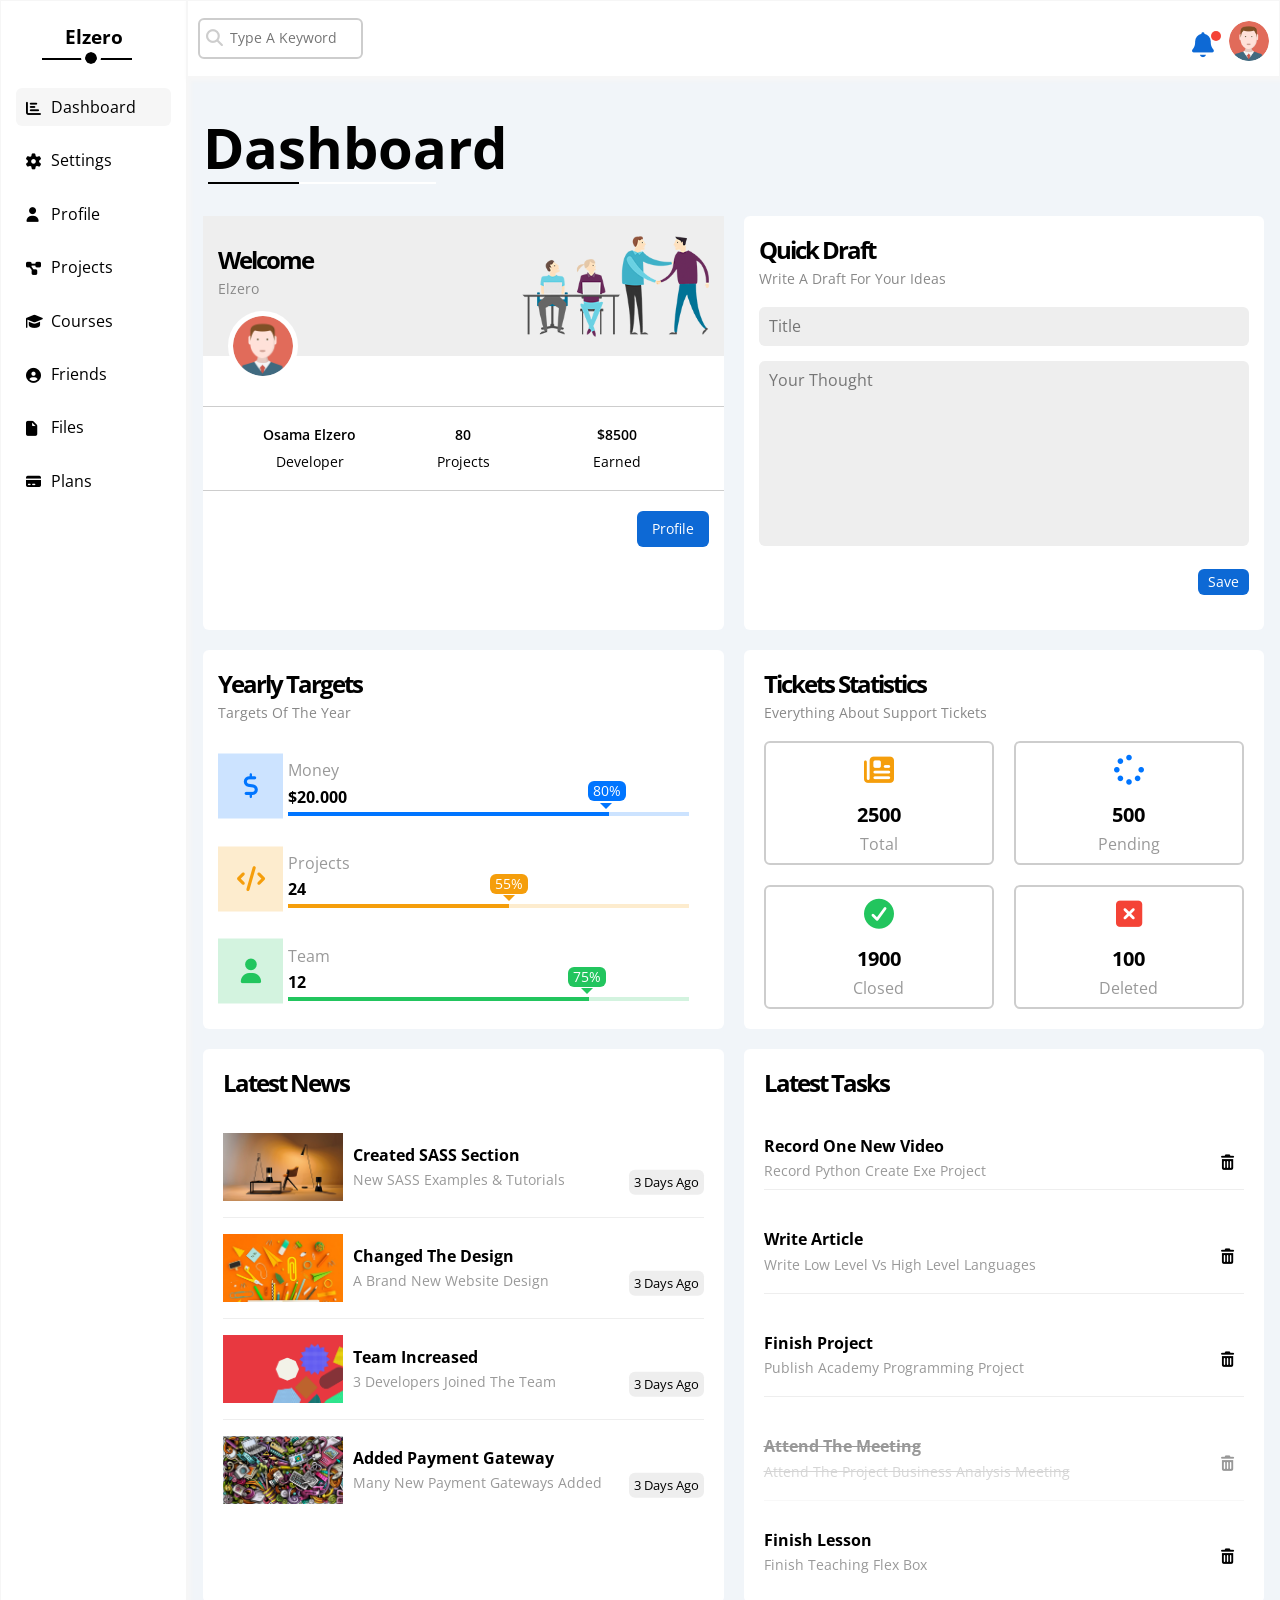
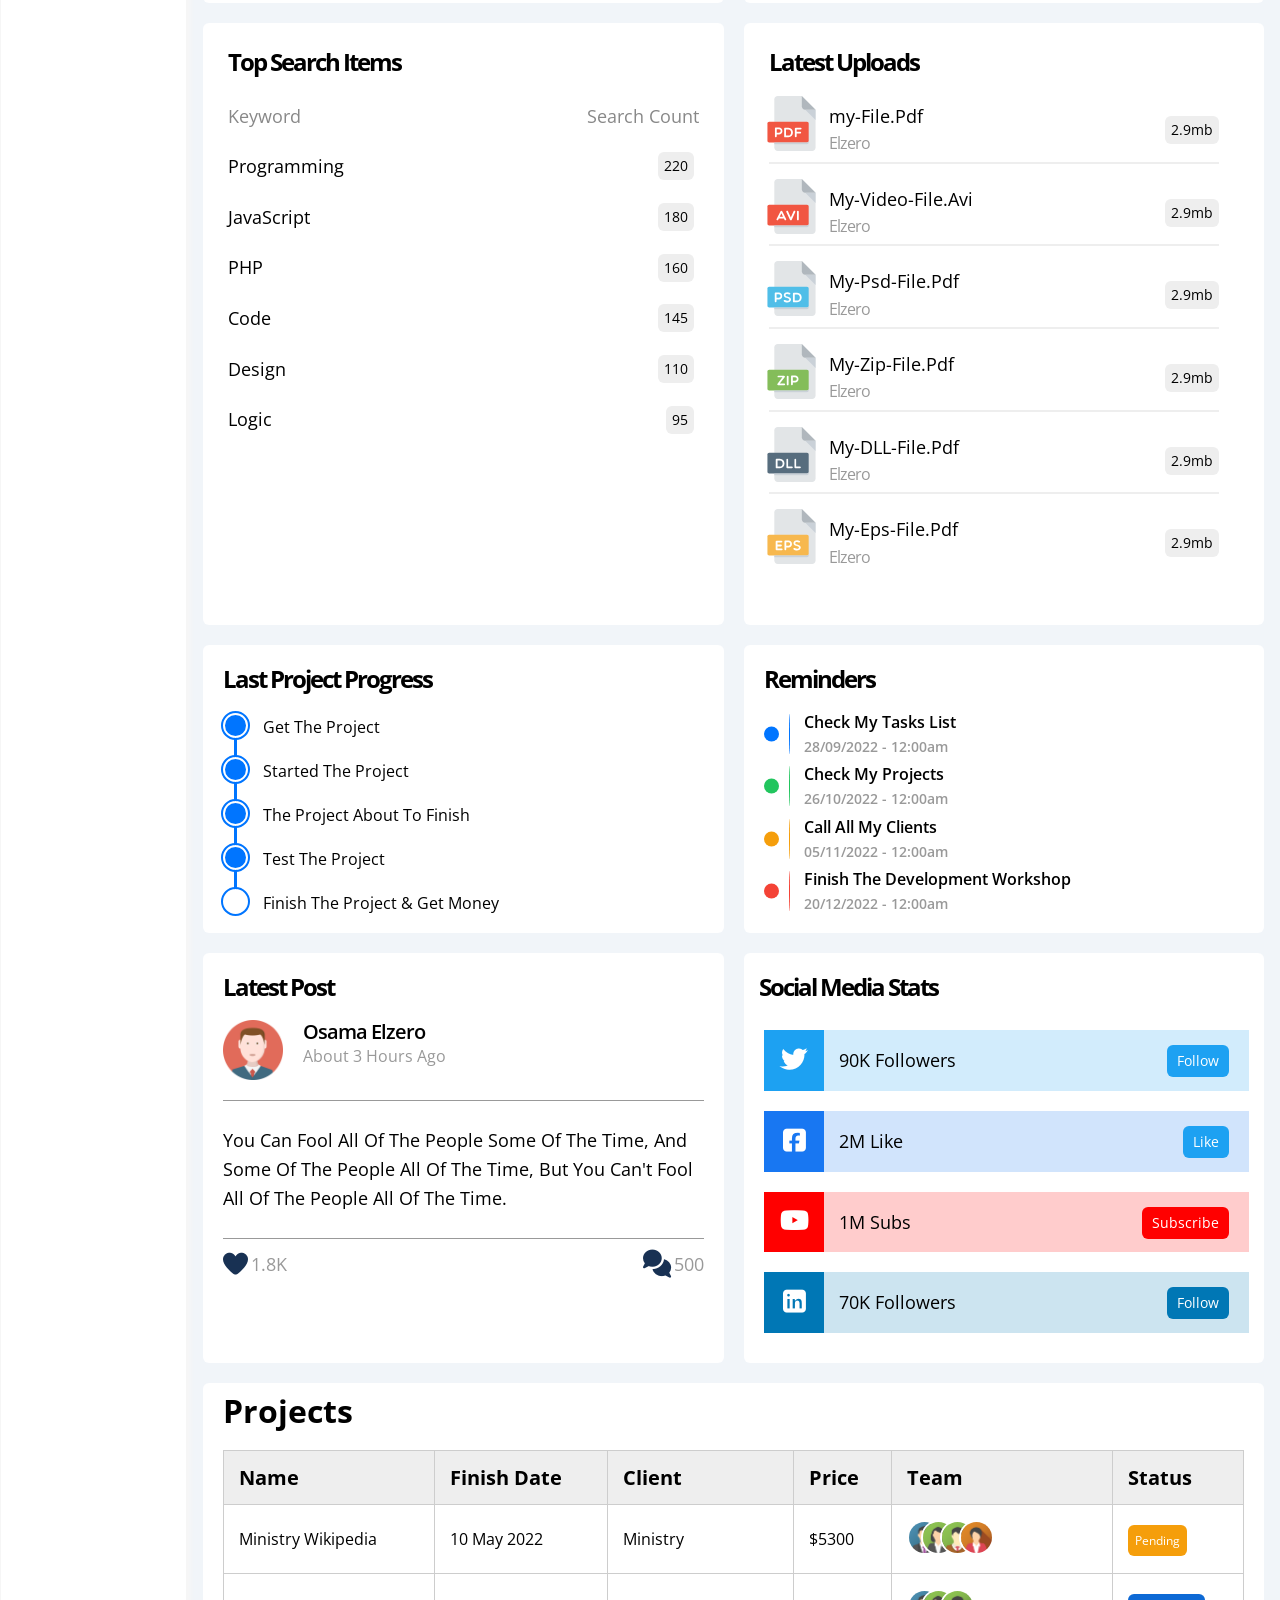
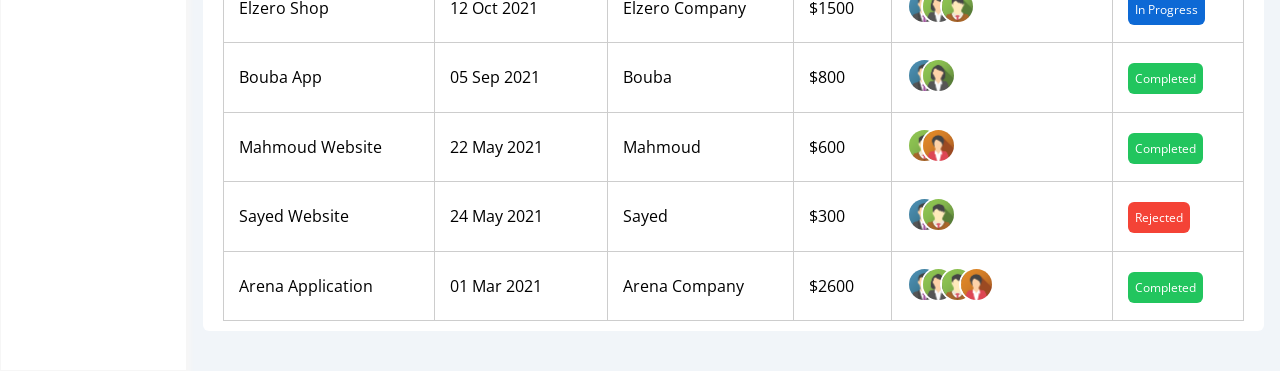
<file: index.html>
<!DOCTYPE html>
<html lang="en">
  <head>
    <meta charset="UTF-8" />
    <meta name="viewport" content="width=device-width, initial-scale=1.0" />
    <title>Dashboard-Template-Four</title>
    <!-- Normalize CSS File -->
    <link rel="stylesheet" href="CSS/normalize.css" />
    <!-- Font Awesome Library - Minified CSS File all.minified.css -->
    <link rel="stylesheet" href="CSS/all.min.css" />
    <!-- Main CSS File -->
    <link rel="stylesheet" href="CSS/main.css" />
    <!-- Framework CSS File - Other CSS Components Framework -->
    <link rel="stylesheet" href="CSS/framework.css" />
    <!-- Google Fonts - Open Sans -->
    <link rel="preconnect" href="https://fonts.googleapis.com" />
    <link rel="preconnect" href="https://fonts.gstatic.com" crossorigin />
    <link
      href="https://fonts.googleapis.com/css2?family=Cairo:wght@200..1000&family=Open+Sans:ital,wght@0,300..800;1,300..800&family=Roboto:ital,wght@0,100..900;1,100..900&family=Work+Sans:ital,wght@0,100..900;1,100..900&display=swap"
      rel="stylesheet"
    />
  </head>
  <body>
    <!-- Dashbord HTML File -->
    <header class="main-header">
      <nav>
        <span>Elzero</span>
        <ul>
          <!-- <li class="active"><a href="index.html">dashboard</a></li> -->
          <li><a href="index.html">dashboard</a></li>
          <li><a href="settings.html">settings</a></li>
          <li><a href="profile.html">profile</a></li>
          <li><a href="projects.html">projects</a></li>
          <li><a href="courses.html">courses</a></li>
          <li><a href="friends.html">friends</a></li>
          <li><a href="files.html">files</a></li>
          <li><a href="plans.html">plans</a></li>
        </ul>
      </nav>
    </header>
    <main>
      <header class="sub-header">
        <form class="left" action="" method="get">
          <input type="search" name="" id="" placeholder="Type A Keyword" />
        </form>
        <div class="right">
          <img src="IMG/Dashboard/avatar.png" alt="Avatar" />
        </div>
      </header>
      <div class="container">
        <h1>dashboard</h1>
        <section class="visuals">
          <article class="welcome">
            <header>
              <div class="text">
                <h2>welcome</h2>
                <span>elzero</span>
              </div>
              <img src="IMG/Dashboard/welcome.png" alt="welcome" />
            </header>
            <div class="content">
              <div class="col">
                <span>osama elzero</span>
                <span>developer</span>
              </div>
              <div class="col">
                <span>80</span>
                <span>projects</span>
              </div>
              <div class="col">
                <span>$8500</span>
                <span>earned</span>
              </div>
            </div>
            <footer>
              <a href="#">profile</a>
            </footer>
          </article>
          <article class="quick">
            <header>
              <h2>quick draft</h2>
              <span>Write A Draft For Your Ideas</span>
            </header>
            <form action="" method="get">
              <input type="text" name="" id="" placeholder="title" />
              <textarea name="" id="" placeholder="your thought"></textarea>
            </form>
            <footer>
              <a href="#">save</a>
            </footer>
          </article>
          <article class="yearly">
            <header>
              <h2>Yearly Targets</h2>
              <span>Targets Of The Year</span>
            </header>
            <div class="content">
              <div class="money">
                <span>money</span>
                <span>$20.000</span>
              </div>
              <div class="projects">
                <span>projects</span>
                <span>24</span>
              </div>
              <div class="team">
                <span>Team</span>
                <span>12</span>
              </div>
            </div>
          </article>
          <article class="tickets">
            <header>
              <h2>Tickets Statistics</h2>
              <span>Everything About Support Tickets</span>
            </header>
            <div class="content">
              <div class="total">
                <span>total</span>
              </div>
              <div class="pending">
                <span>pending</span>
              </div>
              <div class="closed">
                <span>Closed</span>
              </div>
              <div class="deleted">
                <span>Deleted</span>
              </div>
            </div>
          </article>
          <article class="news">
            <header>
              <h2>Latest News</h2>
            </header>
            <div class="content">
              <figure>
                <img src="IMG/Dashboard/news-01.png" alt="News 1" />
                <figcaption>
                  <span>Created SASS Section</span
                  ><span>New SASS Examples & Tutorials</span>
                </figcaption>
              </figure>
              <figure>
                <img src="IMG/Dashboard/news-02.png" alt="News 2" />
                <figcaption>
                  <span>Changed The Design</span
                  ><span>A Brand New Website Design</span>
                </figcaption>
              </figure>
              <figure>
                <img src="IMG/Dashboard/news-03.png" alt="News 3" />
                <figcaption>
                  <span>Team Increased</span
                  ><span>3 Developers Joined The Team</span>
                </figcaption>
              </figure>
              <figure>
                <img src="IMG/Dashboard/news-04.png" alt="News 4" />
                <figcaption>
                  <span>Added Payment Gateway</span
                  ><span>Many New Payment Gateways Added</span>
                </figcaption>
              </figure>
            </div>
          </article>
          <article class="tasks">
            <header>
              <h2>Latest Tasks</h2>
            </header>
            <div class="content">
              <div class="row-1">
                <span>Record One New Video</span>
                <span>Record Python Create Exe Project</span>
              </div>
              <div class="row-2">
                <span>Write Article</span>
                <span>Write Low Level vs High Level Languages</span>
              </div>
              <div class="row-3">
                <span>Finish Project</span>
                <span>Publish Academy Programming Project</span>
              </div>
              <div class="row-4">
                <span>Attend The Meeting</span>
                <span>Attend The Project Business Analysis Meeting</span>
              </div>
              <div class="row-5">
                <span>Finish Lesson</span>
                <span>Finish Teaching Flex Box</span>
              </div>
            </div>
          </article>
          <article class="items">
            <header>
              <h2>Top Search Items</h2>
            </header>
            <div class="content">
              <span>Programming</span>
              <span>JavaScript</span>
              <span>PHP</span>
              <span>Code</span>
              <span>Design</span>
              <span>Logic</span>
            </div>
          </article>
          <article class="files">
            <header>
              <h2>Latest Uploads</h2>
            </header>
            <div class="content">
              <div class="row-1">
                <span>my-file.pdf</span>
              </div>
              <div class="row-2">
                <span>My-Video-File.avi</span>
              </div>
              <div class="row-3">
                <span>My-Psd-File.pdf</span>
              </div>
              <div class="row-4">
                <span>My-Zip-File.pdf</span>
              </div>
              <div class="row-5">
                <span>My-DLL-File.pdf</span>
              </div>
              <div class="row-6">
                <span>My-Eps-File.pdf</span>
              </div>
            </div>
          </article>
          <article class="progress">
            <header>
              <h2>Last Project Progress</h2>
            </header>
            <div class="content">
              <span>Get The Project</span>
              <span>Started The Project</span>
              <span>The Project About To Finish</span>
              <span>Test The Project</span>
              <span>Finish The Project & Get Money</span>
            </div>
          </article>
          <article class="reminders">
            <header>
              <h2>Reminders</h2>
            </header>
            <div class="content">
              <p>
                Check My Tasks List
                <time datetime="28/09/2022 - 12:00am"
                  >28/09/2022 - 12:00am</time
                >
              </p>
              <p>
                Check My Projects
                <time datetime="26/10/2022 - 12:00am"
                  >26/10/2022 - 12:00am</time
                >
              </p>
              <p>
                Call All My Clients
                <time datetime="05/11/2022 - 12:00am"
                  >05/11/2022 - 12:00am</time
                >
              </p>
              <p>
                Finish The Development Workshop
                <time datetime="20/12/2022 - 12:00am"
                  >20/12/2022 - 12:00am</time
                >
              </p>
            </div>
          </article>
          <article class="post">
            <header>
              <h2>Latest Post</h2>
              <figure>
                <img src="IMG/Dashboard/avatar.png" alt="Avatar" />
                <figcaption>
                  <span>Osama Elzero</span>
                  <span>About 3 Hours Ago</span>
                </figcaption>
              </figure>
            </header>
            <div class="content">
              <p>
                You can fool all of the people some of the time, and some of the
                people all of the time, but you can't fool all of the people all
                of the time.
              </p>
            </div>
            <footer>
              <span>1.8K</span>
              <span>500</span>
            </footer>
          </article>
          <article class="social">
            <header>
              <h2>Social Media Stats</h2>
            </header>
            <div class="content">
              <div class="row-1">
                <span>90K Followers</span>
              </div>
              <div class="row-2">
                <span>2M Like</span>
              </div>
              <div class="row-3">
                <span>1M Subs</span>
              </div>
              <div class="row-4">
                <span>70K Followers</span>
              </div>
            </div>
          </article>
        </section>
        <section class="data">
          <article class="table">
            <h2>Projects</h2>
            <table>
              <thead>
                <tr>
                  <th>Name</th>
                  <th>Finish Date</th>
                  <th>Client</th>
                  <th>Price</th>
                  <th>Team</th>
                  <th>Status</th>
                </tr>
              </thead>
              <tbody>
                <tr>
                  <td>Ministry Wikipedia</td>
                  <td><time datetime="10 May 2022">10 May 2022</time></td>
                  <td>Ministry</td>
                  <td>$5300</td>
                  <td>
                    <img src="IMG/Dashboard/team-01.png" alt="Team1" />
                    <img src="IMG/Dashboard/team-02.png" alt="Team2" />
                    <img src="IMG/Dashboard/team-03.png" alt="Team3" />
                    <img src="IMG/Dashboard/team-04.png" alt="Team4" />
                  </td>
                  <td><span>Pending</span></td>
                </tr>
                <tr>
                  <td>Elzero Shop</td>
                  <td><time datetime="12 Oct 2021">12 Oct 2021</time></td>
                  <td>Elzero Company</td>
                  <td>$1500</td>
                  <td>
                    <img src="IMG/Dashboard/team-01.png" alt="Team1" />
                    <img src="IMG/Dashboard/team-02.png" alt="Team2" />
                    <img src="IMG/Dashboard/team-03.png" alt="Team3" />
                  </td>
                  <td><span>In Progress</span></td>
                </tr>
                <tr>
                  <td>Bouba App</td>
                  <td><time datetime="05 Sep 2021">05 Sep 2021</time></td>
                  <td>Bouba</td>
                  <td>$800</td>
                  <td>
                    <img src="IMG/Dashboard/team-01.png" alt="Team1" />
                    <img src="IMG/Dashboard/team-02.png" alt="Team2" />
                  </td>
                  <td><span> Completed</span></td>
                </tr>
                <tr>
                  <td>Mahmoud Website</td>
                  <td><time datetime="22 May 2021">22 May 2021</time></td>
                  <td>Mahmoud</td>
                  <td>$600</td>
                  <td>
                    <img src="IMG/Dashboard/team-03.png" alt="Team3" />
                    <img src="IMG/Dashboard/team-04.png" alt="Team4" />
                  </td>
                  <td><span>Completed</span></td>
                </tr>
                <tr>
                  <td>Sayed Website</td>
                  <td><time datetime="24 May 2021">24 May 2021</time></td>
                  <td>Sayed</td>
                  <td>$300</td>
                  <td>
                    <img src="IMG/Dashboard/team-01.png" alt="Team1" />
                    <img src="IMG/Dashboard/team-03.png" alt="Team3" />
                  </td>
                  <td><span>Rejected</span></td>
                </tr>
                <tr>
                  <td>Arena Application</td>
                  <td><time datetime="01 Mar 2021">01 Mar 2021</time></td>
                  <td>Arena Company</td>
                  <td>$2600</td>
                  <td>
                    <img src="IMG/Dashboard/team-01.png" alt="Team1" />
                    <img src="IMG/Dashboard/team-02.png" alt="Team2" />
                    <img src="IMG/Dashboard/team-03.png" alt="Team3" />
                    <img src="IMG/Dashboard/team-04.png" alt="Team4" />
                  </td>
                  <td><span>Completed</span></td>
                </tr>
              </tbody>
            </table>
          </article>
        </section>
      </div>
    </main>
    <script src="JS/app.js"></script>
  </body>
</html>
</file>
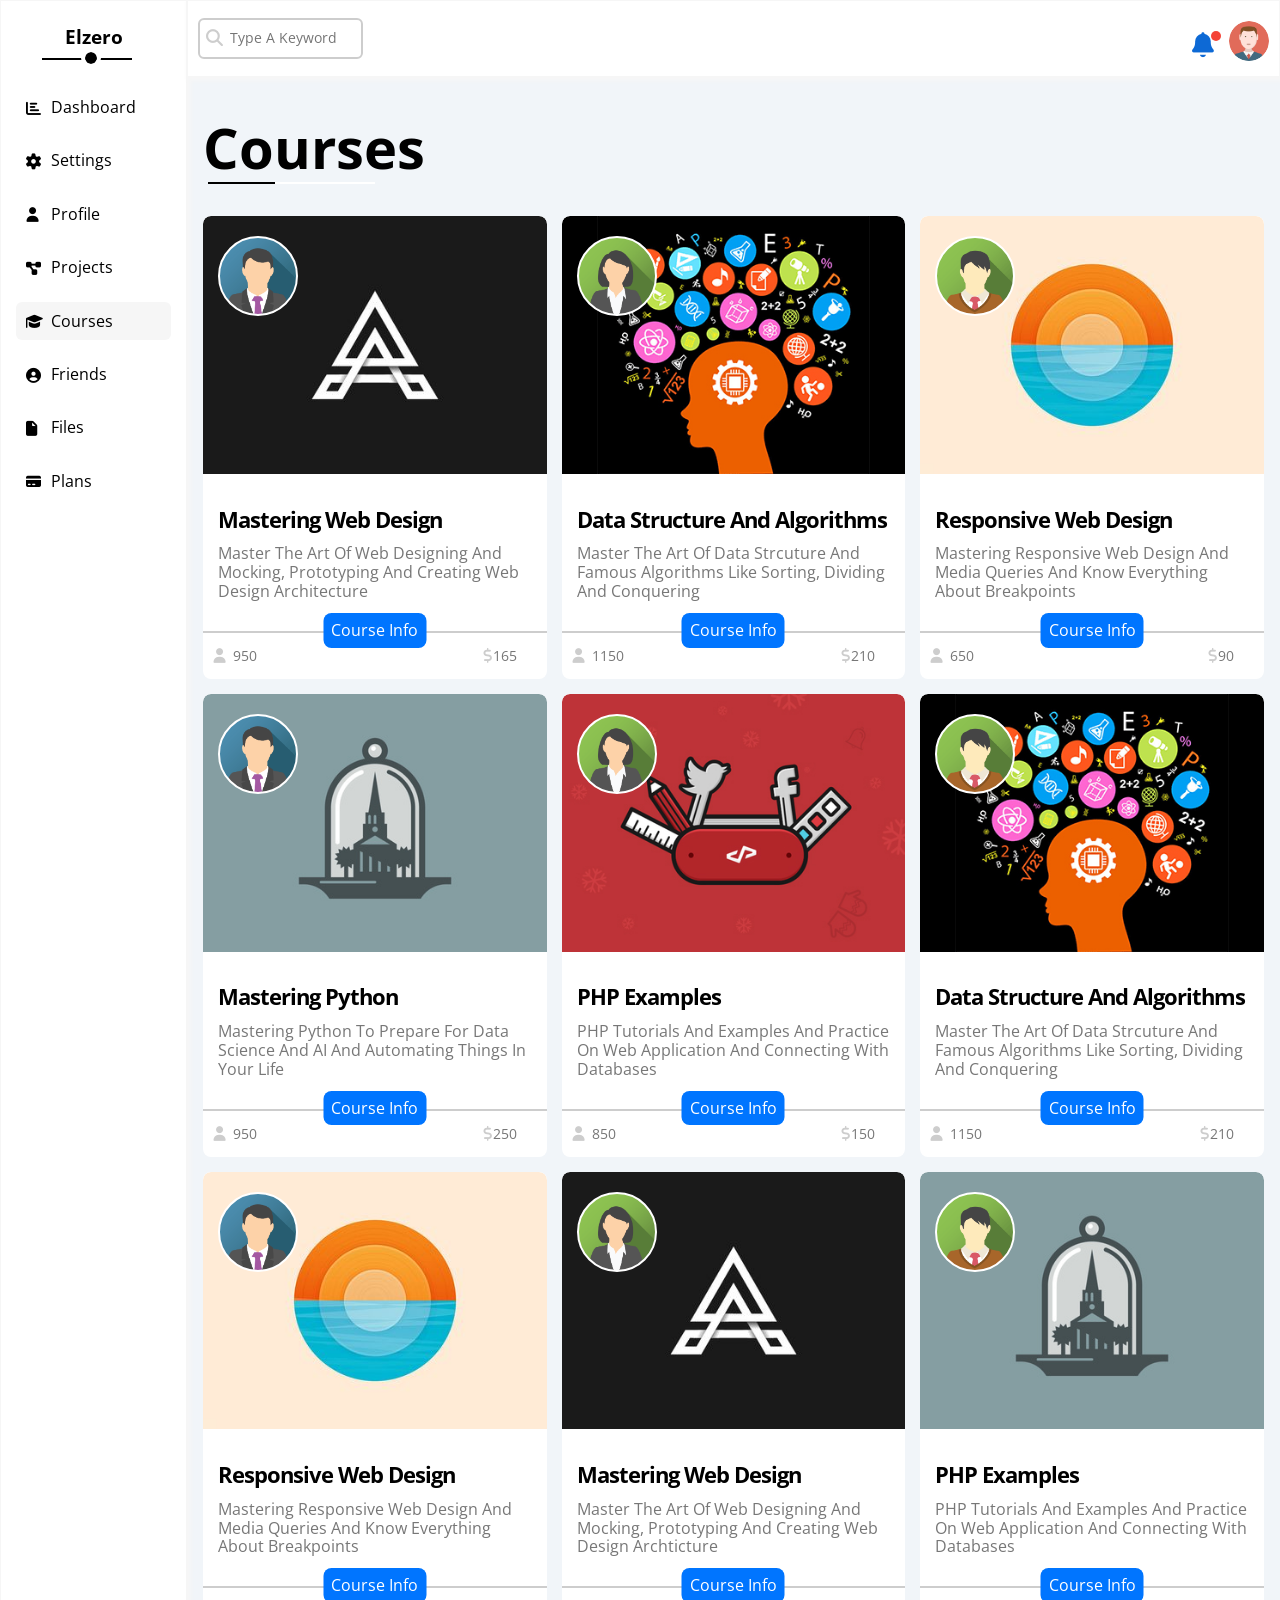
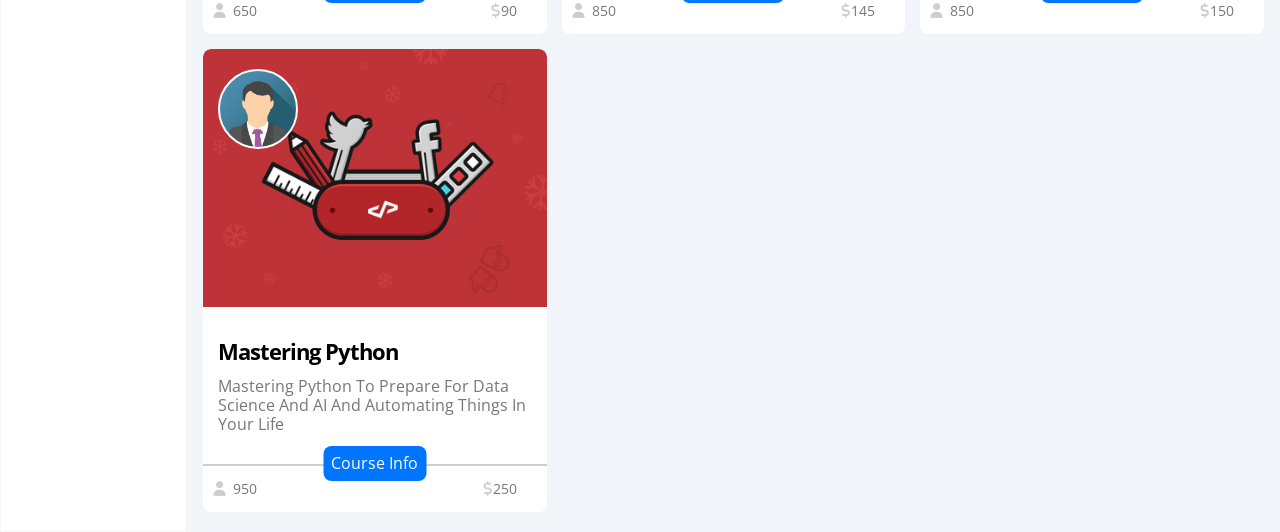
<file: courses.html>
<!DOCTYPE html>
<html lang="en">
  <head>
    <meta charset="UTF-8" />
    <meta name="viewport" content="width=device-width, initial-scale=1.0" />
    <title>Courses</title>
    <!-- Normalize CSS File -->
    <link rel="stylesheet" href="CSS/normalize.css" />
    <!-- Font Awesome Library - Minified CSS File all.minified.css -->
    <link rel="stylesheet" href="CSS/all.min.css" />
    <!-- Main CSS File -->
    <link rel="stylesheet" href="CSS/courses.css" />
    <!-- Framework CSS File - Other CSS Components Framework -->
    <link rel="stylesheet" href="CSS/framework.css" />
    <!-- Google Fonts - Open Sans -->
    <link rel="preconnect" href="https://fonts.googleapis.com" />
    <link rel="preconnect" href="https://fonts.gstatic.com" crossorigin />
    <link
      href="https://fonts.googleapis.com/css2?family=Cairo:wght@200..1000&family=Open+Sans:ital,wght@0,300..800;1,300..800&family=Roboto:ital,wght@0,100..900;1,100..900&family=Work+Sans:ital,wght@0,100..900;1,100..900&display=swap"
      rel="stylesheet"
    />
  </head>
  <body>
    <!-- Dashbord HTML File -->
    <header class="main-header">
      <nav>
        <span>Elzero</span>
        <ul>
          <li><a href="index.html">dashboard</a></li>
          <li><a href="settings.html">settings</a></li>
          <li><a href="profile.html">profile</a></li>
          <li><a href="projects.html">projects</a></li>
          <li><a href="courses.html">courses</a></li>
          <li><a href="friends.html">friends</a></li>
          <li><a href="files.html">files</a></li>
          <li><a href="plans.html">plans</a></li>
        </ul>
      </nav>
    </header>
    <main>
      <header class="sub-header">
        <form class="left" action="" method="get">
          <input type="search" name="" id="" placeholder="Type A Keyword" />
        </form>
        <div class="right">
          <img src="IMG/Dashboard/avatar.png" alt="Avatar" />
        </div>
      </header>
      <div class="container">
        <h1>Courses</h1>
        <section class="courses">
          <article>
            <figure>
              <img src="IMG/Courses/course-01.jpg" alt="Image" />
            </figure>
            <div class="content">
              <h2>Mastering Web Design</h2>
              <p>
                Master The Art Of Web Designing And Mocking, Prototyping And
                Creating Web Design Architecture
              </p>
            </div>
            <footer>
              <span>950</span>
              <span>165</span>
            </footer>
          </article>
          <article>
            <figure>
              <img src="IMG/Courses/course-02.jpg" alt="Image" />
            </figure>
            <div class="content">
              <h2>Data Structure And Algorithms</h2>
              <p>
                Master The Art Of Data Strcuture And Famous Algorithms Like
                Sorting, Dividing And Conquering
              </p>
            </div>
            <footer>
              <span>1150</span>
              <span>210</span>
            </footer>
          </article>
          <article>
            <figure>
              <img src="IMG/Courses/course-03.jpg" alt="Image" />
            </figure>
            <div class="content">
              <h2>Responsive Web Design</h2>
              <p>
                Mastering Responsive Web Design And Media Queries And Know
                Everything About Breakpoints
              </p>
            </div>
            <footer>
              <span>650</span>
              <span>90</span>
            </footer>
          </article>
          <article>
            <figure>
              <img src="IMG/Courses/course-04.jpg" alt="Image" />
            </figure>
            <div class="content">
              <h2>Mastering Python</h2>
              <p>
                Mastering Python To Prepare For Data Science And AI And
                Automating Things in Your Life
              </p>
            </div>
            <footer>
              <span>950</span>
              <span>250</span>
            </footer>
          </article>
          <article>
            <figure>
              <img src="IMG/Courses/course-05.jpg" alt="Image" />
            </figure>
            <div class="content">
              <h2>PHP Examples</h2>
              <p>
                PHP Tutorials And Examples And Practice On Web Application And
                Connecting With Databases
              </p>
            </div>
            <footer>
              <span>850</span>
              <span>150</span>
            </footer>
          </article>
          <article>
            <figure>
              <img src="IMG/Courses/course-02.jpg" alt="Image" />
            </figure>
            <div class="content">
              <h2>Data Structure And Algorithms</h2>
              <p>
                Master The Art Of Data Strcuture And Famous Algorithms Like
                Sorting, Dividing And Conquering
              </p>
            </div>
            <footer>
              <span>1150</span>
              <span>210</span>
            </footer>
          </article>
          <article>
            <figure>
              <img src="IMG/Courses/course-03.jpg" alt="Image" />
            </figure>
            <div class="content">
              <h2>Responsive Web Design</h2>
              <p>
                Mastering Responsive Web Design And Media Queries And Know
                Everything About Breakpoints
              </p>
            </div>
            <footer>
              <span>650</span>
              <span>90</span>
            </footer>
          </article>
          <article>
            <figure>
              <img src="IMG/Courses/course-01.jpg" alt="Image" />
            </figure>
            <div class="content">
              <h2>Mastering Web Design</h2>
              <p>
                Master The Art Of Web Designing And Mocking, Prototyping And
                Creating Web Design Archticture
              </p>
            </div>
            <footer>
              <span>850</span>
              <span>145</span>
            </footer>
          </article>
          <article>
            <figure>
              <img src="IMG/Courses/course-04.jpg" alt="Image" />
            </figure>
            <div class="content">
              <h2>PHP Examples</h2>
              <p>
                PHP Tutorials And Examples And Practice On Web Application And
                Connecting With Databases
              </p>
            </div>
            <footer>
              <span>850</span>
              <span>150</span>
            </footer>
          </article>
          <article>
            <figure>
              <img src="IMG/Courses/course-05.jpg" alt="Image" />
            </figure>
            <div class="content">
              <h2>Mastering Python</h2>
              <p>
                Mastering Python To Prepare For Data Science And AI And
                Automating Things in Your Life
              </p>
            </div>
            <footer>
              <span>950</span>
              <span>250</span>
            </footer>
          </article>
        </section>
      </div>
    </main>
    <script src="JS/app.js"></script>
  </body>
</html>
</file>
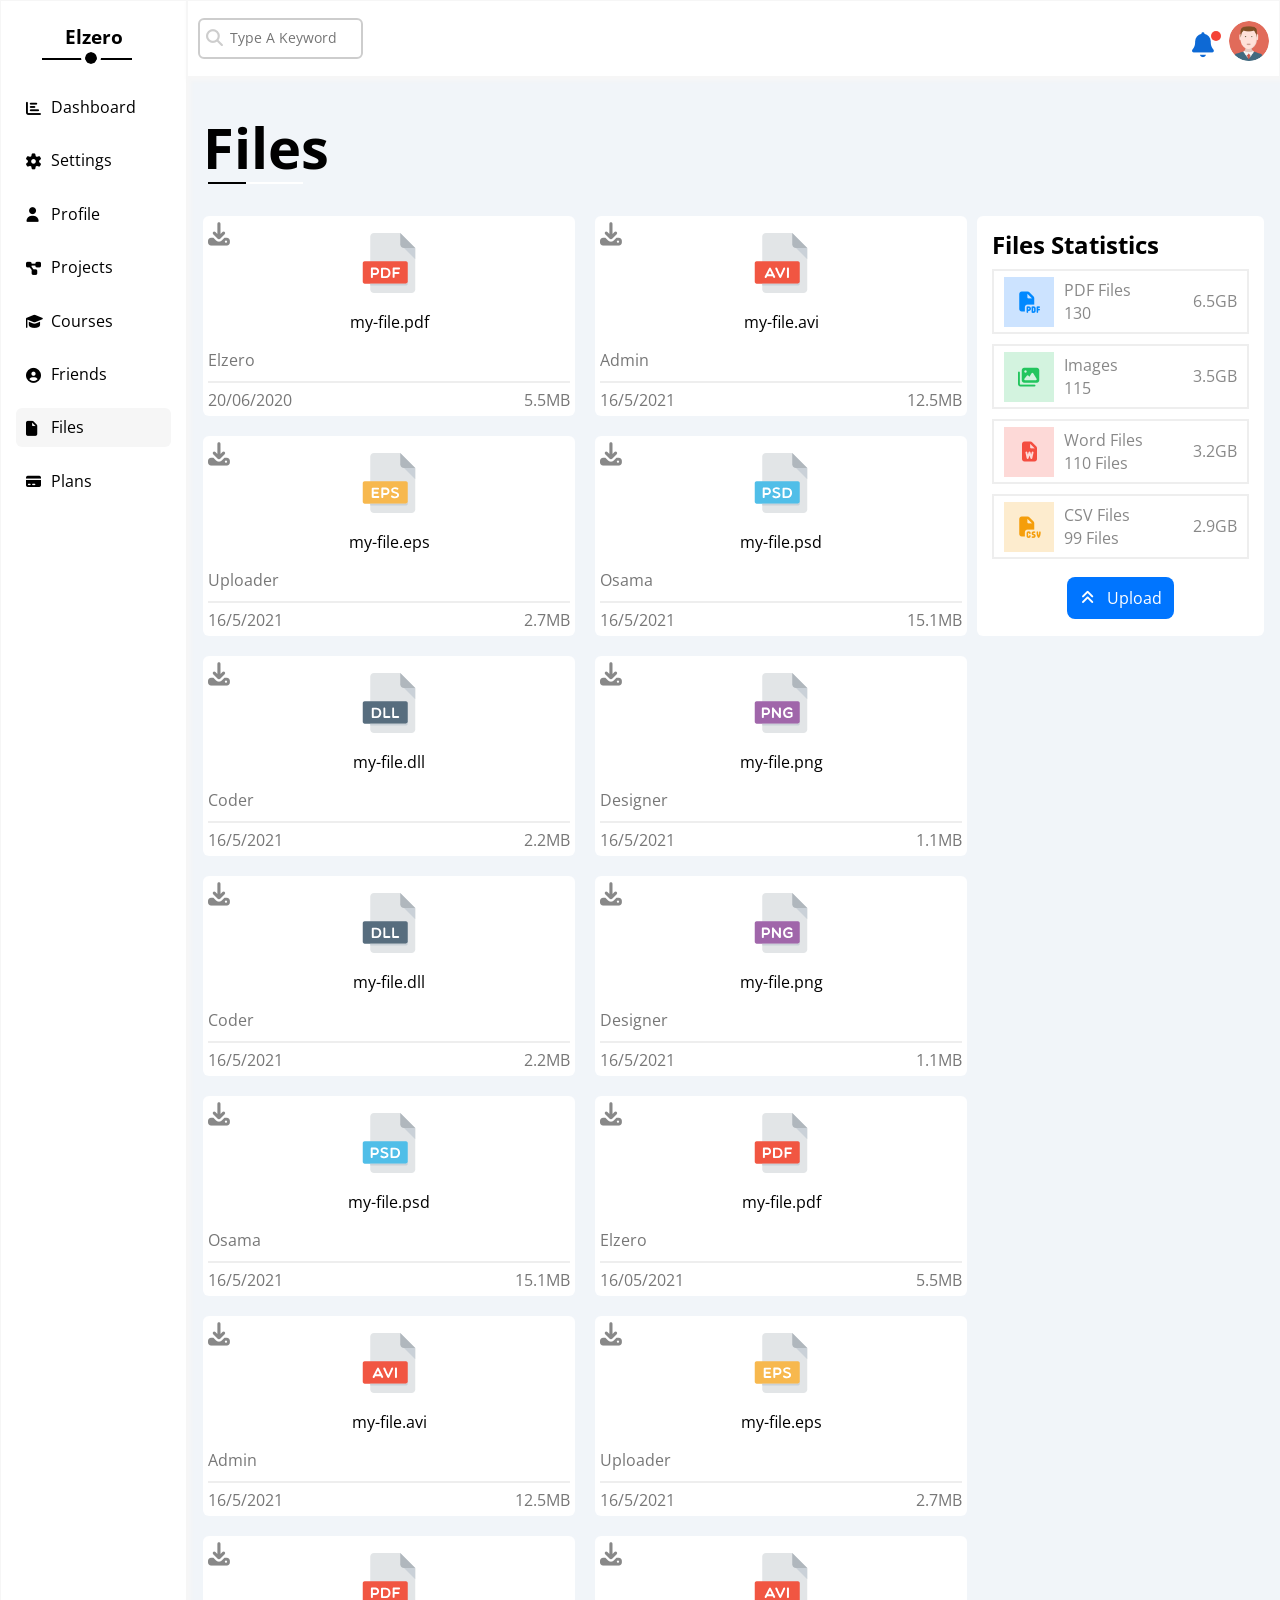
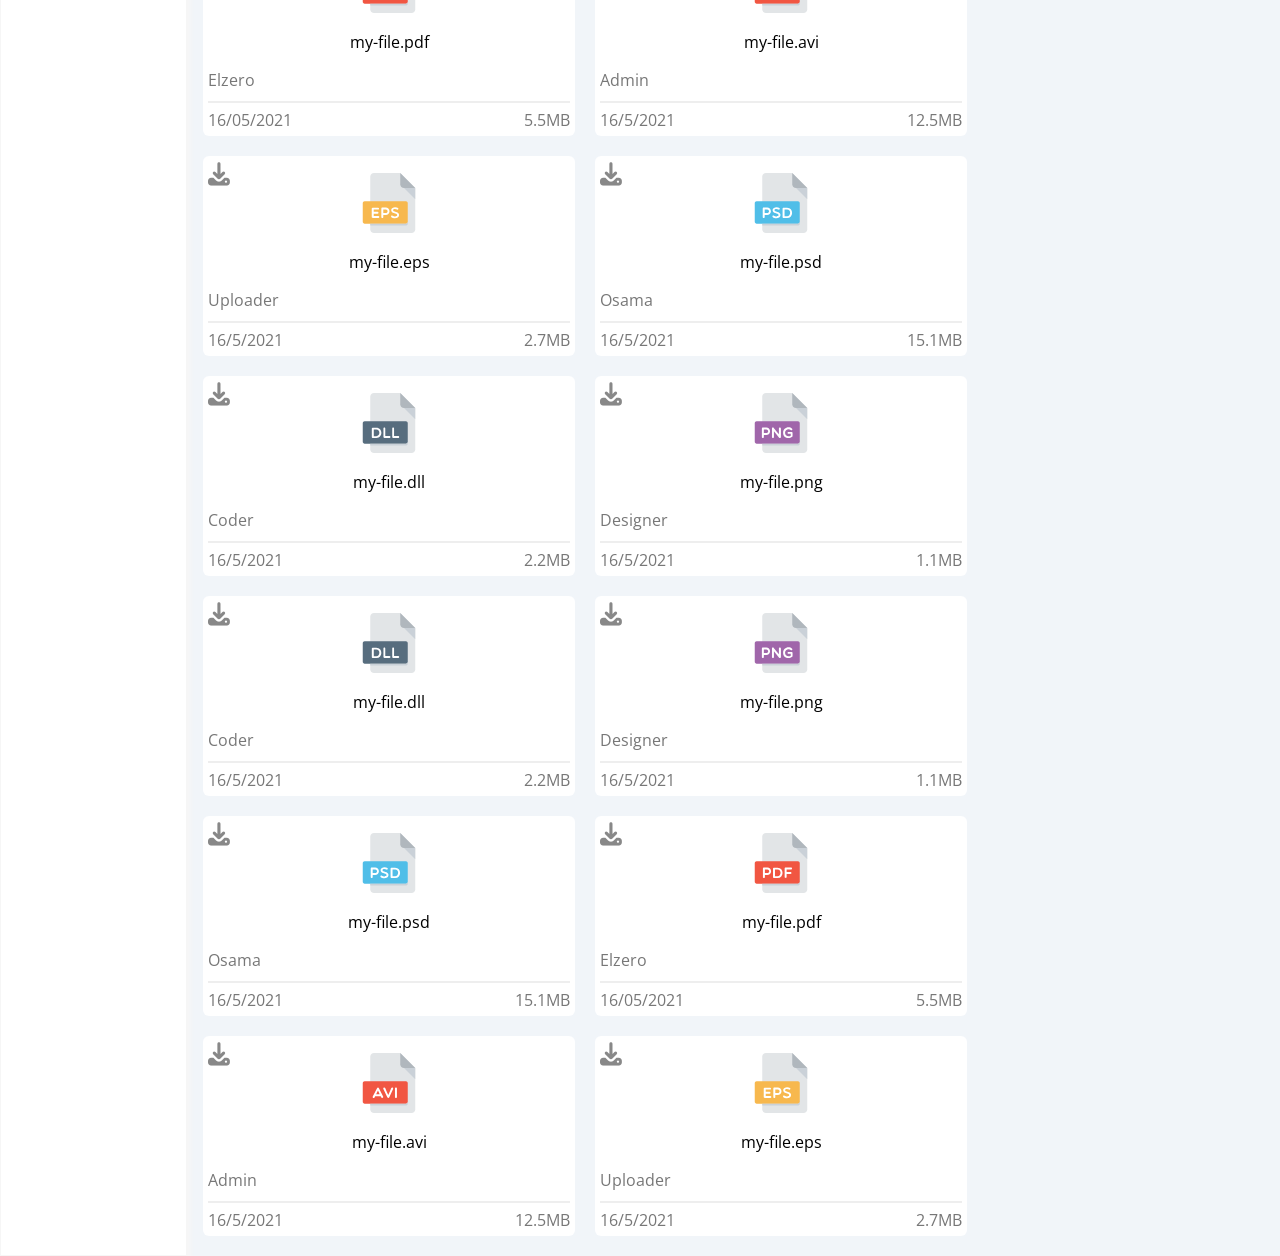
<file: files.html>
<!DOCTYPE html>
<html lang="en">
  <head>
    <meta charset="UTF-8" />
    <meta name="viewport" content="width=device-width, initial-scale=1.0" />
    <title>Files</title>
    <!-- Normalize CSS File -->
    <link rel="stylesheet" href="CSS/normalize.css" />
    <!-- Font Awesome Library - Minified CSS File all.minified.css -->
    <link rel="stylesheet" href="CSS/all.min.css" />
    <!-- Main CSS File -->
    <link rel="stylesheet" href="CSS/files.css" />
    <!-- Framework CSS File - Other CSS Components Framework -->
    <link rel="stylesheet" href="CSS/framework.css" />
    <!-- Google Fonts - Open Sans -->
    <link rel="preconnect" href="https://fonts.googleapis.com" />
    <link rel="preconnect" href="https://fonts.gstatic.com" crossorigin />
    <link
      href="https://fonts.googleapis.com/css2?family=Cairo:wght@200..1000&family=Open+Sans:ital,wght@0,300..800;1,300..800&family=Roboto:ital,wght@0,100..900;1,100..900&family=Work+Sans:ital,wght@0,100..900;1,100..900&display=swap"
      rel="stylesheet"
    />
  </head>
  <body>
    <!-- Dashbord HTML File -->
    <header class="main-header">
      <nav>
        <span>Elzero</span>
        <ul>
          <li><a href="index.html">dashboard</a></li>
          <li><a href="settings.html">settings</a></li>
          <li><a href="profile.html">profile</a></li>
          <li><a href="projects.html">projects</a></li>
          <li><a href="courses.html">courses</a></li>
          <li><a href="friends.html">friends</a></li>
          <li><a href="files.html">files</a></li>
          <li><a href="plans.html">plans</a></li>
        </ul>
      </nav>
    </header>
    <main>
      <header class="sub-header">
        <form class="left" action="" method="get">
          <input type="search" name="" id="" placeholder="Type A Keyword" />
        </form>
        <div class="right">
          <img src="IMG/Dashboard/avatar.png" alt="Avatar" />
        </div>
      </header>
      <div class="container">
        <h1>Files</h1>
        <div class="sections">
          <section class="files">
            <article>
              <figure>
                <img src="IMG/Files/pdf.svg" alt="Image" />
                <figcaption>my-file.pdf</figcaption>
                <span>Elzero</span>
              </figure>
              <footer>
                <time datetime="20/06/2020">20/06/2020</time>
                <span>5.5MB</span>
              </footer>
            </article>
            <article>
              <figure>
                <img src="IMG/Files/avi.svg" alt="Image" />
                <figcaption>my-file.avi</figcaption>
                <span>Admin</span>
              </figure>
              <footer>
                <time datetime="16/5/2021">16/5/2021</time>
                <span>12.5MB</span>
              </footer>
            </article>
            <article>
              <figure>
                <img src="IMG/Files/eps.svg" alt="Image" />
                <figcaption>my-file.eps</figcaption>
                <span>Uploader</span>
              </figure>
              <footer>
                <time datetime="16/5/2021">16/5/2021</time>
                <span>2.7MB</span>
              </footer>
            </article>
            <article>
              <figure>
                <img src="IMG/Files/psd.svg" alt="Image" />
                <figcaption>my-file.psd</figcaption>
                <span>Osama</span>
              </figure>
              <footer>
                <time datetime="16/5/2021">16/5/2021</time>
                <span>15.1MB</span>
              </footer>
            </article>
            <article>
              <figure>
                <img src="IMG/Files/dll.svg" alt="Image" />
                <figcaption>my-file.dll</figcaption>
                <span>Coder</span>
              </figure>
              <footer>
                <time datetime="16/5/2021">16/5/2021</time>
                <span>2.2MB</span>
              </footer>
            </article>
            <article>
              <figure>
                <img src="IMG/Files/png.svg" alt="Image" />
                <figcaption>my-file.png</figcaption>
                <span>Designer</span>
              </figure>
              <footer>
                <time datetime="16/5/2021">16/5/2021</time>
                <span>1.1MB</span>
              </footer>
            </article>
            <article>
              <figure>
                <img src="IMG/Files/dll.svg" alt="Image" />
                <figcaption>my-file.dll</figcaption>
                <span>Coder</span>
              </figure>
              <footer>
                <time datetime="16/5/2021">16/5/2021</time>
                <span>2.2MB</span>
              </footer>
            </article>
            <article>
              <figure>
                <img src="IMG/Files/png.svg" alt="Image" />
                <figcaption>my-file.png</figcaption>
                <span>Designer</span>
              </figure>
              <footer>
                <time datetime="16/5/2021">16/5/2021</time>
                <span>1.1MB</span>
              </footer>
            </article>
            <article>
              <figure>
                <img src="IMG/Files/psd.svg" alt="Image" />
                <figcaption>my-file.psd</figcaption>
                <span>Osama</span>
              </figure>
              <footer>
                <time datetime="16/5/2021">16/5/2021</time>
                <span>15.1MB</span>
              </footer>
            </article>
            <article>
              <figure>
                <img src="IMG/Files/pdf.svg" alt="Image" />
                <figcaption>my-file.pdf</figcaption>
                <span>Elzero</span>
              </figure>
              <footer>
                <time datetime="16/05/2021">16/05/2021</time>
                <span>5.5MB</span>
              </footer>
            </article>
            <article>
              <figure>
                <img src="IMG/Files/avi.svg" alt="Image" />
                <figcaption>my-file.avi</figcaption>
                <span>Admin</span>
              </figure>
              <footer>
                <time datetime="16/5/2021">16/5/2021</time>
                <span>12.5MB</span>
              </footer>
            </article>
            <article>
              <figure>
                <img src="IMG/Files/eps.svg" alt="Image" />
                <figcaption>my-file.eps</figcaption>
                <span>Uploader</span>
              </figure>
              <footer>
                <time datetime="16/5/2021">16/5/2021</time>
                <span>2.7MB</span>
              </footer>
            </article>
            <article>
              <figure>
                <img src="IMG/Files/pdf.svg" alt="Image" />
                <figcaption>my-file.pdf</figcaption>
                <span>Elzero</span>
              </figure>
              <footer>
                <time datetime="16/05/2021">16/05/2021</time>
                <span>5.5MB</span>
              </footer>
            </article>
            <article>
              <figure>
                <img src="IMG/Files/avi.svg" alt="Image" />
                <figcaption>my-file.avi</figcaption>
                <span>Admin</span>
              </figure>
              <footer>
                <time datetime="16/5/2021">16/5/2021</time>
                <span>12.5MB</span>
              </footer>
            </article>
            <article>
              <figure>
                <img src="IMG/Files/eps.svg" alt="Image" />
                <figcaption>my-file.eps</figcaption>
                <span>Uploader</span>
              </figure>
              <footer>
                <time datetime="16/5/2021">16/5/2021</time>
                <span>2.7MB</span>
              </footer>
            </article>
            <article>
              <figure>
                <img src="IMG/Files/psd.svg" alt="Image" />
                <figcaption>my-file.psd</figcaption>
                <span>Osama</span>
              </figure>
              <footer>
                <time datetime="16/5/2021">16/5/2021</time>
                <span>15.1MB</span>
              </footer>
            </article>
            <article>
              <figure>
                <img src="IMG/Files/dll.svg" alt="Image" />
                <figcaption>my-file.dll</figcaption>
                <span>Coder</span>
              </figure>
              <footer>
                <time datetime="16/5/2021">16/5/2021</time>
                <span>2.2MB</span>
              </footer>
            </article>
            <article>
              <figure>
                <img src="IMG/Files/png.svg" alt="Image" />
                <figcaption>my-file.png</figcaption>
                <span>Designer</span>
              </figure>
              <footer>
                <time datetime="16/5/2021">16/5/2021</time>
                <span>1.1MB</span>
              </footer>
            </article>
            <article>
              <figure>
                <img src="IMG/Files/dll.svg" alt="Image" />
                <figcaption>my-file.dll</figcaption>
                <span>Coder</span>
              </figure>
              <footer>
                <time datetime="16/5/2021">16/5/2021</time>
                <span>2.2MB</span>
              </footer>
            </article>
            <article>
              <figure>
                <img src="IMG/Files/png.svg" alt="Image" />
                <figcaption>my-file.png</figcaption>
                <span>Designer</span>
              </figure>
              <footer>
                <time datetime="16/5/2021">16/5/2021</time>
                <span>1.1MB</span>
              </footer>
            </article>
            <article>
              <figure>
                <img src="IMG/Files/psd.svg" alt="Image" />
                <figcaption>my-file.psd</figcaption>
                <span>Osama</span>
              </figure>
              <footer>
                <time datetime="16/5/2021">16/5/2021</time>
                <span>15.1MB</span>
              </footer>
            </article>
            <article>
              <figure>
                <img src="IMG/Files/pdf.svg" alt="Image" />
                <figcaption>my-file.pdf</figcaption>
                <span>Elzero</span>
              </figure>
              <footer>
                <time datetime="16/05/2021">16/05/2021</time>
                <span>5.5MB</span>
              </footer>
            </article>
            <article>
              <figure>
                <img src="IMG/Files/avi.svg" alt="Image" />
                <figcaption>my-file.avi</figcaption>
                <span>Admin</span>
              </figure>
              <footer>
                <time datetime="16/5/2021">16/5/2021</time>
                <span>12.5MB</span>
              </footer>
            </article>
            <article>
              <figure>
                <img src="IMG/Files/eps.svg" alt="Image" />
                <figcaption>my-file.eps</figcaption>
                <span>Uploader</span>
              </figure>
              <footer>
                <time datetime="16/5/2021">16/5/2021</time>
                <span>2.7MB</span>
              </footer>
            </article>
          </section>
          <section class="stats">
            <h2>Files Statistics</h2>
            <div class="row-1">
              <div class="details">
                <span>PDF Files</span>
                <span>130</span>
              </div>
              <span>6.5GB</span>
            </div>
            <div class="row-2">
              <div class="details">
                <span>Images</span>
                <span>115</span>
              </div>
              <span>3.5GB</span>
            </div>
            <div class="row-3">
              <div class="details">
                <span>Word Files</span>
                <span>110 Files</span>
              </div>
              <span>3.2GB</span>
            </div>
            <div class="row-4">
              <div class="details">
                <span>CSV Files</span>
                <span>99 Files</span>
              </div>
              <span>2.9GB</span>
            </div>
            <a href="#">Upload</a>
          </section>
        </div>
      </div>
    </main>
    <script src="JS/app.js"></script>
  </body>
</html>
</file>
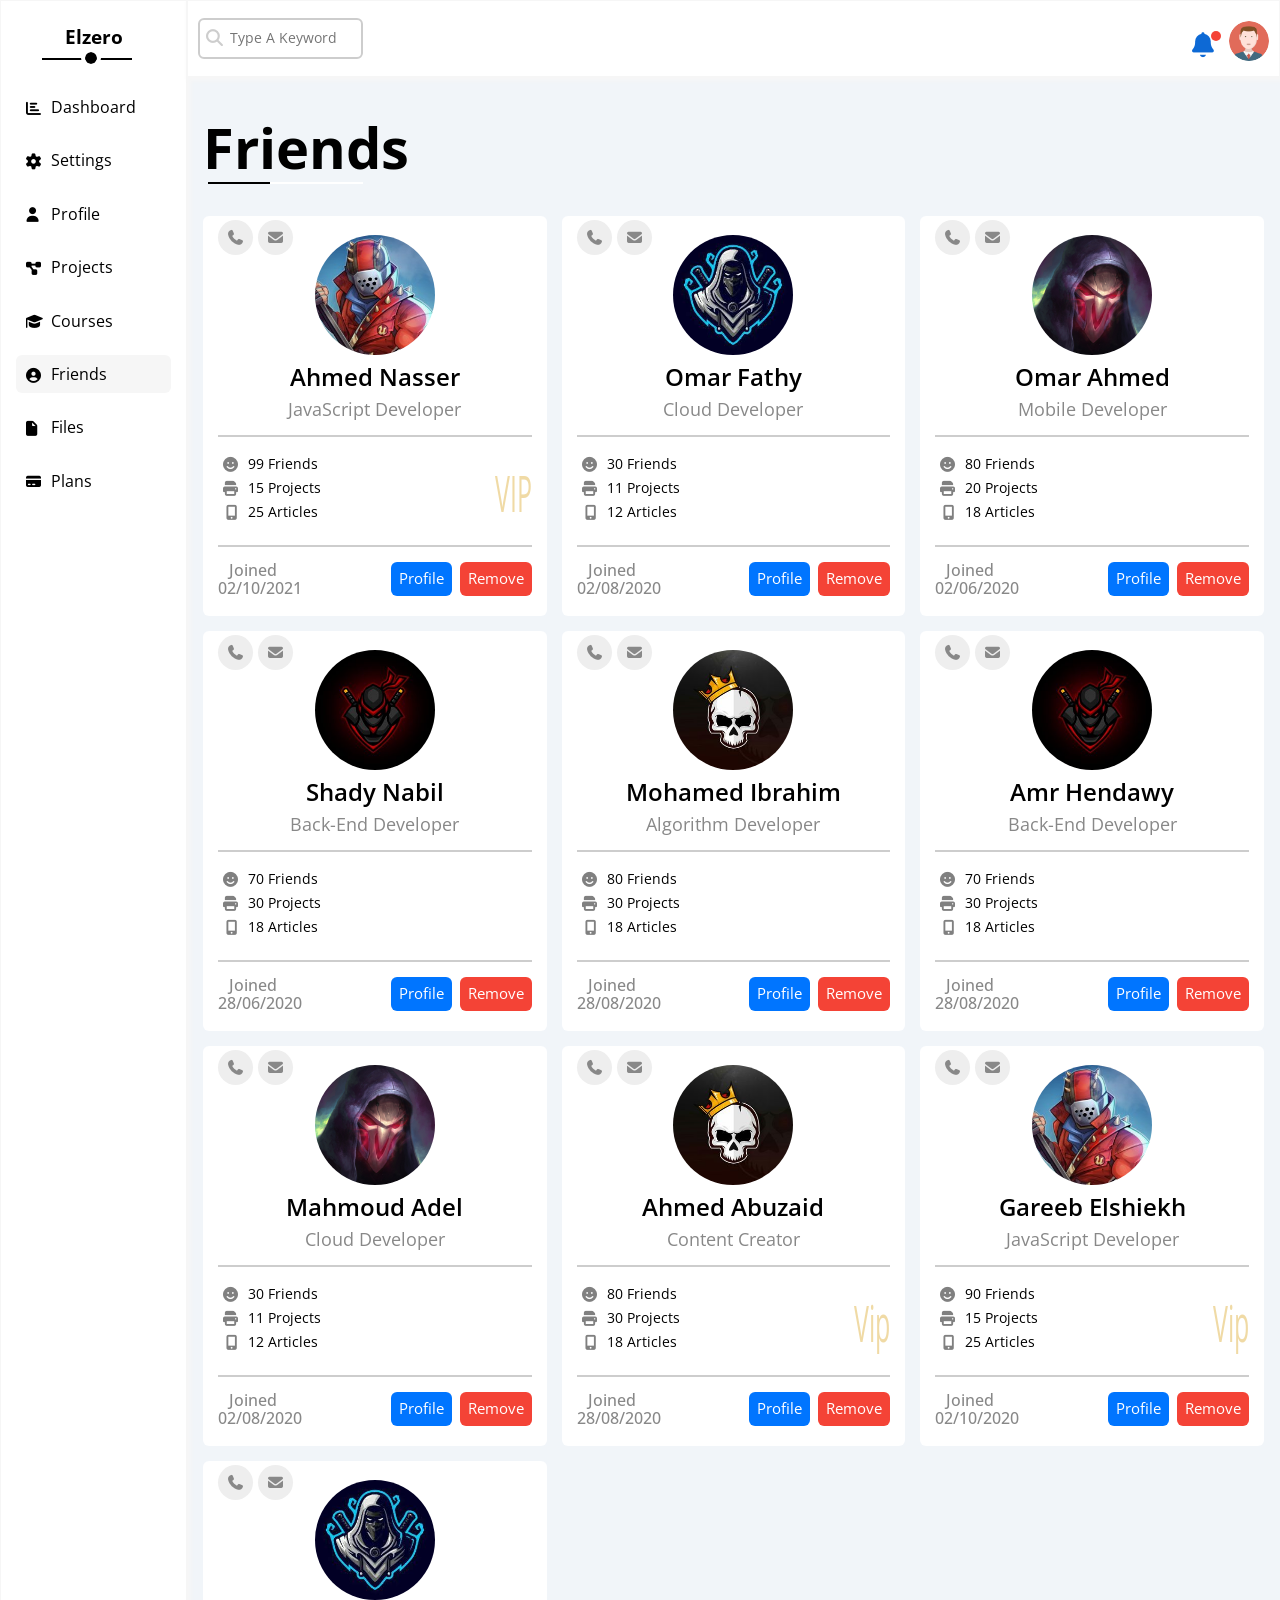
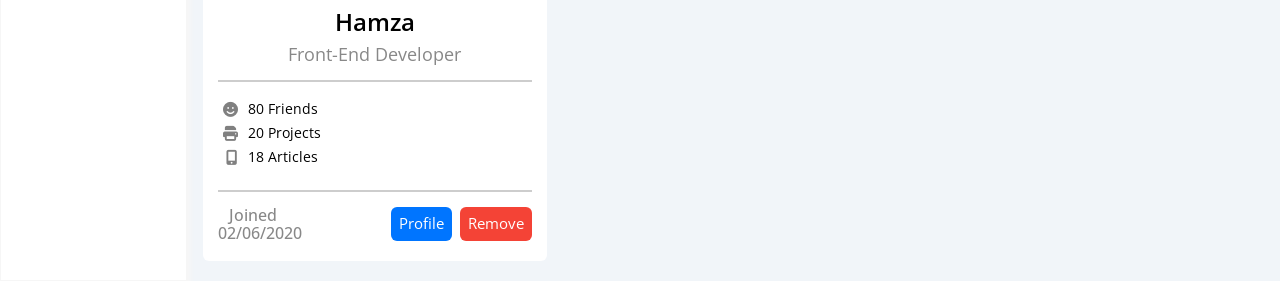
<file: friends.html>
<!DOCTYPE html>
<html lang="en">
  <head>
    <meta charset="UTF-8" />
    <meta name="viewport" content="width=device-width, initial-scale=1.0" />
    <title>Friends</title>
    <!-- Normalize CSS File -->
    <link rel="stylesheet" href="CSS/normalize.css" />
    <!-- Font Awesome Library - Minified CSS File all.minified.css -->
    <link rel="stylesheet" href="CSS/all.min.css" />
    <!-- Main CSS File -->
    <link rel="stylesheet" href="CSS/friends.css" />
    <!-- Framework CSS File - Other CSS Components Framework -->
    <link rel="stylesheet" href="CSS/framework.css" />
    <!-- Google Fonts - Open Sans -->
    <link rel="preconnect" href="https://fonts.googleapis.com" />
    <link rel="preconnect" href="https://fonts.gstatic.com" crossorigin />
    <link
      href="https://fonts.googleapis.com/css2?family=Cairo:wght@200..1000&family=Open+Sans:ital,wght@0,300..800;1,300..800&family=Roboto:ital,wght@0,100..900;1,100..900&family=Work+Sans:ital,wght@0,100..900;1,100..900&display=swap"
      rel="stylesheet"
    />
  </head>
  <body>
    <!-- Dashbord HTML File -->
    <header class="main-header">
      <nav>
        <span>Elzero</span>
        <ul>
          <li><a href="index.html">dashboard</a></li>
          <li><a href="settings.html">settings</a></li>
          <li><a href="profile.html">profile</a></li>
          <li><a href="projects.html">projects</a></li>
          <li><a href="courses.html">courses</a></li>
          <li><a href="friends.html">friends</a></li>
          <li><a href="files.html">files</a></li>
          <li><a href="plans.html">plans</a></li>
        </ul>
      </nav>
    </header>
    <main>
      <header class="sub-header">
        <form class="left" action="" method="get">
          <input type="search" name="" id="" placeholder="Type A Keyword" />
        </form>
        <div class="right">
          <img src="IMG/Dashboard/avatar.png" alt="Avatar" />
        </div>
      </header>
      <div class="container">
        <h1>Friends</h1>
        <section class="friends">
          <article>
            <figure>
              <img src="IMG/Friends/friend-01.jpg" alt="Image" />
              <h2>Ahmed Nasser</h2>
              <span>JavaScript Developer</span>
            </figure>
            <div class="content">
              <span>99 Friends</span>
              <span>15 Projects</span>
              <span>25 Articles</span>
            </div>
            <footer>
              <span>Joined <time datetime="02/10/2021">02/10/2021</time></span>
              <a href="profile.html">profile</a>
              <a href="#">Remove</a>
            </footer>
          </article>
          <article>
            <figure>
              <img src="IMG/Friends/friend-02.jpg" alt="Image" />
              <h2>Omar Fathy</h2>
              <span>Cloud Developer</span>
            </figure>
            <div class="content">
              <span>30 Friends</span>
              <span>11 Projects</span>
              <span>12 Articles</span>
            </div>
            <footer>
              <span>Joined <time datetime="02/08/2020">02/08/2020</time></span>
              <a href="profile.html">profile</a>
              <a href="#">Remove</a>
            </footer>
          </article>
          <article>
            <figure>
              <img src="IMG/Friends/friend-03.jpg" alt="Image" />
              <h2>Omar Ahmed</h2>
              <span>Mobile Developer</span>
            </figure>
            <div class="content">
              <span>80 Friends</span>
              <span>20 Projects</span>
              <span>18 Articles</span>
            </div>
            <footer>
              <span>Joined <time datetime="02/06/2020">02/06/2020</time></span>
              <a href="profile.html">profile</a>
              <a href="#">Remove</a>
            </footer>
          </article>
          <article>
            <figure>
              <img src="IMG/Friends/friend-04.jpg" alt="Image" />
              <h2>Shady Nabil</h2>
              <span>Back-End Developer</span>
            </figure>
            <div class="content">
              <span>70 Friends</span>
              <span>30 Projects</span>
              <span>18 Articles</span>
            </div>
            <footer>
              <span>Joined <time datetime="28/06/2020">28/06/2020</time></span>
              <a href="profile.html">profile</a>
              <a href="#">Remove</a>
            </footer>
          </article>
          <article>
            <figure>
              <img src="IMG/Friends/friend-05.jpg" alt="Image" />
              <h2>Mohamed Ibrahim</h2>
              <span>Algorithm Developer</span>
            </figure>
            <div class="content">
              <span>80 Friends</span>
              <span>30 Projects</span>
              <span>18 Articles</span>
            </div>
            <footer>
              <span>Joined <time datetime="28/08/2020">28/08/2020</time></span>
              <a href="profile.html">profile</a>
              <a href="#">Remove</a>
            </footer>
          </article>
          <article>
            <figure>
              <img src="IMG/Friends/friend-04.jpg" alt="Image" />
              <h2>Amr Hendawy</h2>
              <span>Back-End Developer</span>
            </figure>
            <div class="content">
              <span>70 Friends</span>
              <span>30 Projects</span>
              <span>18 Articles</span>
            </div>
            <footer>
              <span>Joined <time datetime="28/08/2020">28/08/2020</time></span>
              <a href="profile.html">profile</a>
              <a href="#">Remove</a>
            </footer>
          </article>
          <article>
            <figure>
              <img src="IMG/Friends/friend-03.jpg" alt="Image" />
              <h2>Mahmoud Adel</h2>
              <span>Cloud Developer</span>
            </figure>
            <div class="content">
              <span>30 Friends</span>
              <span>11 Projects</span>
              <span>12 Articles</span>
            </div>
            <footer>
              <span>Joined <time datetime="02/08/2020">02/08/2020</time></span>
              <a href="profile.html">profile</a>
              <a href="#">Remove</a>
            </footer>
          </article>
          <article>
            <figure>
              <img src="IMG/Friends/friend-05.jpg" alt="Image" />
              <h2>Ahmed Abuzaid</h2>
              <span>Content Creator</span>
            </figure>
            <div class="content">
              <span>80 Friends</span>
              <span>30 Projects</span>
              <span>18 Articles</span>
            </div>
            <footer>
              <span>Joined <time datetime="28/08/2020">28/08/2020</time></span>
              <a href="profile.html">profile</a>
              <a href="#">Remove</a>
            </footer>
          </article>
          <article>
            <figure>
              <img src="IMG/Friends/friend-01.jpg" alt="Image" />
              <h2>Gareeb Elshiekh</h2>
              <span>JavaScript Developer</span>
            </figure>
            <div class="content">
              <span>90 Friends</span>
              <span>15 Projects</span>
              <span>25 Articles</span>
            </div>
            <footer>
              <span>Joined <time datetime="02/10/2020">02/10/2020</time></span>
              <a href="profile.html">profile</a>
              <a href="#">Remove</a>
            </footer>
          </article>
          <article>
            <figure>
              <img src="IMG/Friends/friend-02.jpg" alt="Image" />
              <h2>Hamza</h2>
              <span>Front-End Developer</span>
            </figure>
            <div class="content">
              <span>80 Friends</span>
              <span>20 Projects</span>
              <span>18 Articles</span>
            </div>
            <footer>
              <span>Joined <time datetime="02/06/2020">02/06/2020</time></span>
              <a href="profile.html">profile</a>
              <a href="#">Remove</a>
            </footer>
          </article>
        </section>
      </div>
    </main>
    <script src="JS/friends.js"></script>
    <script src="JS/app.js"></script>
  </body>
</html>
</file>
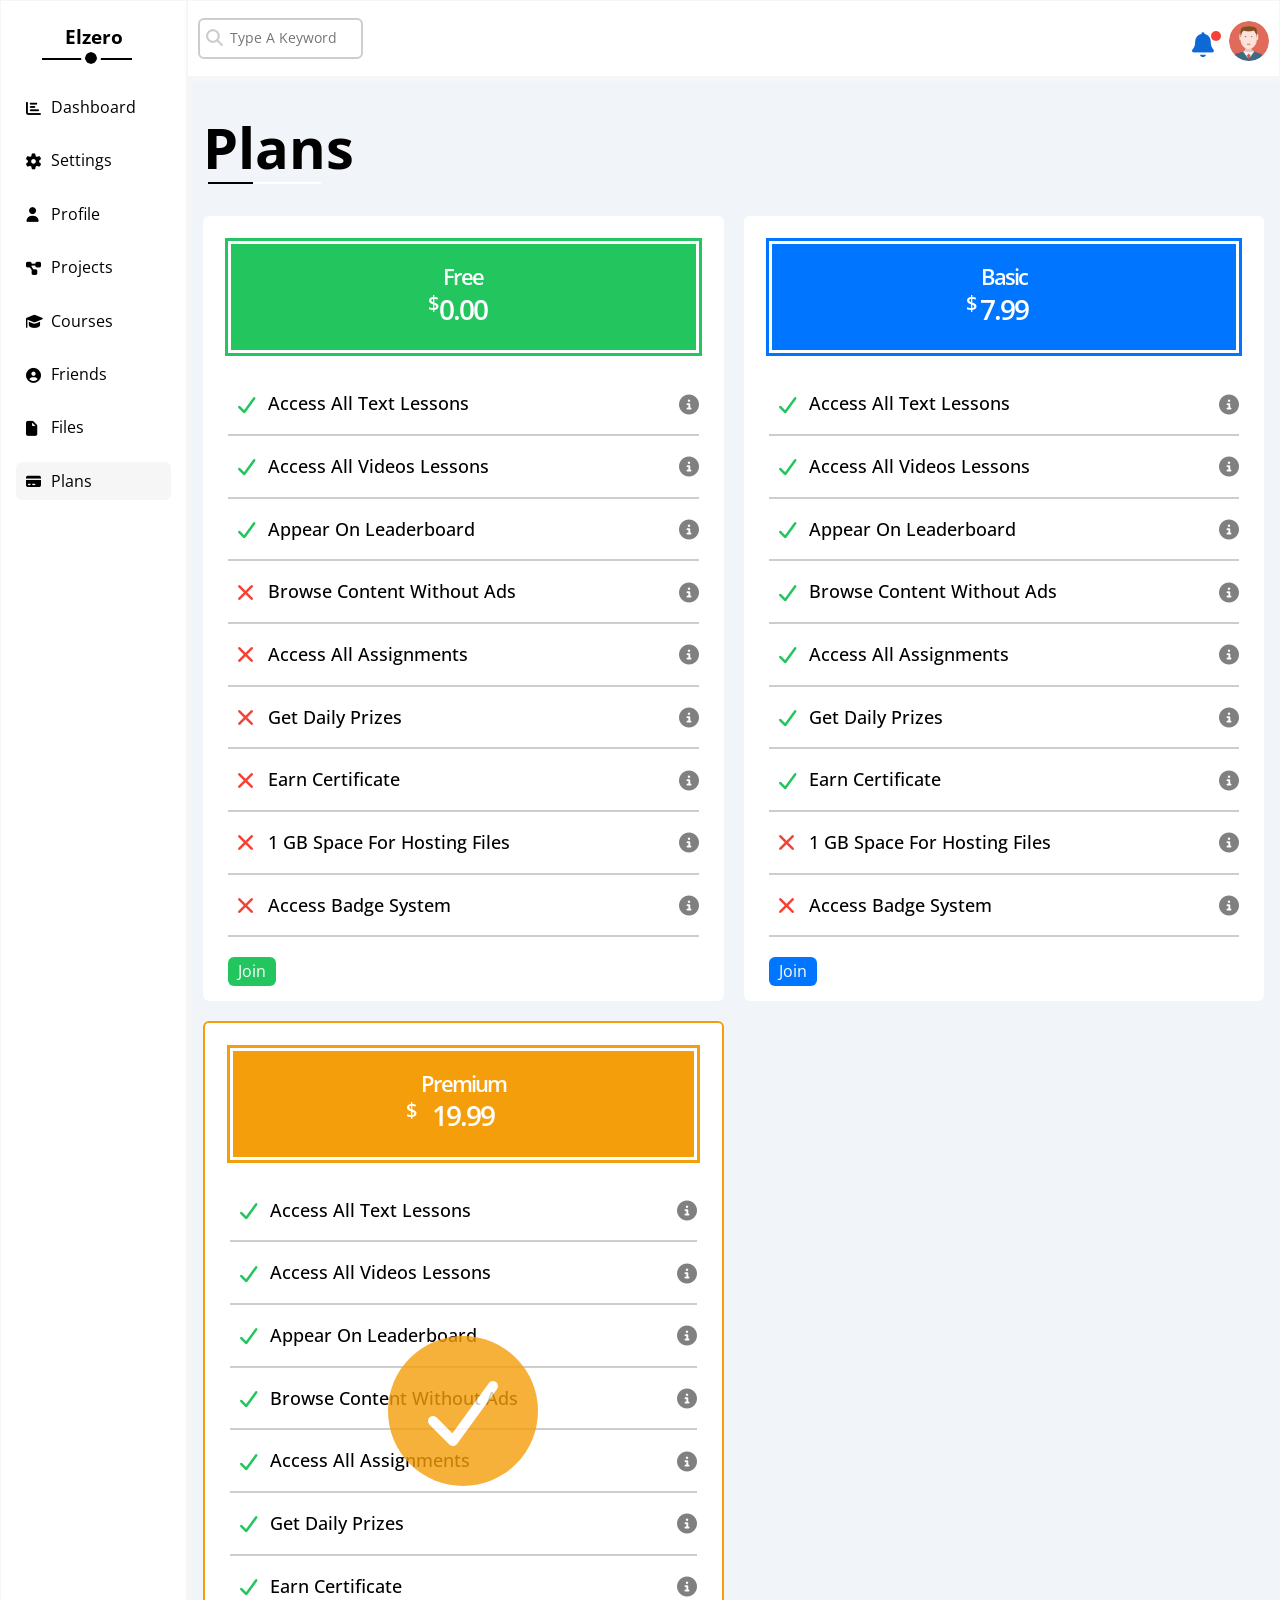
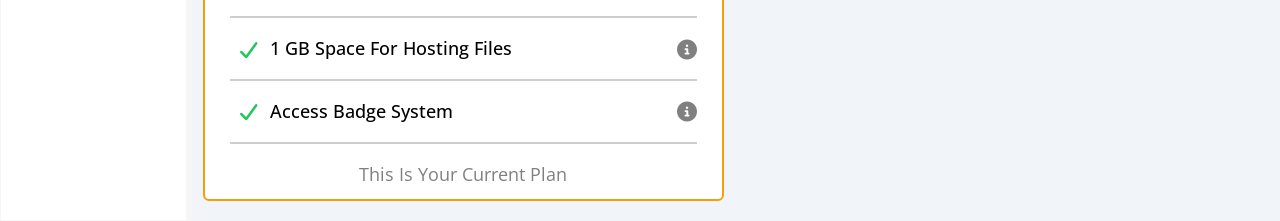
<file: plans.html>
<!DOCTYPE html>
<html lang="en">
  <head>
    <meta charset="UTF-8" />
    <meta name="viewport" content="width=device-width, initial-scale=1.0" />
    <title>Plans</title>
    <!-- Normalize CSS File -->
    <link rel="stylesheet" href="CSS/normalize.css" />
    <!-- Font Awesome Library - Minified CSS File all.minified.css -->
    <link rel="stylesheet" href="CSS/all.min.css" />
    <!-- Main CSS File -->
    <link rel="stylesheet" href="CSS/plans.css" />
    <!-- Framework CSS File - Other CSS Components Framework -->
    <link rel="stylesheet" href="CSS/framework.css" />
    <!-- Google Fonts - Open Sans -->
    <link rel="preconnect" href="https://fonts.googleapis.com" />
    <link rel="preconnect" href="https://fonts.gstatic.com" crossorigin />
    <link
      href="https://fonts.googleapis.com/css2?family=Cairo:wght@200..1000&family=Open+Sans:ital,wght@0,300..800;1,300..800&family=Roboto:ital,wght@0,100..900;1,100..900&family=Work+Sans:ital,wght@0,100..900;1,100..900&display=swap"
      rel="stylesheet"
    />
  </head>
  <body>
    <header class="main-header">
      <nav>
        <span>Elzero</span>
        <ul>
          <li><a href="index.html">dashboard</a></li>
          <li><a href="settings.html">settings</a></li>
          <li><a href="profile.html">profile</a></li>
          <li><a href="projects.html">projects</a></li>
          <li><a href="courses.html">courses</a></li>
          <li><a href="friends.html">friends</a></li>
          <li><a href="files.html">files</a></li>
          <li><a href="plans.html">plans</a></li>
        </ul>
      </nav>
    </header>
    <main>
      <header class="sub-header">
        <form class="left" action="" method="get">
          <input type="search" name="" id="" placeholder="Type A Keyword" />
        </form>
        <div class="right">
          <img src="IMG/Dashboard/avatar.png" alt="Avatar" />
        </div>
      </header>
      <div class="container">
        <h1>Plans</h1>
        <section class="plans">
          <article>
            <div class="price">
              <span>Free</span>
            </div>
            <ul>
              <li>Access All Text Lessons</li>
              <li>Access All Videos Lessons</li>
              <li>Appear On Leaderboard</li>
              <li>Browse Content Without Ads</li>
              <li>Access All Assignments</li>
              <li>Get Daily Prizes</li>
              <li>Earn Certificate</li>
              <li>1 GB Space For Hosting Files</li>
              <li>Access Badge System</li>
            </ul>
            <a href="#">Join</a>
          </article>
          <article>
            <div class="price">
              <span>Basic</span>
            </div>
            <ul>
              <li>Access All Text Lessons</li>
              <li>Access All Videos Lessons</li>
              <li>Appear On Leaderboard</li>
              <li>Browse Content Without Ads</li>
              <li>Access All Assignments</li>
              <li>Get Daily Prizes</li>
              <li>Earn Certificate</li>
              <li>1 GB Space For Hosting Files</li>
              <li>Access Badge System</li>
            </ul>
            <a href="#">Join</a>
          </article>
          <article class="selected">
            <div class="price">
              <span>Premium</span>
            </div>
            <ul>
              <li>Access All Text Lessons</li>
              <li>Access All Videos Lessons</li>
              <li>Appear On Leaderboard</li>
              <li>Browse Content Without Ads</li>
              <li>Access All Assignments</li>
              <li>Get Daily Prizes</li>
              <li>Earn Certificate</li>
              <li>1 GB Space For Hosting Files</li>
              <li>Access Badge System</li>
            </ul>
            <a href="#" class="choosed">This Is Your Current Plan</a>
          </article>
        </section>
      </div>
    </main>
    <script src="JS/plans.js"></script>
    <script src="JS/app.js"></script>
  </body>
</html>
</file>
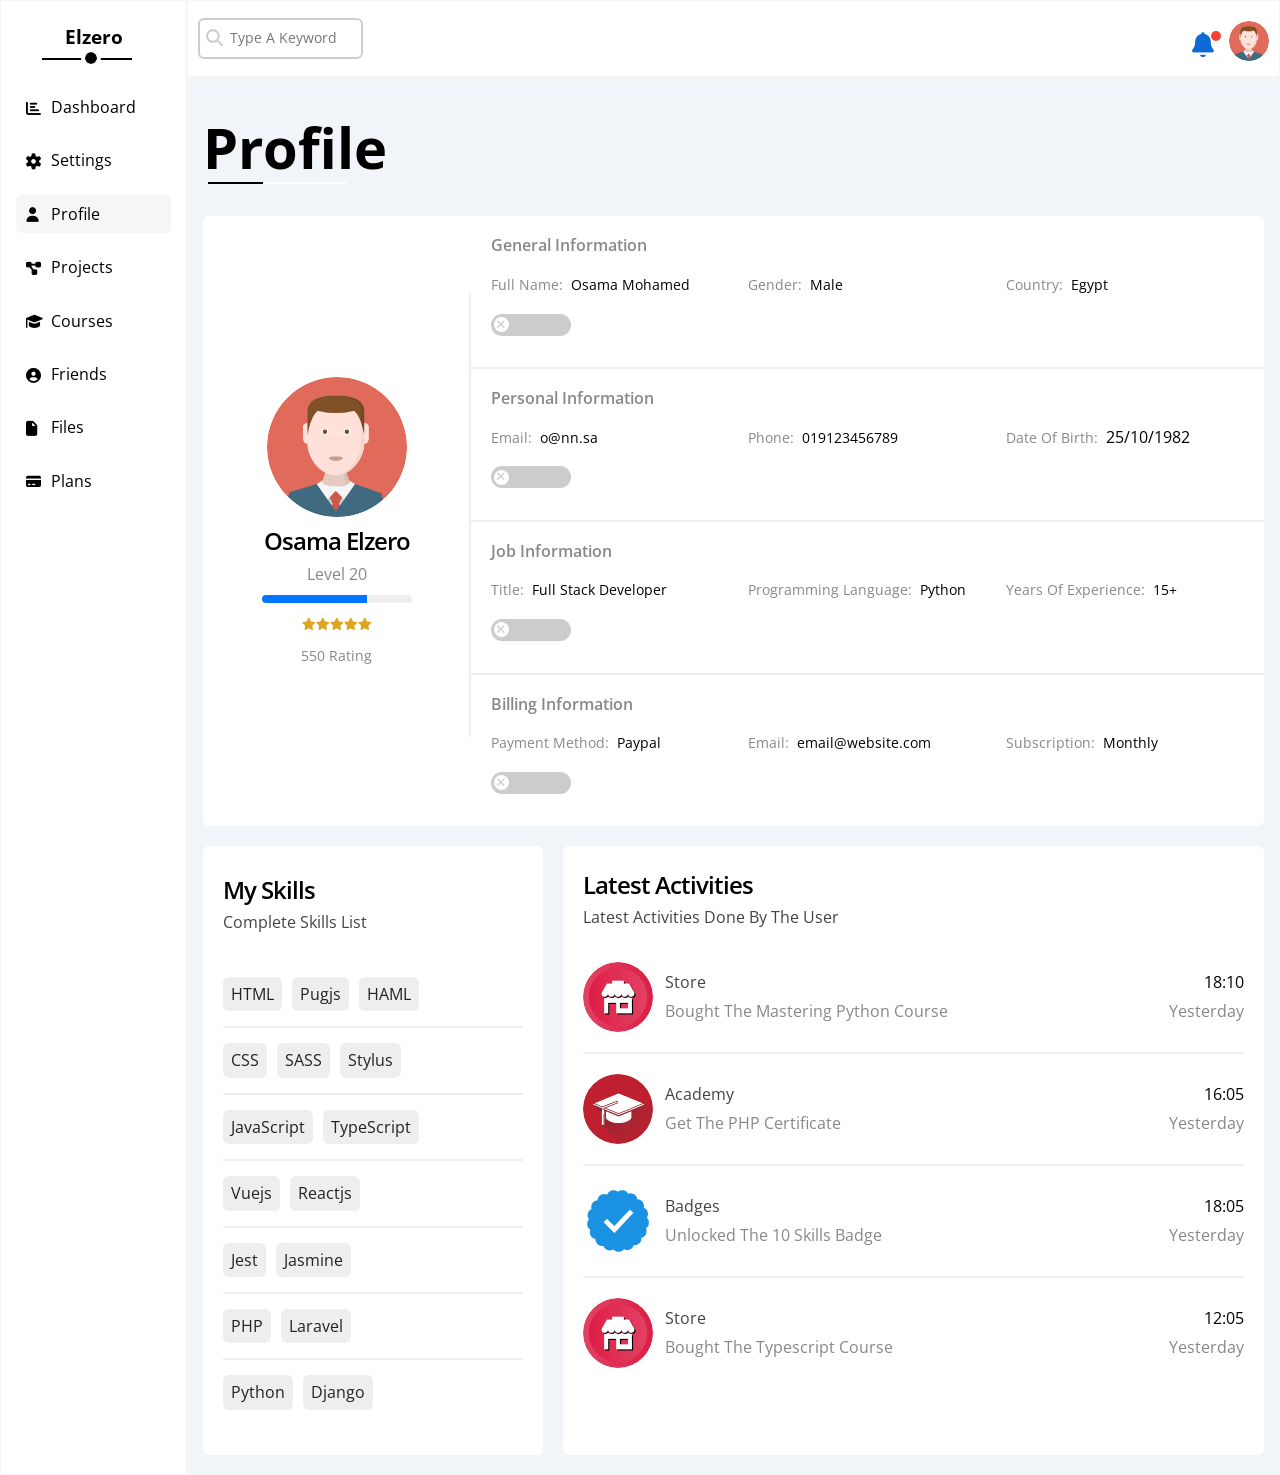
<file: profile.html>
<!DOCTYPE html>
<html lang="en">
  <head>
    <meta charset="UTF-8" />
    <meta name="viewport" content="width=device-width, initial-scale=1.0" />
    <title>Profile</title>
    <!-- Normalize CSS File -->
    <link rel="stylesheet" href="CSS/normalize.css" />
    <!-- Font Awesome Library - Minified CSS File all.minified.css -->
    <link rel="stylesheet" href="CSS/all.min.css" />
    <!-- Main CSS File -->
    <link rel="stylesheet" href="CSS/profile.css" />
    <!-- Framework CSS File - Other CSS Components Framework -->
    <link rel="stylesheet" href="CSS/framework.css" />
    <!-- Google Fonts - Open Sans -->
    <link rel="preconnect" href="https://fonts.googleapis.com" />
    <link rel="preconnect" href="https://fonts.gstatic.com" crossorigin />
    <link
      href="https://fonts.googleapis.com/css2?family=Cairo:wght@200..1000&family=Open+Sans:ital,wght@0,300..800;1,300..800&family=Roboto:ital,wght@0,100..900;1,100..900&family=Work+Sans:ital,wght@0,100..900;1,100..900&display=swap"
      rel="stylesheet"
    />
  </head>
  <body>
    <!-- Dashbord HTML File -->
    <header class="main-header">
      <nav>
        <span>Elzero</span>
        <ul>
          <li><a href="index.html">dashboard</a></li>
          <li><a href="settings.html">settings</a></li>
          <li><a href="profile.html">profile</a></li>
          <li><a href="projects.html">projects</a></li>
          <li><a href="courses.html">courses</a></li>
          <li><a href="friends.html">friends</a></li>
          <li><a href="files.html">files</a></li>
          <li><a href="plans.html">plans</a></li>
        </ul>
      </nav>
    </header>
    <main>
      <header class="sub-header">
        <form class="left" action="" method="get">
          <input type="search" name="" id="" placeholder="Type A Keyword" />
        </form>
        <div class="right">
          <img src="IMG/Dashboard/avatar.png" alt="Avatar" />
        </div>
      </header>
      <div class="container">
        <h1>Profile</h1>
        <div class="sections">
          <section class="profile">
            <figure>
              <img src="IMG/Profile/avatar.png" alt="Image" />
              <h2>Osama Elzero</h2>
              <figcaption>
                <span>Level 20</span>
                <span>550 Rating</span>
              </figcaption>
            </figure>
            <form action="" method="get">
              <fieldset>
                <span>General Information</span>
                <div class="cols">
                  <div class="name">
                    <label>Full Name:</label><span>Osama Mohamed</span>
                  </div>
                  <div class="gender">
                    <label>Gender:</label><span>Male</span>
                  </div>
                  <div class="country">
                    <label>Country:</label><span>Egypt</span>
                  </div>
                </div>
                <span class="checkbox">
                  <input type="checkbox" name="chBoxGen" id="chBoxGen" />
                  <span class="checked"></span>
                </span>
              </fieldset>
              <fieldset>
                <span>Personal Information</span>
                <div class="cols">
                  <div class="email">
                    <label>Email:</label><span>o@nn.sa</span>
                  </div>
                  <div class="phone">
                    <label>Phone:</label><span>019123456789</span>
                  </div>
                  <div class="date">
                    <label>Date Of Birth:</label
                    ><time datetime="25/10/1982">25/10/1982</time>
                  </div>
                </div>
                <span class="checkbox">
                  <input type="checkbox" name="chBoxPer" id="chBoxPer" />
                  <span class="checked"></span>
                </span>
              </fieldset>
              <fieldset>
                <span>Job Information</span>
                <div class="cols">
                  <div class="title">
                    <label>Title:</label><span>Full Stack Developer</span>
                  </div>
                  <div class="prog">
                    <label>Programming Language:</label><span>Python</span>
                  </div>
                  <div class="date">
                    <label>Years Of Experience:</label><span>15+</span>
                  </div>
                </div>
                <span class="checkbox">
                  <input type="checkbox" name="chBoxJob" id="chBoxJob" />
                  <span class="checked"></span>
                </span>
              </fieldset>
              <fieldset>
                <span>Billing Information</span>
                <div class="cols">
                  <div class="payment">
                    <label>Payment Method:</label><span>Paypal</span>
                  </div>
                  <div class="email">
                    <label>Email:</label><span>email@website.com</span>
                  </div>
                  <div class="subscribe">
                    <label>Subscription:</label><span>Monthly</span>
                  </div>
                </div>
                <span class="checkbox">
                  <input type="checkbox" name="chBoxBill" id="chBoxBill" />
                  <span class="checked"></span>
                </span>
              </fieldset>
            </form>
          </section>
          <section class="skills">
            <header>
              <h2>My Skills</h2>
              <span>Complete Skills List</span>
            </header>
            <div class="content">
              <div class="row-1">
                <span>HTML</span>
                <span>Pugjs</span>
                <span>HAML</span>
              </div>
              <div class="row-2">
                <span>CSS</span>
                <span>SASS</span>
                <span>Stylus</span>
              </div>
              <div class="row-3">
                <span>JavaScript</span>
                <span>TypeScript</span>
              </div>
              <div class="row-4">
                <span>Vuejs</span>
                <span>Reactjs</span>
              </div>
              <div class="row-5">
                <span>Jest</span>
                <span>Jasmine</span>
              </div>
              <div class="row-6">
                <span>PHP</span>
                <span>Laravel</span>
              </div>
              <div class="row-7">
                <span>Python</span>
                <span>Django</span>
              </div>
            </div>
          </section>
          <section class="activities">
            <header>
              <h2>Latest Activities</h2>
              <span>Latest Activities Done By The User</span>
            </header>
            <div class="articles">
              <article class="row-1">
                <img src="IMG/Profile/activity-01.png" alt="Image" />
                <div class="text">
                  <div class="left">
                    <span>Store</span>
                    <span>Bought The Mastering Python Course</span>
                  </div>
                  <div class="right">
                    <time datetime="18:10">18:10</time>
                    <span>Yesterday</span>
                  </div>
                </div>
              </article>
              <article class="row-2">
                <img src="IMG/Profile/activity-02.png" alt="Image" />
                <div class="text">
                  <div class="left">
                    <span>Academy</span>
                    <span>Get The PHP Certificate</span>
                  </div>
                  <div class="right">
                    <time datetime="16:05">16:05</time>
                    <span>Yesterday</span>
                  </div>
                </div>
              </article>
              <article class="row-3">
                <img src="IMG/Profile/activity-03.png" alt="Image" />
                <div class="text">
                  <div class="left">
                    <span>Badges</span>
                    <span>Unlocked The 10 Skills Badge</span>
                  </div>
                  <div class="right">
                    <time datetime="18:05">18:05</time>
                    <span>Yesterday</span>
                  </div>
                </div>
              </article>
              <article class="row-4">
                <img src="IMG/Profile/activity-01.png" alt="Image" />
                <div class="text">
                  <div class="left">
                    <span>Store</span>
                    <span>Bought The Typescript Course</span>
                  </div>
                  <div class="right">
                    <time datetime="12:05">12:05</time>
                    <span>Yesterday</span>
                  </div>
                </div>
              </article>
            </div>
          </section>
        </div>
      </div>
    </main>
    <script src="JS/profile.js"></script>
    <script src="JS/app.js"></script>
  </body>
</html>
</file>
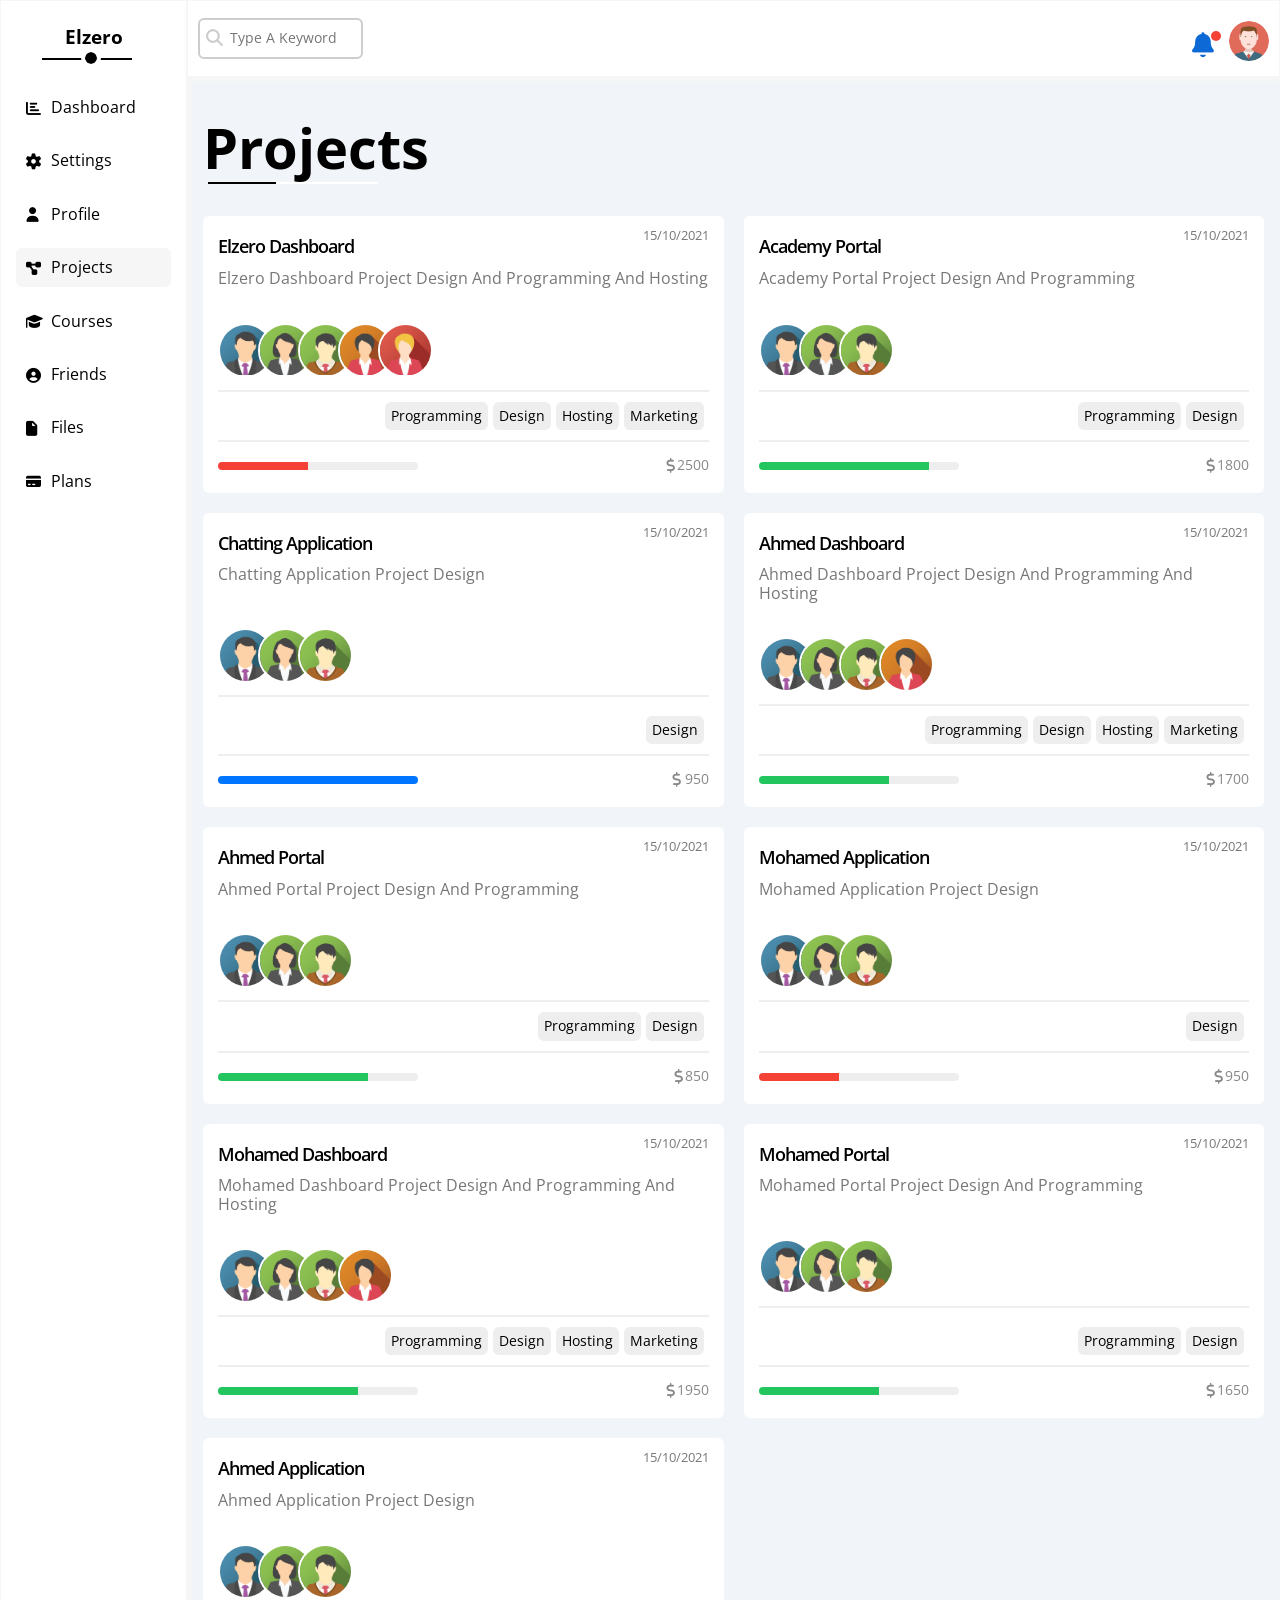
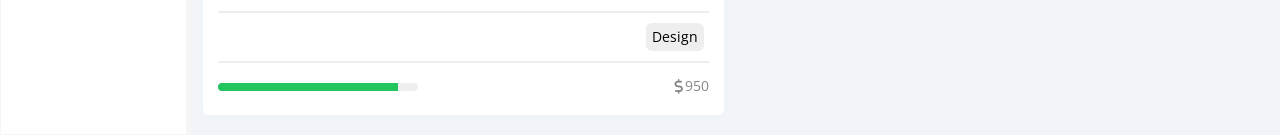
<file: projects.html>
<!DOCTYPE html>
<html lang="en">
  <head>
    <meta charset="UTF-8" />
    <meta name="viewport" content="width=device-width, initial-scale=1.0" />
    <title>Projects</title>
    <!-- Normalize CSS File -->
    <link rel="stylesheet" href="CSS/normalize.css" />
    <!-- Font Awesome Library - Minified CSS File all.minified.css -->
    <link rel="stylesheet" href="CSS/all.min.css" />
    <!-- Main CSS File -->
    <link rel="stylesheet" href="CSS/projects.css" />
    <!-- Framework CSS File - Other CSS Components Framework -->
    <link rel="stylesheet" href="CSS/framework.css" />
    <!-- Google Fonts - Open Sans -->
    <link rel="preconnect" href="https://fonts.googleapis.com" />
    <link rel="preconnect" href="https://fonts.gstatic.com" crossorigin />
    <link
      href="https://fonts.googleapis.com/css2?family=Cairo:wght@200..1000&family=Open+Sans:ital,wght@0,300..800;1,300..800&family=Roboto:ital,wght@0,100..900;1,100..900&family=Work+Sans:ital,wght@0,100..900;1,100..900&display=swap"
      rel="stylesheet"
    />
  </head>
  <body>
    <!-- Dashbord HTML File -->
    <header class="main-header">
      <nav>
        <span>Elzero</span>
        <ul>
          <li><a href="index.html">dashboard</a></li>
          <li><a href="settings.html">settings</a></li>
          <li><a href="profile.html">profile</a></li>
          <li><a href="projects.html">projects</a></li>
          <li><a href="courses.html">courses</a></li>
          <li><a href="friends.html">friends</a></li>
          <li><a href="files.html">files</a></li>
          <li><a href="plans.html">plans</a></li>
        </ul>
      </nav>
    </header>
    <main>
      <header class="sub-header">
        <form class="left" action="" method="get">
          <input type="search" name="" id="" placeholder="Type A Keyword" />
        </form>
        <div class="right">
          <img src="IMG/Dashboard/avatar.png" alt="Avatar" />
        </div>
      </header>
      <div class="container">
        <h1>Projects</h1>
        <section class="projects">
          <article>
            <header>
              <span>Elzero Dashboard</span>
              <p>Elzero Dashboard Project Design And Programming And Hosting</p>
            </header>
            <figure>
              <img src="IMG/Projects/team-01.png" alt="Image" />
              <img src="IMG/Projects/team-02.png" alt="Image" />
              <img src="IMG/Projects/team-03.png" alt="Image" />
              <img src="IMG/Projects/team-04.png" alt="Image" />
              <img src="IMG/Projects/team-05.png" alt="Image" />
            </figure>
            <footer>
              <div class="features">
                <span>Programming</span>
                <span>Design</span>
                <span>Hosting</span>
                <span>Marketing</span>
              </div>
              <div class="price">
                <span>2500</span>
              </div>
            </footer>
          </article>
          <article>
            <header>
              <span>Academy Portal</span>
              <p>Academy Portal Project Design And Programming</p>
            </header>
            <figure>
              <img src="IMG/Projects/team-01.png" alt="Image" />
              <img src="IMG/Projects/team-02.png" alt="Image" />
              <img src="IMG/Projects/team-03.png" alt="Image" />
            </figure>
            <footer>
              <div class="features">
                <span>Programming</span>
                <span>Design</span>
              </div>
              <div class="price">
                <span>1800</span>
              </div>
            </footer>
          </article>
          <article>
            <header>
              <span>Chatting Application</span>
              <p>Chatting Application Project Design</p>
            </header>
            <figure>
              <img src="IMG/Projects/team-01.png" alt="Image" />
              <img src="IMG/Projects/team-02.png" alt="Image" />
              <img src="IMG/Projects/team-03.png" alt="Image" />
            </figure>
            <footer>
              <div class="features">
                <span>Design</span>
              </div>
              <div class="price">
                <span>950</span>
              </div>
            </footer>
          </article>
          <article>
            <header>
              <span>Ahmed Dashboard</span>
              <p>Ahmed Dashboard Project Design And Programming And Hosting</p>
            </header>
            <figure>
              <img src="IMG/Projects/team-01.png" alt="Image" />
              <img src="IMG/Projects/team-02.png" alt="Image" />
              <img src="IMG/Projects/team-03.png" alt="Image" />
              <img src="IMG/Projects/team-04.png" alt="Image" />
            </figure>
            <footer>
              <div class="features">
                <span>Programming</span>
                <span>Design</span>
                <span>Hosting</span>
                <span>Marketing</span>
              </div>
              <div class="price">
                <span>1700</span>
              </div>
            </footer>
          </article>
          <article>
            <header>
              <span>Ahmed Portal</span>
              <p>Ahmed Portal Project Design And Programming</p>
            </header>
            <figure>
              <img src="IMG/Projects/team-01.png" alt="Image" />
              <img src="IMG/Projects/team-02.png" alt="Image" />
              <img src="IMG/Projects/team-03.png" alt="Image" />
            </figure>
            <footer>
              <div class="features">
                <span>Programming</span>
                <span>Design</span>
              </div>
              <div class="price">
                <span>850</span>
              </div>
            </footer>
          </article>
          <article>
            <header>
              <span>Mohamed Application</span>
              <p>Mohamed Application Project Design</p>
            </header>
            <figure>
              <img src="IMG/Projects/team-01.png" alt="Image" />
              <img src="IMG/Projects/team-02.png" alt="Image" />
              <img src="IMG/Projects/team-03.png" alt="Image" />
            </figure>
            <footer>
              <div class="features">
                <span>Design</span>
              </div>
              <div class="price">
                <span>950</span>
              </div>
            </footer>
          </article>
          <article>
            <header>
              <span>Mohamed Dashboard</span>
              <p>
                Mohamed Dashboard Project Design And Programming And Hosting
              </p>
            </header>
            <figure>
              <img src="IMG/Projects/team-01.png" alt="Image" />
              <img src="IMG/Projects/team-02.png" alt="Image" />
              <img src="IMG/Projects/team-03.png" alt="Image" />
              <img src="IMG/Projects/team-04.png" alt="Image" />
            </figure>
            <footer>
              <div class="features">
                <span>Programming</span>
                <span>Design</span>
                <span>Hosting</span>
                <span>Marketing</span>
              </div>
              <div class="price">
                <span>1950</span>
              </div>
            </footer>
          </article>
          <article>
            <header>
              <span>Mohamed Portal</span>
              <p>Mohamed Portal Project Design And Programming</p>
            </header>
            <figure>
              <img src="IMG/Projects/team-01.png" alt="Image" />
              <img src="IMG/Projects/team-02.png" alt="Image" />
              <img src="IMG/Projects/team-03.png" alt="Image" />
            </figure>
            <footer>
              <div class="features">
                <span>Programming</span>
                <span>Design</span>
              </div>
              <div class="price">
                <span>1650</span>
              </div>
            </footer>
          </article>
          <article>
            <header>
              <span>Ahmed Application</span>
              <p>Ahmed Application Project Design</p>
            </header>
            <figure>
              <img src="IMG/Projects/team-01.png" alt="Image" />
              <img src="IMG/Projects/team-02.png" alt="Image" />
              <img src="IMG/Projects/team-03.png" alt="Image" />
            </figure>
            <footer>
              <div class="features">
                <span>Design</span>
              </div>
              <div class="price">
                <span>950</span>
              </div>
            </footer>
          </article>
        </section>
      </div>
    </main>
    <script src="JS/app.js"></script>
  </body>
</html>
</file>
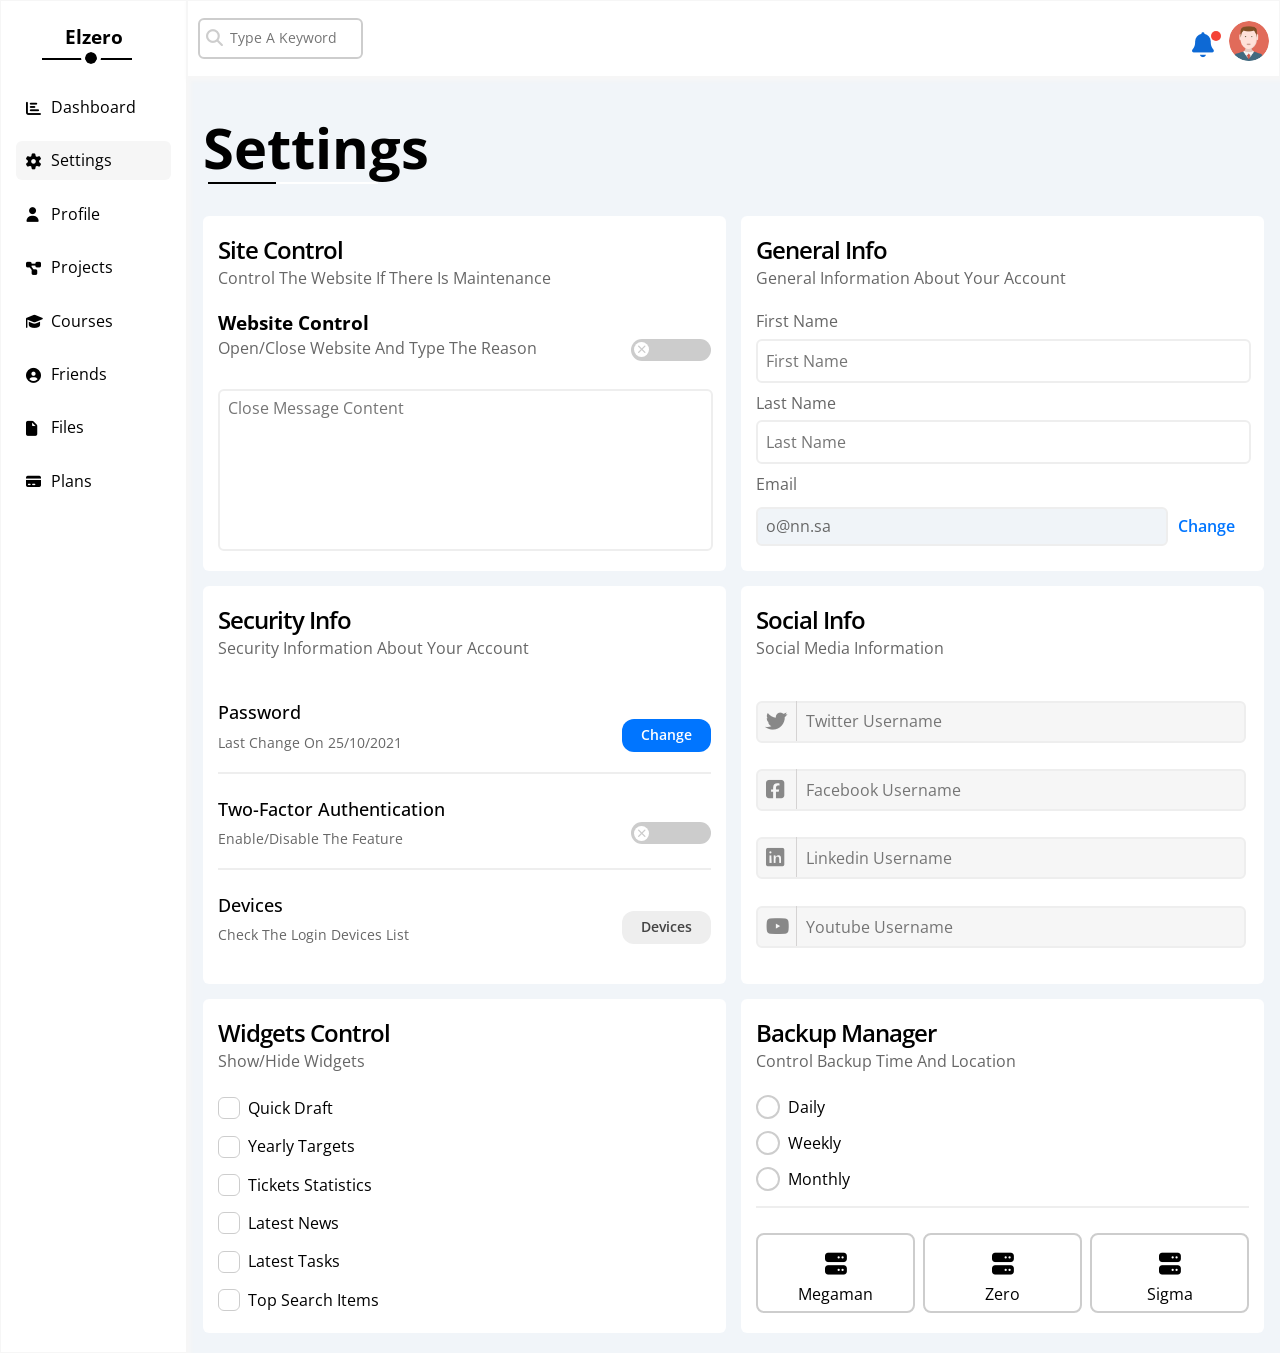
<file: settings.html>
<!DOCTYPE html>
<html lang="en">
  <head>
    <meta charset="UTF-8" />
    <meta name="viewport" content="width=device-width, initial-scale=1.0" />
    <title>Settings</title>
    <!-- Normalize CSS File -->
    <link rel="stylesheet" href="CSS/normalize.css" />
    <!-- Font Awesome Library - Minified CSS File all.minified.css -->
    <link rel="stylesheet" href="CSS/all.min.css" />
    <!-- Main CSS File -->
    <link rel="stylesheet" href="CSS/settings.css" />
    <!-- Framework CSS File - Other CSS Components Framework -->
    <link rel="stylesheet" href="CSS/framework.css" />
    <!-- Google Fonts - Open Sans -->
    <link rel="preconnect" href="https://fonts.googleapis.com" />
    <link rel="preconnect" href="https://fonts.gstatic.com" crossorigin />
    <link
      href="https://fonts.googleapis.com/css2?family=Cairo:wght@200..1000&family=Open+Sans:ital,wght@0,300..800;1,300..800&family=Roboto:ital,wght@0,100..900;1,100..900&family=Work+Sans:ital,wght@0,100..900;1,100..900&display=swap"
      rel="stylesheet"
    />
  </head>
  <body>
    <!-- Dashbord HTML File -->
    <header class="main-header">
      <nav>
        <span>Elzero</span>
        <ul>
          <li><a href="index.html">dashboard</a></li>
          <li><a href="settings.html">settings</a></li>
          <li><a href="profile.html">profile</a></li>
          <li><a href="projects.html">projects</a></li>
          <li><a href="courses.html">courses</a></li>
          <li><a href="friends.html">friends</a></li>
          <li><a href="files.html">files</a></li>
          <li><a href="plans.html">plans</a></li>
        </ul>
      </nav>
    </header>
    <main>
      <header class="sub-header">
        <form class="left" action="" method="get">
          <input type="search" name="" id="" placeholder="Type A Keyword" />
        </form>
        <div class="right">
          <img src="IMG/Dashboard/avatar.png" alt="Avatar" />
        </div>
      </header>
      <div class="container">
        <h1>Settings</h1>
        <section>
          <article>
            <header class="artcle-header">
              <h2>Site Control</h2>
              <p>Control The Website If There Is Maintenance</p>
            </header>
            <form action="" method="get">
              <h3>Website Control</h3>
              <div class="input">
                <div class="sub-input">
                  <label>Open/Close Website And Type The Reason</label>
                  <span class="checkbox">
                    <input type="checkbox" name="chBoxCon" id="chBoxCon" />
                    <span class="checked"></span>
                  </span>
                </div>
                <textarea
                  name=""
                  id="textarea"
                  placeholder="close message content"
                ></textarea>
              </div>
            </form>
          </article>
          <article>
            <header class="artcle-header">
              <h2>General Info</h2>
              <p>General Information About Your Account</p>
            </header>
            <form action="" method="get">
              <div class="input">
                <label for="first">First Name</label>
                <input type="text" id="first" placeholder="First Name" />
              </div>
              <div class="input">
                <label for="last">Last Name</label>
                <input type="text" id="last" placeholder="Last Name" />
              </div>
              <div class="input">
                <label for="email">Email</label>
                <div class="sub-input">
                  <input
                    type="email"
                    name=""
                    id="email"
                    value="o@nn.sa"
                    disabled
                  />
                  <a href="#">change</a>
                </div>
              </div>
            </form>
          </article>
          <article>
            <header>
              <h2>Security Info</h2>
              <p>Security Information About Your Account</p>
            </header>
            <form action="" method="get">
              <div class="input">
                <div class="sub-input">
                  <h3>Password</h3>
                  <span>Last Change On 25/10/2021</span>
                </div>
                <a href="#">Change</a>
              </div>
              <div class="input">
                <div class="sub-input">
                  <h3>Two-Factor Authentication</h3>
                  <span>Enable/Disable The Feature</span>
                </div>
                <span class="checkbox">
                  <input type="checkbox" name="chBoxAuth" id="chBoxAuth" />
                  <span class="checked"></span>
                </span>
              </div>
              <div class="input">
                <div class="sub-input">
                  <h3>Devices</h3>
                  <span>Check The Login Devices List</span>
                </div>
                <a href="#">Devices</a>
              </div>
            </form>
          </article>
          <article>
            <header>
              <h2>Social Info</h2>
              <p>Social Media Information</p>
            </header>
            <form action="" method="get">
              <div class="input">
                <input
                  type="text"
                  id="twitter"
                  placeholder="Twitter Username"
                />
              </div>
              <div class="input">
                <input
                  type="text"
                  id="facebook"
                  placeholder="Facebook Username"
                />
              </div>
              <div class="input">
                <input
                  type="text"
                  id="linkedin"
                  placeholder="Linkedin Username"
                />
              </div>
              <div class="input">
                <input
                  type="text"
                  id="youtube"
                  placeholder="Youtube Username"
                />
              </div>
            </form>
          </article>
          <article>
            <header>
              <h2>Widgets Control</h2>
              <p>Show/Hide Widgets</p>
            </header>
            <form action="" method="get">
              <div class="input">
                <input type="checkbox" name="chBoxQuick" id="chBoxQuick" />
                <label for="chBoxQuick">Quick Draft</label>
              </div>
              <div class="input">
                <input type="checkbox" name="chBoxYearly" id="chBoxYearly" />
                <label for="chBoxYearly">Yearly Targets</label>
              </div>
              <div class="input">
                <input type="checkbox" name="chBoxTickets" id="chBoxTickets" />
                <label for="chBoxTickets">Tickets Statistics</label>
              </div>
              <div class="input">
                <input type="checkbox" name="chBoxNews" id="chBoxNews" />
                <label for="chBoxNews">Latest News</label>
              </div>
              <div class="input">
                <input type="checkbox" name="chBoxTasks" id="chBoxTasks" />
                <label for="chBoxTasks">Latest Tasks</label>
              </div>
              <div class="input">
                <input type="checkbox" name="chBoxItems" id="chBoxItems" />
                <label for="chBoxItems">Top Search Items</label>
              </div>
            </form>
          </article>
          <article>
            <header>
              <h2>Backup Manager</h2>
              <p>Control Backup Time And Location</p>
            </header>
            <form action="" method="get">
              <div class="input">
                <input type="radio" name="radBtnBackup" id="daily" />
                <label for="daily">Daily</label>
              </div>
              <div class="input">
                <input type="radio" name="radBtnBackup" id="weekly" />
                <label for="weekly">Weekly</label>
              </div>
              <div class="input">
                <input type="radio" name="radBtnBackup" id="monthly" />
                <label for="monthly">Monthly</label>
              </div>
            </form>
            <footer>
              <span>Megaman</span>
              <span class="selected">Zero</span>
              <span>Sigma</span>
            </footer>
          </article>
        </section>
      </div>
    </main>
    <script src="JS/settings.js"></script>
    <script src="JS/app.js"></script>
  </body>
</html>
</file>
<file: CSS/main.css>
/* Start Standard Global Rules */

/* A- Start Global Variables */
:root {
    --bgc-main: #F1F5F9;
    --bgc-header: #FFFFFF;
    --bgc-input: #EEEEEE;
    --bgc-selection: #FAF7F7;
    --bgc-section: #F6F6F6;
    --bgc-btns: #0D69D5;
    --horizontal-padding: 1rem;
    --vertical-padding: 4.375rem;
}

/* B- Reset All Elements */
*,
*::before,
*::after {
    box-sizing: border-box;
    padding: 0;
    margin: 0;
}

ul {
    list-style: none;
}

a {
    text-decoration: none;
    color: unset;
}

/* C- Body Element */
body {
    font-family: "Open Sans", sans-serif;
    color: #000;
    /* Customize body */
    display: grid;
    grid-template-columns: auto 1fr;
}

/* D- Standard Container */
.container {
    width: 100%;
    max-width: 1320px;
    padding-inline: 1rem;
    padding-bottom: 20px;
}

/* E- Standard Media Queries */
/* F- Standard Font Sizes */

/* End Standard Global Rules */



/* Start Main Header <header> */

.main-header {
    width: 100%;
    background-color: #FFF;
    border: 1px solid var(--bgc-section);
    box-shadow: 2px 2px 4px 2px var(--bgc-section);
    z-index: 1;
}

.main-header nav {
    width: 100%;
    display: flex;
    flex-flow: column;
    justify-content: space-between;
    align-items: flex-start;
    gap: 15px;
}

.main-header nav span {
    font-size: clamp(1.125rem, 1.50vw, 1.25rem);
    font-weight: 700;
    color: #000;
    text-transform: capitalize;
    position: relative;
    align-self: center;
    margin: 25px;
}

.main-header nav span::before {
    content: '';
    width: 12px;
    height: 12px;
    background-color: #000;
    border-radius: 50%;
    outline: 4px solid #fff;
    position: absolute;
    bottom: -16px;
    left: calc((90px - 10px) * 0.25);
    z-index: 1;
}

.main-header nav span::after {
    content: '';
    width: 90px;
    height: 2px;
    background-color: #000;
    position: absolute;
    bottom: -12px;
    left: calc(-90px * 0.25);
}

.main-header nav ul {
    width: 100%;
    display: flex;
    flex-flow: column wrap;
    justify-content: space-between;
    align-items: flex-start;
    gap: 15px;
    padding-inline: 15px;
}

.main-header nav ul li {
    width: 100%
}

.main-header nav ul li a {
    text-transform: capitalize;
    font-size: clamp(0.875rem, 1.25vw, 1rem);
    padding-inline: 35px;
    padding-block: 10px;
    position: relative;
    display: block;
    outline: none;
    border: none;
}

.main-header nav ul li.active a {
    background-color: var(--bgc-section);
    border-radius: 6px;
}

.main-header nav ul li a:hover {
    cursor: pointer;
    background-color: var(--bgc-section);
    border-radius: 6px;
}

.main-header nav ul li:first-of-type a::before {
    content: '\f080';
    font-family: 'Font Awesome 7 Free';
    font-weight: 900;
    font-size: 15px;
    color: #000;
    position: absolute;
    top: 30%;
    left: 10px;
}


.main-header nav ul li:nth-of-type(2) a::before {
    content: '\f013';
    font-family: 'Font Awesome 7 Free';
    font-weight: 900;
    font-size: 15px;
    color: #000;
    position: absolute;
    top: 30%;
    left: 10px;
}

.main-header nav ul li:nth-of-type(3) a::before {
    content: '\f007';
    font-family: 'Font Awesome 7 Free';
    font-weight: 900;
    font-size: 15px;
    color: #000;
    position: absolute;
    top: 30%;
    left: 10px;
}

.main-header nav ul li:nth-of-type(4) a::before {
    content: '\f542';
    font-family: 'Font Awesome 7 Free';
    font-weight: 900;
    font-size: 15px;
    color: #000;
    position: absolute;
    top: 30%;
    left: 10px;
}

.main-header nav ul li:nth-of-type(5) a::before {
    content: '\f19d';
    font-family: 'Font Awesome 7 Free';
    font-weight: 900;
    font-size: 15px;
    color: #000;
    position: absolute;
    top: 30%;
    left: 10px;
}

.main-header nav ul li:nth-of-type(6) a::before {
    content: '\f2bd';
    font-family: 'Font Awesome 7 Free';
    font-weight: 900;
    font-size: 15px;
    color: #000;
    position: absolute;
    top: 30%;
    left: 10px;
}

.main-header nav ul li:nth-of-type(7) a::before {
    content: '\f15b';
    font-family: 'Font Awesome 7 Free';
    font-weight: 900;
    font-size: 15px;
    color: #000;
    position: absolute;
    top: 30%;
    left: 10px;
}

.main-header nav ul li:last-of-type a::before {
    content: '\f09d';
    font-family: 'Font Awesome 7 Free';
    font-weight: 900;
    font-size: 15px;
    color: #000;
    position: absolute;
    top: 30%;
    left: 10px;
} 

@media (min-width: 768px) {
    .main-header {
        min-width: 175px;
    }
}

@media (max-width: 767px) {
    .main-header {
        width: 65px;
    }

    .main-header nav span::before, 
    .main-header nav span::after {
        display: none;
    }
    .main-header nav ul {
        align-items: center;
    }

    .main-header nav ul li a {
        color: transparent;
        padding: 10px;
    }

    .main-header nav span {
        margin-bottom: 0;
    }
}

@media (min-height: 482px){
    .main-header {
        position: relative;
    }
    .main-header nav {
        position: sticky;
        top: 0px;
    }
}
/* End Main Header  <header> */



/* Start Main Element <main> */
main {
    background-color: var(--bgc-main);
    position: relative;
}


/* Start sub header inside main */
main .sub-header {
    max-height: 85px;
    background-color: #fff;
    position: sticky;
    top: 0;
    z-index: 10;
    display: flex;
    flex-flow: row wrap;
    justify-content: space-between;
    align-items: center;
    padding: 15px 10px;
    border: 1px solid var(--bgc-section);
    box-shadow: 2px 2px 4px 2px var(--bgc-section);
}


main .sub-header .left {
    flex-basis: 80%;
    position: relative;
}

main .sub-header .left::after {
    content: '\f002';
    font-family: 'Font Awesome 7 Free';
    font-weight: 900;
    font-size: 17px;
    color: #CDCDCD;
    position: absolute;
    top: 10px;
    left: 8px;
}

main .sub-header .left input {
    width: 165px;
    border: 2px solid #CDCDCD;
    font-size: clamp(0.875rem, 1.25vw, 0.875rem);
    border-radius: 6px;
    outline: none;
    padding: 10px 0 10px 30px;
    transition: width 0.6s ease-in-out 0s;
}

main .sub-header .left input:focus  {
    width: 190px;
}

main .sub-header .left input:focus::placeholder{
    visibility: hidden;
}

main .sub-header .right {
    flex-basis: 10%;
    padding-top: 5px;
    position: relative;
    display: flex;
    justify-content: flex-end;
    align-items: center;
}

main .sub-header .right::before {
    content: '\f0f3';
    font-family: 'Font Awesome 7 Free';
    font-weight: 900;
    font-size: 25px;
    color: #0D69D5;
    position: absolute;
    top: 15px;
    right: 55px;
}

main .sub-header .right::after {
    content: '';
    width: 10px;
    height: 10px;
    border-radius: 50%;
    background-color: #F44336;
    position: absolute;
    top: 15px;
    right: 48px;
}

main .sub-header .right img {
    aspect-ratio: 4/4;
    width: 40px;
    object-fit: contain;
    border-radius: 50%;
}

/* End sub header inside main */


/* start container inside main */

/* Start h1 */
main .container h1 {
    width: fit-content;
    font-size: clamp(2rem, 5vw, 3.5rem);
    text-transform: capitalize;
    position: relative;
    padding: 0;
}

main .container h1::after { 
    content: '';
    width: 75%;
    height: 2px;
    position: absolute;
    bottom: -5px;
    left: 5px;
    background-image: linear-gradient(to right, #000 0%, #000 40%, #fff 40%, #fff);
}
/* End h1 */





/* ************ Start Dashboard ********** */
/* Visuals Section -> Articles */
main .container .visuals {
    display: grid;
    grid-template-columns: repeat(auto-fit, minmax(400px, 1fr));
    grid-template-rows: auto;
    gap: 20px;
    margin-bottom: 20px;
}

main .container .visuals article {
    background-color: #fff;
    border-radius: 6px;
}


/* Start Welcome Article */
.visuals .welcome header {
    padding: 30px 15px;
    background-color: var(--bgc-input);
    height: 140px;
    display: flex;
    flex-flow: row nowrap;
    justify-content: space-between;
    align-items: center;
    position: relative;
}

.visuals .welcome header::after {
    content: '';
    width: 70px;
    height: 70px;
    background-image: url('../IMG/Dashboard/avatar.png');
    background-size: contain;
    background-repeat: no-repeat;
    border: 5px solid #fff;
    border-radius: 50%;
    position: absolute;
    bottom: -25px;
    left: 25px;
}

.visuals .welcome header .text {
    flex-basis: 10%;
    align-self: flex-start;
}

.visuals article header h2 {
    font-size: clamp(1.25rem, 3.5vw, 1.50rem);
    text-transform: capitalize;
    letter-spacing: -2px;
    margin-bottom: 5px;
}

.visuals article header span {
    font-size: clamp(0.875rem, 1.50vw, 0.875rem);
    text-transform: capitalize;
    color: #888888;
}

.visuals .welcome header img {
    aspect-ratio: 4 / 3; 
    width: 38%;
    object-fit: contain;
}

.visuals .welcome .content {
    margin-top: 50px;
    border-top:  1px solid #CDCDCD;
    border-bottom: 1px solid #CDCDCD;
    padding: 20px 30px;
    display: flex;
    flex-flow: row wrap;
    justify-content: space-between;
    align-items: flex-start;
}

.visuals .welcome .content .col {
    flex-basis: calc(100% / 3);
    display: flex;
    flex-flow: column wrap;
    align-items: center;
}

.visuals .welcome .content .col span {
    font-size: clamp(0.875rem, 1.50vw, 0.875rem);
    text-transform: capitalize;
}

.visuals .welcome .content .col span:first-of-type { 
    display: inline-block;
    margin-bottom: 10px;
    font-weight: 600;
}

.visuals .welcome footer { 
    padding: 20px 0 60px 0;
    display: flex;
    flex-flow: column;
    align-items: flex-end;
}

.visuals .welcome footer a {
    font-size: clamp(0.875rem, 1.25vw, 0.875rem) ;
    text-transform: capitalize;
    padding: 10px 15px;
    border-radius: 6px;
    color: #fff;
    background-color: var(--bgc-btns);
    margin-right: 15px;
}


/* Start Quick Article */
.visuals .quick {
    padding: 20px 15px;
}
.visuals .quick form {
    margin-top: 20px;
}

.visuals .quick form *::placeholder {
    text-transform: capitalize;
}

.visuals .quick form input {
    display: block;
    width: 100%;
    border: none;
    outline: none;
    background-color: #EEE;
    border-radius: 6px;
    margin-bottom: 15px;
    padding: 10px;
}

.visuals .quick form textarea {
    width: 100%;
    height: 185px;
    border: none;
    outline: none;
    background-color: #EEE;
    border-radius: 6px;
    margin-bottom: 20px;
    padding: 10px;
    resize: none;
}

.visuals .quick footer { 
    display: flex;
    flex-flow: column;
    align-items: flex-end;
}


.visuals .quick footer a {
    font-size: clamp(0.875rem, 1.25vw, 0.875rem) ;
    text-transform: capitalize;
    padding: 5px 10px;
    border-radius: 6px;
    color: #fff;
    background-color: var(--bgc-btns);
    margin-bottom: 15px;
}


/* Yearly Article */
.visuals .yearly {
    padding: 20px 15px;
    display: flex;
    flex-flow: column;
    justify-content: space-between;
    align-items: flex-start;
    gap: 25px;
}


.visuals .yearly .content {
    flex: 1;
    width: 100%;
    display: flex;
    flex-flow: column;
    justify-content: space-between;
    align-items: flex-start;
    gap: 15px;
    position: relative;
}


.visuals .yearly .content div {
    padding: 15px 70px;
    flex: 1;
    width: 100%;
    display: flex;
    flex-flow: column;
    justify-content: space-between;
    align-items: flex-start;
    gap: 5px;
    position: relative;
}

.visuals .yearly .content div::before {
    content: '';
    display: flex;
    justify-content: center;
    align-items: center;
    width: 65px;
    aspect-ratio: 1 / 1;
    font-size: 25px;
    position: absolute;
    top: 51%;
    left: 0px;
    transform: translateY(-50%);
}

.visuals .yearly .content div:first-child::before {
    content: '\24';
    font-family: 'Font Awesome 7 Free';
    font-weight: 900;
    background-color: #CCE3FF;
    color: #0075FF;
}
.visuals .yearly .content div:nth-child(2)::before {
    content: '\f121';
    font-family: 'Font Awesome 7 Free';
    font-weight: 900;
    background-color: #FDECCE;
    color: #F59E0B;
}
.visuals .yearly .content div:last-child::before {
    content: '\f007';
    font-family: 'Font Awesome 7 Free';
    font-weight: 900;
    background-color: #D3F3DF;
    color: #22C55E;
}


.visuals .yearly .content div span {
    flex: 1;
    display: inline-block;
    width: calc(100% + 40px);
    font-size: clamp(1rem, 1.50vw, 1rem);
    color: #999;
    text-transform: capitalize;
    position: relative;
}

.visuals .yearly .content div span:last-of-type { 
    color: #000;
    font-weight: 700;
} 



.visuals .yearly .content div span:first-child::before {
    content: '';
    padding: 2px 5px;
    border-radius: 6px;
    color: #fff;
    font-size: 0.875rem;
    font-weight: 400;
    position: absolute;
    top: 20px;
}

.visuals .yearly .content div:nth-child(n+1) span:first-child::before {
    content: '80%';
    background-color: #0075FF;
    left: calc(80% - 12.5px);
}
.visuals .yearly .content div:nth-child(n+2) span:first-child::before {
    content: '55%';
    background-color: #F59E0B;
    left: calc(55% -  12.5px);
}
.visuals .yearly .content div:nth-child(n+3) span:first-child::before {
    content: '75%';
    background-color: #22C55E;
    left: calc(75% - 12.5px);
}

.visuals .yearly .content div span:first-child::after {
    content: '';
    display: block;
    width: calc(100% + 10px);
    height: 4px;
    position: absolute;
    bottom: -33px;
    left: 0;
}

.visuals .yearly .content div:first-child span:first-child::after {
    background-image: linear-gradient(to right, #0075FF 0%, #0075FF 80%, #CCE3FF 80%, #CCE3FF 100%); 
}
.visuals .yearly .content div:nth-child(2) span:first-child::after {
    background-image: linear-gradient(to right, #F59E0B 0%, #F59E0B 55%, #FDECCE 55%, #FDECCE 100%);
}
.visuals .yearly .content div:nth-child(3) span:first-child::after {
    background-image: linear-gradient(to right, #22C55E 0%, #22C55E 75%, #D3F3DF 75%, #D3F3DF 100%);
}


.visuals .yearly .content div span:last-child::before {
    content: '';
    color: #fff;
    border-width: 6px;
    border-style: solid;
    font-size: 0.875rem;
    position: absolute;
    top: 15px;
}

.visuals .yearly .content div:nth-child(n+1) span:last-child::before { 
    border-color: #0075FF transparent transparent transparent;
    left: 80%;
}

.visuals .yearly .content div:nth-child(n+2) span:last-child::before { 
    border-color: #F59E0B transparent transparent transparent;
    left: 55%;
}
.visuals .yearly .content div:nth-child(n+3) span:last-child::before { 
    border-color: #22C55E transparent transparent transparent;
    left: 75%;
}



/* Tickets Article */
.visuals .tickets {
    padding: 20px;
}

.visuals .tickets header {
    margin-bottom: 20px;
}

.visuals .tickets .content {
    display: flex;
    flex-flow: row wrap;
    justify-content: space-between;
    align-items: flex-start;
    gap: 20px 8px;
}

.visuals .tickets .content div {
    position: relative;
    width: calc((100%  - 20px) / 2);
    padding: 60px 30px;
    border: 2px solid #CDCDCD;
    border-radius: 6px;
}


.visuals .tickets .content div span {
    position: absolute;
    left: 50%;
    bottom: 10px;
    transform: translateX(-50%);
    font-size: clamp(1rem, 1.50vw, 1rem);
    color: #999;
    text-transform: capitalize;
}

.visuals .tickets .content div::before {
    content: '';
    font-size: 20px;
    font-weight: 700;
    position: absolute;
    top: 60px;
    left: 50%;
    transform: translateX(-50%);
}
.visuals .tickets .content div:first-of-type::before {
    content: '2500';
}
.visuals .tickets .content div:nth-of-type(2)::before {
    content: '500';
}
.visuals .tickets .content div:nth-of-type(3)::before {
    content: '1900';
}
.visuals .tickets .content div:nth-of-type(4)::before {
    content: '100';
}

.visuals .tickets .content div::after {
    content: '';
    font-family: 'Font Awesome 7 Free';
    font-weight: 900;
    font-size: 30px;
    position: absolute;
    top: 10px;
    left: 50%;
    transform: translateX(-50%);
} 
.visuals .tickets .content div:first-of-type::after {
    content: '\f1ea';
    color: #F59E0B;
} 
.visuals .tickets .content div:nth-of-type(2)::after {
    content: '\f110';
    color: #0075FF;
} 
.visuals .tickets .content div:nth-of-type(3)::after {
    content: '\f058';
    color: #22C55E;
} 
.visuals .tickets .content div:nth-of-type(4)::after {
    content: '\f2d3';
    color: #f44336;
}


/* News Article */
.visuals .news {
    padding: 20px;
}

.visuals .news header {
    margin-bottom: 20px;
}

.visuals .news .content {
    width: 100%;
    display: flex;
    flex-flow: column;
    justify-content: space-between;
    align-items: flex-start;
}

.visuals .news .content figure {
    flex: 1;
    width: 100%;
    padding: 5px 0;
    display: flex;
    justify-content: flex-start;
    align-items: center;
    gap: 10px;
    position: relative;
}

.visuals .news .content figure:not(:last-of-type) { 
    border-bottom: 1px solid #EEE;
}

.visuals .news .content figure::after {
    content: '3 days ago';
    text-transform: capitalize;
    padding: 5px;
    border-radius: 6px;
    font-size: clamp(0.60rem, 1vw, 0.875rem);
    background-color: #EEE;
    position: absolute;
    top: 70%;
    right: 0;
    transform: translateY(-70%);
}

.visuals .news .content figure img { 
    aspect-ratio: 4 / 3;
    width: 25%;
    object-fit: contain;
}

.visuals .news .content figure figcaption{
    display: flex;
    flex-flow: column;
    justify-content: space-between;
    align-items: flex-start;
    gap: 8px;
}

.visuals .news .content figure figcaption span:first-of-type {
    font-size: clamp(0.75rem, 2vw, 1rem);
    font-weight: 700;
    text-transform: capitalize;
}
.visuals .news .content figure figcaption span:last-of-type {
    display: inline-block;
    font-size: clamp(0.650rem, 2vw, 0.875rem);
    color: #999;
    text-transform: capitalize;
}

/* @media (max-width: 1400px) {

} */

@media (max-width: 576px) {
    .visuals .news .content figure figcaption span:first-of-type {
        font-size: clamp(0.875rem, 2vw, 1rem);
        font-weight: 600;
        text-transform: capitalize;
    }

    .visuals .news .content figure::after {
        content: '3 days';
        text-transform: capitalize;
        padding: 5px;
        border-radius: 6px;
        font-size: clamp(0.60rem, 1vw, 0.875rem);
        background-color: #EEE;
        position: absolute;
        top: 80%;
        right: 0;
        transform: translateY(-70%);
    }

    .visuals .news .content figure figcaption span:last-of-type {
        max-width: 100px;
    }
}

/* Tasks Article */
.visuals .tasks {
    padding: 20px;
}

.visuals .tasks header {
    margin-bottom: 20px;
}

.visuals .tasks .content {
    margin-top: 40px;
    display: flex;
    flex-flow: column;
    justify-content: space-between;
    align-items: flex-start;
    gap: 30px;
    position: relative;
}

.visuals .tasks .content div {
    width: 100%;
    display: flex;
    flex-flow: column;
    justify-content: space-between;
    align-items: flex-start;
    gap: 8px;
    position: relative;
}
.visuals .tasks .content div::after {
    content: '\f2ed';
    font-family: 'Font Awesome 7 Free';
    font-weight: 900;
    font-size: 15px;
    position: absolute;
    top: 50%;
    right: 10px;
    transform: translateY(-50%);
}
.visuals .tasks .content div:hover::after {
    color: #F44336;
    cursor: pointer;
}

.visuals .tasks .content div:not(:last-of-type) { 
    border-bottom: 1px solid #EEE;
}

.visuals .tasks .content div:nth-of-type(4) {
    opacity: 0.4;
}

.visuals .tasks .content div:nth-of-type(4) span { 
    text-decoration: line-through;
}


.visuals .tasks .content div span:first-of-type { 
    font-size: clamp(0.70rem, 2vw, 1rem);
    font-weight: 700;
    text-transform: capitalize;
}

.visuals .tasks .content div span:last-of-type { 
    font-size: clamp(0.70rem, 2vw, 0.875rem);
    color: #999;
    text-transform: capitalize;
    padding-bottom: 10px;
}

@media (max-width: 576px) {
    .visuals .tasks .content div span:last-of-type {
        font-size: clamp(0.75rem, 2vw, 0.875rem);
        color: #999;
        text-transform: capitalize;
        padding-bottom: 10px;
        max-width: 170px;
    }
}

 /* Items Article */
.visuals .items {
    padding: 25px;
}

.visuals .items header {
    margin-bottom: 80px;
}

.visuals .items .content {
    display: flex;
    flex-flow: column;
    justify-content: space-between;
    align-items: flex-start;
    gap: 30px;
    position: relative;
}

.visuals .items .content::before {
    content: 'Keyword';
    font-size: clamp(1rem, 1.75vw, 1.125rem);
    color: #888;
    position: absolute;
    top: -50px;
    left: 0;
}

.visuals .items .content::after {
    content: 'Search Count';
    font-size: clamp(1rem, 2vw, 1.125rem);
    color: #888;
    position: absolute;
    top: -50px;
    right: 0;
}


.visuals .items .content span {
    display: inline-block;
    width: 100%;
    font-size: clamp(1rem, 2vw, 1.125rem);
    color: #000;
    text-transform: capitalize;
    position: relative;
}

.visuals .items .content span::after {
    content: '';
    padding: 6px;
    border-radius: 6px;
    font-size: clamp(0.875rem, 1.25vw, 0.875rem);
    background-color: #EEE;
    position: absolute;
    top: 50%;
    right: 5px;;
    transform: translateY(-50%);
}
.visuals .items .content span:first-of-type::after {
    content: '220';
}
.visuals .items .content span:nth-of-type(2)::after {
    content: '180';
}
.visuals .items .content span:nth-of-type(3)::after {
    content: '160';
}
.visuals .items .content span:nth-of-type(4)::after {
    content: '145';
}
.visuals .items .content span:nth-of-type(5)::after {
    content: '110';
}
.visuals .items .content span:nth-of-type(6)::after {
    content: '95';
}



/* files Article  */
.visuals .files {
    padding: 25px;
    display: flex;
    flex-flow: column;
    justify-content: space-between;
    align-items: flex-start;
}


.visuals .files header {
    margin-bottom: 20px;
} 

.visuals .files .content {
    flex: 1;
    width: 100%;
    margin-bottom: 25px;
    display: flex;
    flex-flow: column;
    justify-content: space-between;
    align-items: flex-start;
    gap: 20px;
    position: relative;
}

.visuals .files .content div {
    flex-basis: 100%;
    width: calc(100% - 20px);
    padding: 10px 0;
    /* margin: 0 20px; */
    display: flex;
    flex-flow: column;
    justify-content: space-between;
    align-items: flex-start;    
    position: relative; 
}
.visuals .files .content div:not(:last-of-type) {
    border-bottom: 2px solid #EEE;
}

.visuals .files .content div::before {
    content: '';
    background-size: contain;
    background-repeat: no-repeat;
    aspect-ratio: 1 / 1;
    width: 55px;
    position: absolute;
    top: -5px;
    left: -5px;
}
.visuals .files .content div:first-of-type::before {
    background-image: url('../IMG/Dashboard/pdf.svg');
}
.visuals .files .content div:nth-of-type(2)::before {
    background-image: url('../IMG/Dashboard/avi.svg');
}
.visuals .files .content div:nth-of-type(3)::before {
    background-image: url('../IMG/Dashboard/psd.svg');
}
.visuals .files .content div:nth-of-type(4)::before {
    background-image: url('../IMG/Dashboard/zip.svg');
}
.visuals .files .content div:nth-of-type(5)::before {
    background-image: url('../IMG/Dashboard/dll.svg');
}
.visuals .files .content div:nth-of-type(6)::before {
    background-image: url('../IMG/Dashboard/eps.svg');
}

.visuals .files .content div span {
    flex: 1;
    display: inline-block;
    width: calc(100% - 20px);
    padding: 10px 0;
    font-size: clamp(0.75rem, 2vw, 1.125rem);
    color: #000;
    text-transform: capitalize;
    position: relative;
    top: -15px;
    left: 60px;
}

.visuals .files .content span::before {
    content: 'elzero';
    text-transform: capitalize;
    font-size: clamp(1rem, 1.25vw, 1.125rem);
    color: #999;
    letter-spacing: -1px;
    position: absolute;
    bottom: -25px;
    left: 0;
    transform: translateY(-50%);
} 
.visuals .files .content span::after {
    content: '2.9mb';
    padding: 6px;
    border-radius: 6px;
    font-size: clamp(0.70rem, 1.25vw, 0.875rem);
    background-color: #EEE;
    position: absolute;
    top: 20px;
    right: 40px;
} 

@media (max-width: 576px) {
    .visuals .files .content span::after {
        content: '2.9mb';
        padding: 6px;
        border-radius: 12px;
        font-size: clamp(0.65rem, 1.25vw, 0.875rem);
        background-color: #EEE;
        position: absolute;
        top: 32px;
        right: 40px;
    }
}

/* Progress Article */
.visuals .progress {
    padding: 20px;
    display: flex;
    flex-flow: column;
    justify-content: space-between;
    align-items: flex-start;
    position: relative;
}


.visuals .progress header {
    margin-bottom: 20px;
}

.visuals .progress .content {
    flex: 1;
    width: calc(100% - 40px);
    display: flex;
    flex-flow: column;
    justify-content: space-between;
    align-items: flex-start;
    gap: 20px;
    position: relative;
}
.visuals .progress .content::before { 
    content: '';
    width: 3px;
    height: 100%;
    background-color: #0075FF;
    position: absolute;
    top: 0;
    left: 11px;
    z-index: 0;
}

.visuals .progress .content span {
    display: inline-block;
    font-size: clamp(1rem, 2vw, 1rem);
    text-transform: capitalize;
    color: #000;
    position: relative;
    left: 40px;
}

.visuals .progress .content span::before {
    content: '';
    width: 25px;
    height: 25px;
    background-color: #0075FF;
    border-radius: 50%;
    border: 2px solid #fff;
    outline: 2px solid #0075FF;
    position: absolute;
    top: -5px;
    left: -40px;
    z-index: 1;
}

.visuals .progress .content span:nth-of-type(4)::before {
    animation: spot 0.4s ease-in-out 0s infinite alternate-reverse both;
}

@keyframes spot {
    100% {
        background-color: #fff;
    }
}

.visuals .progress .content span:last-of-type::before {
    background-color: #fff;
}


/* reminders Article */
.visuals .reminders {
    padding: 20px;
}

.visuals .reminders header {
    margin-bottom: 20px;
}

.visuals .reminders .content {
    display: flex;
    flex-flow: column;
    justify-content: space-between;
    align-items: flex-start;
    gap: 10px;
}


.visuals .reminders .content p { 
    width: 80%;
    position: relative;
    left: 40px;
    font-size: clamp(1rem, 2vw, 1rem);
    font-weight: 600;
    color: #000;
    text-transform: capitalize;
}

.visuals .reminders .content p::before {
    content: '';
    width: 15px;
    height: 15px;
    border-radius: 50%;
    position: absolute;
    top: 50%;
    left: -40px;
    transform: translateY(-50%);
}
.visuals .reminders .content p::after {
    content: '';
    width: 1px;
    height: 40px;
    border-radius: 50%;
    position: absolute;
    top: 50%;
    left: -15px;
    transform: translateY(-50%);
}

.visuals .reminders .content p:first-of-type::before {
    background-color: #0075FF;
}
.visuals .reminders .content p:first-of-type::after {
        background-color: #0075FF;
}

.visuals .reminders .content p:nth-of-type(2)::before {
    background-color: #22C55E;
}
.visuals .reminders .content p:nth-of-type(2)::after {
        background-color: #22C55E;
}

.visuals .reminders .content p:nth-of-type(3)::before {
    background-color: #F59E0B;
}
.visuals .reminders .content p:nth-of-type(3)::after {
        background-color: #F59E0B;
}

.visuals .reminders .content p:nth-of-type(4)::before {
    background-color: #F44336
}
.visuals .reminders .content p:nth-of-type(4)::after {
        background-color: #F44336;
}


.visuals .reminders .content p time {
    display: block;
    margin-top: 8px;
    font-size: clamp(0.875rem, 2vw, 0.875rem);
    color: #999;
}


/* Post Article */
.visuals .post {
    padding: 20px;
}

.visuals .post header {
    margin-bottom: 20px;
}
.visuals .post header h2 {
    margin-bottom: 20px;
}
.visuals .post figure {
    display: flex;
    justify-content: flex-start;
    align-items: flex-start;
    column-gap: 20px;
}

.visuals .post figure img {
    aspect-ratio: 4/ 4;
    width: 60px;
    object-fit: contain;
}

.visuals .post figure figcaption {
    display: flex;
    flex-flow: column;
    justify-content: flex-start;
    align-items: flex-start;
    gap: 4px;
}
.visuals .post figure figcaption span:first-of-type {
    font-size: clamp(1rem, 2vw, 1.250rem);
    font-weight: 600;
    color: #000;
    text-transform: capitalize;
    letter-spacing: -1px;
}
.visuals .post figure figcaption span:last-of-type {
    font-size: clamp(1rem, 1.5vw, 1rem);
    text-transform: capitalize;
    color: #999;
}

.visuals .post  .content {
    padding: 25px 0;
    border-top: 1px solid #999;
    border-bottom: 1px solid #999;
}

.visuals .post  .content p {
    font-size: clamp(1rem, 1.5vw, 1.125rem);
    text-transform: capitalize;
    line-height: 1.6;
}

.visuals .post footer {
    display: flex;
    justify-content: space-between;
    align-items: center;
    padding: 15px 0 0;
}

.visuals .post footer span {
    font-size: clamp(1rem, 1.5vw, 1.125rem);
    text-transform: capitalize;
    color: #999;
    position: relative;
}

.visuals .post footer span:first-of-type {
    padding-left: 28px;
}
.visuals .post footer span:last-of-type {
    padding-left: 28px;
}

.visuals .post footer span:first-of-type::before {
    content: '\f004';
    font-family: 'Font Awesome 7 Free';
    font-weight: 900;
    font-size: 25px;
    color: #183153;
    position: absolute;
    top: 50%;
    left: 0;
    transform: translateY(-50%);
}

.visuals .post footer span:last-of-type::before {
    content: '\f086';
    font-family: 'Font Awesome 7 free';
    font-weight: 900;
    font-size: 25px;
    color: #183153;
    position: absolute;
    top: 50%;
    left: -3px;
    transform: translateY(-50%);
}

/* Social Article */
.visuals .social {
    padding: 20px 15px;
    display: flex;
    flex-flow: column;
    justify-content: space-between;
    align-items: flex-start;
}

.visuals .social header h2 {
    margin-bottom: 20px;
}


.visuals .social .content {
    flex: 1 1 100%;
    width: 100%;
    display: flex;
    flex-flow: column;
    justify-content: space-between;
    align-items: flex-start;
}

.visuals .social .content .row-1, .row-2, .row-3, .row-4 {
    flex: 1;
    width: 100%;
    display: flex;
    flex-flow: row;
    justify-content: space-between;
    align-items: center;
    padding-block: 10px;
    position: relative;
    transition: transform 0.4s ease-in-out 0s;
}

.visuals .social .content div::before {
    content: '';
    display: flex;
    justify-content: center;
    align-items: center;
    height: calc(100% - 20px);
    aspect-ratio: 1 / 1;
    font-size: 25px;
    color: #fff;
    position: absolute;
    top: 10px;
    left: 5px;
    z-index: 1;
}

.visuals .social .content div:hover::before {
    transform-origin: top;
    transform: rotate(1.3deg);
}

.visuals .social .content div::after {
    content: '';
    text-transform: capitalize;
    padding: 8px 10px;
    border-radius: 6px;
    font-size: clamp(0.875rem, 1.25vw, 0.875rem);
    color: #fff;
    position: absolute;
    top: 25px;
    right: 20px;
}


.visuals .social .content .row-1::before {
    content: '\f099';
    font-family: 'Font Awesome 7 Brands';
    font-weight: 900;
    background-color: #1DA1F2;
}
.visuals .social .content .row-1::after {
    content: 'follow';
    background-color: #1DA1F2;
}

.visuals .social .content .row-2::before {
    content: '\f082';
    font-family: 'Font Awesome 7 Brands';
    font-weight: 900; 
    background-color: #1877F2;
}

.visuals .social .content .row-2::after {
    content: 'like';
    background-color: #1DA1F2;
}


.visuals .social .content .row-3::before {
    content: '\f167';
    font-family: 'Font Awesome 7 Brands';
    font-weight: 900; 
    background-color: #FF0000;
}

.visuals .social .content .row-3::after {
    content: 'subscribe'; 
    background-color: #FF0000;
}


.visuals .social .content .row-4::before {
    content: '\e7d0';
    font-family: 'Font Awesome 7 Brands';
    font-weight: 900;
    background-color: #0077B5;
}

.visuals .social .content .row-4::after {
    content: 'follow'; 
    background-color: #0077B5;
}

.visuals .social .content div span {
    display: inline-block;
    width: calc(100% - 60px);
    position: relative;
    left: 60px;
    font-size: clamp(1rem, 1.50vw, 1.125rem);
    padding: 20px;
}

.visuals .social .content div:first-of-type span {
    background-color: #D2ECFC;
}
.visuals .social .content div:nth-of-type(2) span {
    background-color: #D1E4FC;
}
.visuals .social .content div:nth-of-type(3) span {
    background-color: #FFCCCC;
}
.visuals .social .content div:last-of-type span {
    background-color: #CCE4F0;
}

@media (max-width: 576px) {
    .visuals .social .content div::after {
        content: '';
        text-transform: capitalize;
        padding: 5px 6px;
        border-radius: 15px;
        font-size: clamp(0.60rem, 1.25vw, 0.875rem);
        color: #fff;
        position: absolute;
        top: 32px;
        right: 8px;
    }

    .visuals .social .content div span {
        display: inline-block;
        width: calc(100% - 60px);
        position: relative;
        left: 55px;
        font-size: clamp(0.750rem, 1.50vw, 1.125rem);
        padding: 20px;
    }

}

/* Data Section -> Table */
main .container .data {
    display: grid;
    grid-template-columns: 1fr;
    grid-template-rows: auto;
    margin-bottom: 20px;
}

main .container .data article {
    background-color: #fff;
    border-radius: 6px;
    padding: 10px 20px;
    overflow: auto;
}

main .container .data article h2 {
    font-size: clamp(1.50rem, 3.5vw, 2rem);
    margin-bottom: 20px;
}


main .container .data article table {
    box-sizing: border-box;
    width: 100%;
    min-width: 800px;
    border-collapse: collapse;
}
main .container .data article table tr td, th {
    padding: 15px;
    border: 1px solid #CDCDCD;
}

main .container .data article table thead {
    background-color: #EEEEEE;
    font-size: clamp(1rem, 3vw, 1.25rem);
    font-weight: 600;
    text-transform: capitalize;
    text-align: left;
}

main .container .data article table tbody tr td {
    font-size: clamp(0.875rem, 1.75vw, 1rem);
    text-transform: capitalize;
    text-align: left;

}

main .container .data article table tbody tr td img {
    aspect-ratio: 4/4;
    width: 35px;
    border-radius: 50%;
    object-fit: cover;
    border: 2px solid #fff;
    position: relative;
    z-index: 0;
    cursor: pointer;
}
main .container .data article table tbody tr td img:nth-of-type(2) {
    left: -25px;
}
main .container .data article table tbody tr td img:nth-of-type(3) {
    left: -45px;
}
main .container .data article table tbody tr td img:nth-of-type(4) {
    left: -65px;
}

main .container .data article table tbody tr td img:hover {
    z-index: 1;
}

main .container .data article table tbody tr td span {
    font-size: clamp(0.750rem, 1.25vw, 0.750rem) ;
    text-transform: capitalize;
    padding: 7px;
    border-radius: 6px;
    color: #fff;
}
main .container .data article table tbody tr:first-of-type td span {
    background-color: #F59E0B;
}
main .container .data article table tbody tr:nth-of-type(2) td span {
    background-color: var(--bgc-btns);
}
main .container .data article table tbody tr:nth-of-type(3) td span, 
main .container .data article table tbody tr:nth-of-type(4) td span, 
main .container .data article table tbody tr:nth-of-type(6) td span {
    background-color: #22C55E;
}
main .container .data article table tbody tr:nth-of-type(5) td span {
    background-color: #F44336;
} 


/* Start Table inside main */

/* ************ End Dashboard *********** */

@media (max-width: 1200px){
    main .container .visuals {
        display: grid;
        grid-template-columns: 1fr;
        grid-template-rows: auto;
    }

    main .container .data {
        display: grid;
        grid-template-columns: 1fr;
        grid-template-rows: auto;
    }
}
</file>
<file: CSS/framework.css>
/* Scrollbar */
/* Scrollbar For Firefox */
body {
    scrollbar-width: thin;
    scrollbar-color: #0075FF #FFF;
    scroll-behavior: smooth;
}


/* Scroll bar for chrome, safari and edge */
::-webkit-scrollbar {
    width: 12px;
}

::-webkit-scrollbar-thumb {
    background-color: #0075FF;
}

::-webkit-scrollbar-track {
    background-color: #FFF;
}

::-webkit-scrollbar-thumb:hover {
    background-color: var(--bgc-btns);
}

/* To Apply Navigation Between Pages by using document.startViewTransition(() => {}) in JS */
@view-transition {
    navigation: auto;
}

::view-transition-old(root),
::view-transition-new(root){
    animation: fade 2s ease-in-out;
}


@keyframes fade {
    0% {
        opacity: 0;
        transform: rotateY(-0.5turn);
    }
    100% {
        opacity: 1;
        transform:  rotateY(0.5turn);
    }
}
</file>
<file: CSS/courses.css>
/* Start Standard Global Rules */

/* A- Start Global Variables */
:root {
    --bgc-main: #F1F5F9;
    --bgc-header: #FFFFFF;
    --bgc-input: #EEEEEE;
    --bgc-selection: #FAF7F7;
    --bgc-section: #F6F6F6;
    --bgc-btns: #0D69D5;
    --horizontal-padding: 1rem;
    --vertical-padding: 4.375rem;
}

/* B- Reset All Elements */
*,
*::before,
*::after {
    box-sizing: border-box;
    padding: 0;
    margin: 0;
}

ul {
    list-style: none;
}

a {
    text-decoration: none;
    color: unset;
}

/* C- Body Element */
body {
    font-family: "Open Sans", sans-serif;
    color: #000;
    /* Customize body */
    display: grid;
    grid-template-columns: auto 1fr;
}

/* D- Standard Container */
.container {
    width: 100%;
    max-width: 1320px;
    padding-inline: 1rem;
    padding-bottom: 20px;
}

/* E- Standard Media Queries */
/* F- Standard Font Sizes */

/* End Standard Global Rules */



/* Start Main Header <header> */

.main-header {
    width: 100%;
    background-color: #FFF;
    border: 1px solid var(--bgc-section);
    box-shadow: 2px 2px 4px 2px var(--bgc-section);
    z-index: 1;
}

.main-header nav {
    width: 100%;
    display: flex;
    flex-flow: column;
    justify-content: space-between;
    align-items: flex-start;
    gap: 15px;
}

.main-header nav span {
    font-size: clamp(1.125rem, 1.50vw, 1.25rem);
    font-weight: 700;
    color: #000;
    text-transform: capitalize;
    position: relative;
    align-self: center;
    margin: 25px;
}

.main-header nav span::before {
    content: '';
    width: 12px;
    height: 12px;
    background-color: #000;
    border-radius: 50%;
    outline: 4px solid #fff;
    position: absolute;
    bottom: -16px;
    left: calc((90px - 10px) * 0.25);
    z-index: 1;
}

.main-header nav span::after {
    content: '';
    width: 90px;
    height: 2px;
    background-color: #000;
    position: absolute;
    bottom: -12px;
    left: calc(-90px * 0.25);
}

.main-header nav ul {
    width: 100%;
    display: flex;
    flex-flow: column wrap;
    justify-content: space-between;
    align-items: flex-start;
    gap: 15px;
    padding-inline: 15px;
}

.main-header nav ul li {
    width: 100%
}

.main-header nav ul li a {
    text-transform: capitalize;
    font-size: clamp(0.875rem, 1.25vw, 1rem);
    padding-inline: 35px;
    padding-block: 10px;
    position: relative;
    display: block;
    outline: none;
    border: none;
}

.main-header nav ul li.active a {
    background-color: var(--bgc-section);
    border-radius: 6px;
}

.main-header nav ul li a:hover {
    cursor: pointer;
    background-color: var(--bgc-section);
    border-radius: 6px;
}

.main-header nav ul li:first-of-type a::before {
    content: '\f080';
    font-family: 'Font Awesome 7 Free';
    font-weight: 900;
    font-size: 15px;
    color: #000;
    position: absolute;
    top: 30%;
    left: 10px;
}


.main-header nav ul li:nth-of-type(2) a::before {
    content: '\f013';
    font-family: 'Font Awesome 7 Free';
    font-weight: 900;
    font-size: 15px;
    color: #000;
    position: absolute;
    top: 30%;
    left: 10px;
}

.main-header nav ul li:nth-of-type(3) a::before {
    content: '\f007';
    font-family: 'Font Awesome 7 Free';
    font-weight: 900;
    font-size: 15px;
    color: #000;
    position: absolute;
    top: 30%;
    left: 10px;
}

.main-header nav ul li:nth-of-type(4) a::before {
    content: '\f542';
    font-family: 'Font Awesome 7 Free';
    font-weight: 900;
    font-size: 15px;
    color: #000;
    position: absolute;
    top: 30%;
    left: 10px;
}

.main-header nav ul li:nth-of-type(5) a::before {
    content: '\f19d';
    font-family: 'Font Awesome 7 Free';
    font-weight: 900;
    font-size: 15px;
    color: #000;
    position: absolute;
    top: 30%;
    left: 10px;
}

.main-header nav ul li:nth-of-type(6) a::before {
    content: '\f2bd';
    font-family: 'Font Awesome 7 Free';
    font-weight: 900;
    font-size: 15px;
    color: #000;
    position: absolute;
    top: 30%;
    left: 10px;
}

.main-header nav ul li:nth-of-type(7) a::before {
    content: '\f15b';
    font-family: 'Font Awesome 7 Free';
    font-weight: 900;
    font-size: 15px;
    color: #000;
    position: absolute;
    top: 30%;
    left: 10px;
}

.main-header nav ul li:last-of-type a::before {
    content: '\f09d';
    font-family: 'Font Awesome 7 Free';
    font-weight: 900;
    font-size: 15px;
    color: #000;
    position: absolute;
    top: 30%;
    left: 10px;
} 

@media (min-width: 768px) {
    .main-header {
        min-width: 175px;
    }
}

@media (max-width: 767px) {
    .main-header {
        width: 65px;
    }

    .main-header nav span::before, 
    .main-header nav span::after {
        display: none;
    }
    .main-header nav ul {
        align-items: center;
    }

    .main-header nav ul li a {
        color: transparent;
        padding: 10px;
    }

    .main-header nav span {
        margin-bottom: 0;
    }
}

@media (min-height: 482px){
    .main-header {
        position: relative;
    }
    .main-header nav {
        position: sticky;
        top: 0px;
    }
}
/* End Main Header  <header> */



/* Start Main Element <main> */
main {
    background-color: var(--bgc-main);
    position: relative;
}


/* Start sub header inside main */
main .sub-header {
    max-height: 85px;
    background-color: #fff;
    position: sticky;
    top: 0;
    z-index: 10;
    display: flex;
    flex-flow: row wrap;
    justify-content: space-between;
    align-items: center;
    padding: 15px 10px;
    border: 1px solid var(--bgc-section);
    box-shadow: 2px 2px 4px 2px var(--bgc-section);
}


main .sub-header .left {
    flex-basis: 80%;
    position: relative;
}

main .sub-header .left::after {
    content: '\f002';
    font-family: 'Font Awesome 7 Free';
    font-weight: 900;
    font-size: 17px;
    color: #CDCDCD;
    position: absolute;
    top: 10px;
    left: 8px;
}

main .sub-header .left input {
    width: 165px;
    border: 2px solid #CDCDCD;
    font-size: clamp(0.875rem, 1.25vw, 0.875rem);
    border-radius: 6px;
    outline: none;
    padding: 10px 0 10px 30px;
    transition: width 0.6s ease-in-out 0s;
}

main .sub-header .left input:focus  {
    width: 190px;
}

main .sub-header .left input:focus::placeholder{
    visibility: hidden;
}

main .sub-header .right {
    flex-basis: 10%;
    padding-top: 5px;
    position: relative;
    display: flex;
    justify-content: flex-end;
    align-items: center;
}

main .sub-header .right::before {
    content: '\f0f3';
    font-family: 'Font Awesome 7 Free';
    font-weight: 900;
    font-size: 25px;
    color: #0D69D5;
    position: absolute;
    top: 15px;
    right: 55px;
}

main .sub-header .right::after {
    content: '';
    width: 10px;
    height: 10px;
    border-radius: 50%;
    background-color: #F44336;
    position: absolute;
    top: 15px;
    right: 48px;
}

main .sub-header .right img {
    aspect-ratio: 4/4;
    width: 40px;
    object-fit: contain;
    border-radius: 50%;
}

/* End sub header inside main */


/* start container inside main */

/* Start h1 */
main h1 {
    width: fit-content;
    font-size: clamp(2rem, 5vw, 3.5rem);
    text-transform: capitalize;
    position: relative;
    padding: 0;
}

main h1::after { 
    content: '';
    width: 75%;
    height: 2px;
    position: absolute;
    bottom: -5px;
    left: 5px;
    background-image: linear-gradient(to right, #000 0%, #000 40%, #fff 40%, #fff);
}
/* End h1 */


/* Start Courses */
main .courses {
    display: grid;
    grid-template-columns: repeat(auto-fit, minmax(300px, 1fr));
    grid-template-rows: 1fr;
    gap: 15px;
}

main .courses article {
    background-color: #fff;
    border-radius: 8px;
    display: flex;
    flex-flow: column;
    justify-content: space-between;
    align-items: flex-start;
    gap: 15px;
    overflow: hidden;
    perspective: 800px;
}

main .courses article figure, .content, footer {
    width: 100%;
}

main .courses article figure {
    position: relative;
    transform-style: preserve-3d;
    transition: transform 1s ease-in-out 0s;
}

main .courses article figure::before {
    content: '';
    /* background-image: url('../IMG/Courses/avatar.png'); */
    background-size: contain;
    background-repeat: no-repeat;
    aspect-ratio: 4 / 4;
    width: 80px;
    border: 2px solid #FFF;
    border-radius: 50%;
    position: absolute;
    top: 20px;
    left: 15px;
    z-index: 2;
    /* backface-visibility: hidden; */
}
main .courses article:nth-of-type(1) figure::before {
    background-image: url('../IMG/Courses/team-01.png');
}

main .courses article:nth-of-type(2) figure::before {
    background-image: url('../IMG/Courses/team-02.png');
}

main .courses article:nth-of-type(3) figure::before {
    background-image: url('../IMG/Courses/team-03.png');
}
main .courses article:nth-of-type(4) figure::before {
    background-image: url('../IMG/Courses/team-01.png');
}

main .courses article:nth-of-type(5) figure::before {
    background-image: url('../IMG/Courses/team-02.png');
}

main .courses article:nth-of-type(6) figure::before {
    background-image: url('../IMG/Courses/team-03.png');
}
main .courses article:nth-of-type(7) figure::before {
    background-image: url('../IMG/Courses/team-01.png');
}

main .courses article:nth-of-type(8) figure::before {
    background-image: url('../IMG/Courses/team-02.png');
}

main .courses article:nth-of-type(9) figure::before {
    background-image: url('../IMG/Courses/team-03.png');
}

main .courses article:nth-of-type(10) figure::before {
    background-image: url('../IMG/Courses/team-01.png');
}


main .courses article figure::after {
    content: '';
    /* background-image: url('../IMG/Courses/avatar.png'); */
    background-size: contain;
    background-repeat: no-repeat;
    aspect-ratio: 4 / 3;
    width: 380px;
    object-fit: contain;
    border-top-left-radius: 8px;
    border-top-right-radius: 8px;
    position: absolute;
    top: 0;
    left: 0;
    z-index: 1;
    transform: scaleY(1.3) rotateY(180deg);
    backface-visibility: hidden;
}
main .courses article:nth-of-type(1) figure::after {
    background-image: url('../IMG/Courses/course-backface-05.jpg');
}

main .courses article:nth-of-type(2) figure::after {
    background-image: url('../IMG/Courses/course-backface-05.jpg');
}

main .courses article:nth-of-type(3) figure::after {
    background-image: url('../IMG/Courses/course-backface-05.jpg');
}
main .courses article:nth-of-type(4) figure::after {
    background-image: url('../IMG/Courses/course-backface-05.jpg');
}

main .courses article:nth-of-type(5) figure::after {
    background-image: url('../IMG/Courses/course-backface-05.jpg');
}

main .courses article:nth-of-type(6) figure::after {
    background-image: url('../IMG/Courses/course-backface-05.jpg');
}
main .courses article:nth-of-type(7) figure::after {
    background-image: url('../IMG/Courses/course-backface-05.jpg');
}

main .courses article:nth-of-type(8) figure::after {
    background-image: url('../IMG/Courses/course-backface-05.jpg');
}

main .courses article:nth-of-type(9) figure::after {
    background-image: url('../IMG/Courses/course-backface-05.jpg');
}

main .courses article:nth-of-type(10) figure::after {
    background-image: url('../IMG/Courses/course-backface-05.jpg');
}


main .courses article figure:hover {
    transform: rotateY(180deg);
    cursor: pointer;
}


main .courses article figure img {
    aspect-ratio: 4 / 3;
    width: 100%;
    object-fit: contain;
    border-top-left-radius: 8px;
    border-top-right-radius: 8px;
}


main .courses article .content {
    padding: 15px 15px;
}

main .courses article .content h2 {
    font-size: clamp(1.25rem, 3vw, 1.35rem);
    font-weight: 700;
    letter-spacing: -1px;
    text-transform: capitalize;
    margin-bottom: 12px;
}

main .courses article .content p {
    font-size: clamp(0.875rem, 1.50vw, 1.025rem);
    color: #777;
    text-transform: capitalize;
}


main .courses article footer {
    border-top: 2px solid #CDCDCD;
    position: relative;
    padding: 15px 30px;
    display: flex;
    justify-content: space-between;
    align-items: center;
}

main .courses article footer::before {
    content: 'course info';
    padding: 8px;
    text-transform: capitalize;
    font-size: clamp(1rem, 1.50vw, 1.025rem);
    color: #FFF;
    background-color: #0075FF;
    border-radius: 8px;
    position: absolute;
    top: -20px;
    left: 50%;
    transform: translateX(-50%);
    z-index: 1;
}

main .courses article footer span {
    font-size: clamp(0.875rem, 1.25vw, 0.875rem);
    color: #777;
    position: relative;
}

main .courses article footer span:first-of-type::before {
    content: '\f007';
    font-family: 'Font Awesome 7 Free';
    font-weight: 900;
    font-size: 15px;
    color: #CDCDCD;
    position: absolute;
    top: 50%;
    left: -20px;
    transform: translateY(-50%);
}

main .courses article footer span:last-of-type::before {
    content: '\24';
    font-family: 'Font Awesome 7 Free';
    font-weight: 900;
    font-size: 15px;
    color: #CDCDCD;
    position: absolute;
    top: 50%;
    left: -10px;
    transform: translateY(-50%);
}


@media (max-width: 1400px) {
    .container {
        max-width: 1320px;
    }
    main .courses {
        display: grid;
        grid-template-columns: repeat(auto-fit, minmax(300px, 1fr));
        grid-template-rows: 1fr;
        gap: 15px;
    }
}
@media (max-width: 1200px) {
    .container {
        max-width: 1140px;
    }
    main .courses {
        display: grid;
        grid-template-columns: repeat(auto-fit, minmax(250px, 1fr));
        grid-template-rows: 1fr;
        gap: 15px;
    }
}

@media (max-width: 992px) {
    .container {
        max-width: 940px;
    }
    main .courses {
        display: grid;
        grid-template-columns: repeat(auto-fit, minmax(250px, 1fr));
        grid-template-rows: 1fr;
        gap: 15px;
    }
}

@media (max-width: 768px) {
    .container {
        max-width: 720px;
    }
    main .courses {
        display: grid;
        grid-template-columns: repeat(auto-fit, minmax(250px, 1fr));
        grid-template-rows: 1fr;
        gap: 15px;
    }
}

@media (max-width: 576px) {
    .container {
        max-width: 540px;
    }
    main .courses {
        display: grid;
        grid-template-columns: repeat(auto-fit, minmax(250px, 1fr));
        grid-template-rows: 1fr;
        gap: 15px;
    }
}
</file>
<file: CSS/files.css>
/* Start Standard Global Rules */

/* A- Start Global Variables */
:root {
    --bgc-main: #F1F5F9;
    --bgc-header: #FFFFFF;
    --bgc-input: #EEEEEE;
    --bgc-selection: #FAF7F7;
    --bgc-section: #F6F6F6;
    --bgc-btns: #0D69D5;
    --horizontal-padding: 1rem;
    --vertical-padding: 4.375rem;
}

/* B- Reset All Elements */
*,
*::before,
*::after {
    box-sizing: border-box;
    padding: 0;
    margin: 0;
}

ul {
    list-style: none;
}

a {
    text-decoration: none;
    color: unset;
}

/* C- Body Element */
body {
    font-family: "Open Sans", sans-serif;
    color: #000;
    /* Customize body */
    display: grid;
    grid-template-columns: auto 1fr;
}

/* D- Standard Container */
.container {
    width: 100%;
    max-width: 1320px;
    padding-inline: 1rem;
    padding-bottom: 20px;
}

/* E- Standard Media Queries */
/* F- Standard Font Sizes */

/* End Standard Global Rules */



/* Start Main Header <header> */

.main-header {
    width: 100%;
    background-color: #FFF;
    border: 1px solid var(--bgc-section);
    box-shadow: 2px 2px 4px 2px var(--bgc-section);
    z-index: 1;
}

.main-header nav {
    width: 100%;
    display: flex;
    flex-flow: column;
    justify-content: space-between;
    align-items: flex-start;
    gap: 15px;
}

.main-header nav span {
    font-size: clamp(1.125rem, 1.50vw, 1.25rem);
    font-weight: 700;
    color: #000;
    text-transform: capitalize;
    position: relative;
    align-self: center;
    margin: 25px;
}

.main-header nav span::before {
    content: '';
    width: 12px;
    height: 12px;
    background-color: #000;
    border-radius: 50%;
    outline: 4px solid #fff;
    position: absolute;
    bottom: -16px;
    left: calc((90px - 10px) * 0.25);
    z-index: 1;
}

.main-header nav span::after {
    content: '';
    width: 90px;
    height: 2px;
    background-color: #000;
    position: absolute;
    bottom: -12px;
    left: calc(-90px * 0.25);
}

.main-header nav ul {
    width: 100%;
    display: flex;
    flex-flow: column wrap;
    justify-content: space-between;
    align-items: flex-start;
    gap: 15px;
    padding-inline: 15px;
}

.main-header nav ul li {
    width: 100%
}

.main-header nav ul li a {
    text-transform: capitalize;
    font-size: clamp(0.875rem, 1.25vw, 1rem);
    padding-inline: 35px;
    padding-block: 10px;
    position: relative;
    display: block;
    outline: none;
    border: none;
}

.main-header nav ul li.active a {
    background-color: var(--bgc-section);
    border-radius: 6px;
}

.main-header nav ul li a:hover {
    cursor: pointer;
    background-color: var(--bgc-section);
    border-radius: 6px;
}

.main-header nav ul li:first-of-type a::before {
    content: '\f080';
    font-family: 'Font Awesome 7 Free';
    font-weight: 900;
    font-size: 15px;
    color: #000;
    position: absolute;
    top: 30%;
    left: 10px;
}


.main-header nav ul li:nth-of-type(2) a::before {
    content: '\f013';
    font-family: 'Font Awesome 7 Free';
    font-weight: 900;
    font-size: 15px;
    color: #000;
    position: absolute;
    top: 30%;
    left: 10px;
}

.main-header nav ul li:nth-of-type(3) a::before {
    content: '\f007';
    font-family: 'Font Awesome 7 Free';
    font-weight: 900;
    font-size: 15px;
    color: #000;
    position: absolute;
    top: 30%;
    left: 10px;
}

.main-header nav ul li:nth-of-type(4) a::before {
    content: '\f542';
    font-family: 'Font Awesome 7 Free';
    font-weight: 900;
    font-size: 15px;
    color: #000;
    position: absolute;
    top: 30%;
    left: 10px;
}

.main-header nav ul li:nth-of-type(5) a::before {
    content: '\f19d';
    font-family: 'Font Awesome 7 Free';
    font-weight: 900;
    font-size: 15px;
    color: #000;
    position: absolute;
    top: 30%;
    left: 10px;
}

.main-header nav ul li:nth-of-type(6) a::before {
    content: '\f2bd';
    font-family: 'Font Awesome 7 Free';
    font-weight: 900;
    font-size: 15px;
    color: #000;
    position: absolute;
    top: 30%;
    left: 10px;
}

.main-header nav ul li:nth-of-type(7) a::before {
    content: '\f15b';
    font-family: 'Font Awesome 7 Free';
    font-weight: 900;
    font-size: 15px;
    color: #000;
    position: absolute;
    top: 30%;
    left: 10px;
}

.main-header nav ul li:last-of-type a::before {
    content: '\f09d';
    font-family: 'Font Awesome 7 Free';
    font-weight: 900;
    font-size: 15px;
    color: #000;
    position: absolute;
    top: 30%;
    left: 10px;
} 

@media (min-width: 768px) {
    .main-header {
        min-width: 175px;
    }
}

@media (max-width: 767px) {
    .main-header {
        width: 65px;
    }

    .main-header nav span::before, 
    .main-header nav span::after {
        display: none;
    }
    .main-header nav ul {
        align-items: center;
    }

    .main-header nav ul li a {
        color: transparent;
        padding: 10px;
    }

    .main-header nav span {
        margin-bottom: 0;
    }
}

@media (min-height: 482px){
    .main-header {
        position: relative;
    }
    .main-header nav {
        position: sticky;
        top: 0px;
    }
}
/* End Main Header  <header> */



/* Start Main Element <main> */
main {
    background-color: var(--bgc-main);
    position: relative;
}


/* Start sub header inside main */
main .sub-header {
    max-height: 85px;
    background-color: #fff;
    position: sticky;
    top: 0;
    z-index: 10;
    display: flex;
    flex-flow: row wrap;
    justify-content: space-between;
    align-items: center;
    padding: 15px 10px;
    border: 1px solid var(--bgc-section);
    box-shadow: 2px 2px 4px 2px var(--bgc-section);
}


main .sub-header .left {
    flex-basis: 80%;
    position: relative;
}

main .sub-header .left::after {
    content: '\f002';
    font-family: 'Font Awesome 7 Free';
    font-weight: 900;
    font-size: 17px;
    color: #CDCDCD;
    position: absolute;
    top: 10px;
    left: 8px;
}

main .sub-header .left input {
    width: 165px;
    border: 2px solid #CDCDCD;
    font-size: clamp(0.875rem, 1.25vw, 0.875rem);
    border-radius: 6px;
    outline: none;
    padding: 10px 0 10px 30px;
    transition: width 0.6s ease-in-out 0s;
}

main .sub-header .left input:focus  {
    width: 190px;
}

main .sub-header .left input:focus::placeholder{
    visibility: hidden;
}

main .sub-header .right {
    flex-basis: 10%;
    padding-top: 5px;
    position: relative;
    display: flex;
    justify-content: flex-end;
    align-items: center;
}

main .sub-header .right::before {
    content: '\f0f3';
    font-family: 'Font Awesome 7 Free';
    font-weight: 900;
    font-size: 25px;
    color: #0D69D5;
    position: absolute;
    top: 15px;
    right: 55px;
}

main .sub-header .right::after {
    content: '';
    width: 10px;
    height: 10px;
    border-radius: 50%;
    background-color: #F44336;
    position: absolute;
    top: 15px;
    right: 48px;
}

main .sub-header .right img {
    aspect-ratio: 4/4;
    width: 40px;
    object-fit: contain;
    border-radius: 50%;
}

/* End sub header inside main */


/* start container inside main */

/* Start h1 */
main h1 {
    width: fit-content;
    font-size: clamp(2rem, 5vw, 3.5rem);
    text-transform: capitalize;
    position: relative;
    padding: 0;
}

main h1::after { 
    content: '';
    width: 75%;
    height: 2px;
    position: absolute;
    bottom: -5px;
    left: 5px;
    background-image: linear-gradient(to right, #000 0%, #000 40%, #fff 40%, #fff);
}
/* End h1 */


/* Start Sections  */
main .sections {
    display: grid;
    grid-template-columns: 1fr auto;
    gap: 10px;
}

/* Start Files Section */
main .sections .files {
    display: grid;
    grid-template-columns: repeat(auto-fit, minmax(250px, 1fr));
    grid-template-rows: 1fr;
    gap: 20px;
}

main .sections .files article {
    background-color: #fff;
    border-radius: 6px;
    min-height: 200px;
}


main .sections .files article {
    display: flex;
    flex-flow: column;
    gap: 8px;
    padding: 5px;
}

main .sections .files article * {
    width: 100%;
}
main .sections .files article figure {
    flex-basis: 85%;
    display: flex;
    flex-flow: column;
    justify-content: space-evenly;
    align-items: flex-start;
    gap: 8px;
    border-bottom: 2px solid #EEE;
    position: relative;
}

main .sections .files article figure::before {
    content: '\f019';
    font-family: 'Font Awesome 7 Free';
    font-weight: 900;
    font-size: 25px;
    position: absolute;
    top: 0;
    left: 0;
    color: #888;
}

main .sections .files article figure img {
    aspect-ratio: 4 / 4;
    width: 60px;
    object-fit: contain;
    align-self: center;
    transition: transform 0.4s ease-in-out 0s;
}


main .sections .files article figure img:hover {
    transform-origin: top left;
    transform: rotate(8deg);
} 

main .sections .files article figure figcaption {
    font-size: clamp(0.875rem, 1.50vw, 1rem);
    text-align: center;
}

main .sections .files article figure span {
    font-size: clamp(0.875rem, 1.50vw, 1rem);
    align-self: flex-start;
    color: #777;
}


main .sections .files article footer {
    display: flex;
    flex-flow: row;
    justify-content: space-between;
    align-items: flex-start;
}

main .sections .files article footer time {
    font-size: clamp(0.875rem, 1.50vw, 1rem);
    color: #777;
}
main .sections .files article footer span {
    font-size: clamp(0.875rem, 1.50vw, 1rem);
    color: #777;
    text-align: right;
}
/* End Files Section */


/* Start Statistics Section */
main .sections .stats {
    max-height: 420px;
    min-width: 280px;
    padding: 15px;
    display: flex;
    flex-flow: column;
    justify-content: flex-start;
    align-items: flex-start;
    gap: 10px;
    background-color: #fff;
    border-radius: 6px;
}

main .sections .stats .row-1, .row-2, .row-3, .row-4 {
    width: 100%;
    height: 100%;
    min-height: 65px;
    border: 2px solid #EEE;
    display: flex;
    flex-flow: row;
    justify-content: space-between;
    align-items: center;
    gap: 50px;
    position: relative;
    padding-left: 70px;
    padding-right: 10px;
}

main .sections .stats .row-1::before, .row-2::before, .row-3::before, .row-4::before  { 
    content: '';
    width: 50px;
    height: 50px;
    font-size: 20px;
    display: flex;
    justify-content: center;
    align-items: center;
    position: absolute;
    top: 50%;
    left: 10px;
    transform: translateY(-50%);
}

main .sections .stats .row-1::before { 
    content: '\f1c1';
    font-family: 'Font Awesome 7 Free';
    font-weight: 900;
    background-color: #CCE3FF;
    color: #0088FF;
}

main .sections .stats .row-2::before { 
    content: '\f302';
    font-family: 'Font Awesome 7 Free';
    font-weight: 900;
    background-color: #D3F3DF;
    color: #22C55E;
}

main .sections .stats .row-3::before { 
    content: '\f1c2';
    font-family: 'Font Awesome 7 Free';
    font-weight: 900; 
    background-color: #FDD9D7;
    color: #F44D40;
}

main .sections .stats .row-4::before { 
    content: '\f6dd';
    font-family: 'Font Awesome 7 Free';
    font-weight: 900; 
    background-color: #FDECCE;
    color: #F59E0B;
}

main .sections .stats .row-1 .details, .row-2 .details, .row-3 .details, .row-4 .details {
    display: flex;
    flex-flow: column;
    justify-content: space-between;
    align-items: flex-start;
    gap: 5px;
    font-size: clamp(0.750rem, 2.5vw, 1rem);
}

main .sections .stats .row-1 .details span:last-of-type, .row-2 .details span:last-of-type, .row-3 .details span:last-of-type, .row-4 .details span:last-of-type {
    align-self: flex-start;
}
main .sections .stats .row-1 span, .row-2 span, .row-3 span, .row-4 span {
    align-self: center;
    color: #888;
    font-size: clamp(0.750rem, 2.5vw, 1rem);
}

main .sections .stats a {
    align-self: center;
    display: inline-block;
    margin-block: 8px 10px;
    padding: 12px 12px 12px 40px;
    border-radius: 8px;
    font-size: clamp(0.875rem, 1.50vw, 1rem);
    color: #FFF;
    text-transform: capitalize;
    background-color: #0075FF;
    position: relative;
    
}

main .sections .stats a::before {
    content: '\f102';
    font-family: 'Font Awesome 7 Free';
    font-weight: 900;
    font-size: 15px;
    color: #FFF;
    position: absolute;
    top: 50%;
    left: 15px;
    transform: translateY(-50%);
}

main .sections .stats a:hover {
    background-color: #0D69D5;
}

main .sections .stats a:hover::before {
    transform-origin: top;
    animation: move-top 0.4s ease-in-out 0s infinite alternate-reverse both;
}

@media (max-width: 768px) {
    main .sections {
        display: flex;
        flex-flow: column-reverse;
    }
    main .sections .files {
        display: grid;
        grid-template-columns: repeat(auto-fit, minmax(250px, 1fr));
        grid-template-rows: 1fr;
        gap: 20px;
    }
    main .sections .stats {
        min-width: 250px;
    }

}

@media (max-width: 576px) {
    main .sections .files {
        display: grid;
        grid-template-columns: repeat(auto-fit, minmax(250px, 1fr));
        grid-template-rows: 1fr;
        gap: 20px;
    }
    main .sections .stats {
        min-width: 250px;
    }
}

/* End Setions */

/* Start Animation */
/* Statistics Section */
@keyframes move-top {
    100% {
        transform: translateY(-15px);
    }
}
/* End Animation */
</file>
<file: CSS/friends.css>
/* Start Standard Global Rules */

/* A- Start Global Variables */
:root {
    --bgc-main: #F1F5F9;
    --bgc-header: #FFFFFF;
    --bgc-input: #EEEEEE;
    --bgc-selection: #FAF7F7;
    --bgc-section: #F6F6F6;
    --bgc-btns: #0D69D5;
    --horizontal-padding: 1rem;
    --vertical-padding: 4.375rem;
}

/* B- Reset All Elements */
*,
*::before,
*::after {
    box-sizing: border-box;
    padding: 0;
    margin: 0;
}

ul {
    list-style: none;
}

a {
    text-decoration: none;
    color: unset;
}

/* C- Body Element */
body {
    font-family: "Open Sans", sans-serif;
    color: #000;
    /* Customize body */
    display: grid;
    grid-template-columns: auto 1fr;
}

/* D- Standard Container */
.container {
    width: 100%;
    max-width: 1320px;
    padding-inline: 1rem;
    padding-bottom: 20px;
}

/* E- Standard Media Queries */
/* F- Standard Font Sizes */

/* End Standard Global Rules */



/* Start Main Header <header> */

.main-header {
    width: 100%;
    background-color: #FFF;
    border: 1px solid var(--bgc-section);
    box-shadow: 2px 2px 4px 2px var(--bgc-section);
    z-index: 1;
}

.main-header nav {
    width: 100%;
    display: flex;
    flex-flow: column;
    justify-content: space-between;
    align-items: flex-start;
    gap: 15px;
}

.main-header nav span {
    font-size: clamp(1.125rem, 1.50vw, 1.25rem);
    font-weight: 700;
    color: #000;
    text-transform: capitalize;
    position: relative;
    align-self: center;
    margin: 25px;
}

.main-header nav span::before {
    content: '';
    width: 12px;
    height: 12px;
    background-color: #000;
    border-radius: 50%;
    outline: 4px solid #fff;
    position: absolute;
    bottom: -16px;
    left: calc((90px - 10px) * 0.25);
    z-index: 1;
}

.main-header nav span::after {
    content: '';
    width: 90px;
    height: 2px;
    background-color: #000;
    position: absolute;
    bottom: -12px;
    left: calc(-90px * 0.25);
}

.main-header nav ul {
    width: 100%;
    display: flex;
    flex-flow: column wrap;
    justify-content: space-between;
    align-items: flex-start;
    gap: 15px;
    padding-inline: 15px;
}

.main-header nav ul li {
    width: 100%
}

.main-header nav ul li a {
    text-transform: capitalize;
    font-size: clamp(0.875rem, 1.25vw, 1rem);
    padding-inline: 35px;
    padding-block: 10px;
    position: relative;
    display: block;
    outline: none;
    border: none;
}

.main-header nav ul li.active a {
    background-color: var(--bgc-section);
    border-radius: 6px;
}

.main-header nav ul li a:hover {
    cursor: pointer;
    background-color: var(--bgc-section);
    border-radius: 6px;
}

.main-header nav ul li:first-of-type a::before {
    content: '\f080';
    font-family: 'Font Awesome 7 Free';
    font-weight: 900;
    font-size: 15px;
    color: #000;
    position: absolute;
    top: 30%;
    left: 10px;
}


.main-header nav ul li:nth-of-type(2) a::before {
    content: '\f013';
    font-family: 'Font Awesome 7 Free';
    font-weight: 900;
    font-size: 15px;
    color: #000;
    position: absolute;
    top: 30%;
    left: 10px;
}

.main-header nav ul li:nth-of-type(3) a::before {
    content: '\f007';
    font-family: 'Font Awesome 7 Free';
    font-weight: 900;
    font-size: 15px;
    color: #000;
    position: absolute;
    top: 30%;
    left: 10px;
}

.main-header nav ul li:nth-of-type(4) a::before {
    content: '\f542';
    font-family: 'Font Awesome 7 Free';
    font-weight: 900;
    font-size: 15px;
    color: #000;
    position: absolute;
    top: 30%;
    left: 10px;
}

.main-header nav ul li:nth-of-type(5) a::before {
    content: '\f19d';
    font-family: 'Font Awesome 7 Free';
    font-weight: 900;
    font-size: 15px;
    color: #000;
    position: absolute;
    top: 30%;
    left: 10px;
}

.main-header nav ul li:nth-of-type(6) a::before {
    content: '\f2bd';
    font-family: 'Font Awesome 7 Free';
    font-weight: 900;
    font-size: 15px;
    color: #000;
    position: absolute;
    top: 30%;
    left: 10px;
}

.main-header nav ul li:nth-of-type(7) a::before {
    content: '\f15b';
    font-family: 'Font Awesome 7 Free';
    font-weight: 900;
    font-size: 15px;
    color: #000;
    position: absolute;
    top: 30%;
    left: 10px;
}

.main-header nav ul li:last-of-type a::before {
    content: '\f09d';
    font-family: 'Font Awesome 7 Free';
    font-weight: 900;
    font-size: 15px;
    color: #000;
    position: absolute;
    top: 30%;
    left: 10px;
} 

@media (min-width: 768px) {
    .main-header {
        min-width: 175px;
    }
}

@media (max-width: 767px) {
    .main-header {
        width: 65px;
    }

    .main-header nav span::before, 
    .main-header nav span::after {
        display: none;
    }
    .main-header nav ul {
        align-items: center;
    }

    .main-header nav ul li a {
        color: transparent;
        padding: 10px;
    }

    .main-header nav span {
        margin-bottom: 0;
    }
}

@media (min-height: 482px){
    .main-header {
        position: relative;
    }
    .main-header nav {
        position: sticky;
        top: 0px;
    }
}
/* End Main Header  <header> */



/* Start Main Element <main> */
main {
    background-color: var(--bgc-main);
    position: relative;
}


/* Start sub header inside main */
main .sub-header {
    max-height: 85px;
    background-color: #fff;
    position: sticky;
    top: 0;
    z-index: 10;
    display: flex;
    flex-flow: row wrap;
    justify-content: space-between;
    align-items: center;
    padding: 15px 10px;
    border: 1px solid var(--bgc-section);
    box-shadow: 2px 2px 4px 2px var(--bgc-section);
}


main .sub-header .left {
    flex-basis: 80%;
    position: relative;
}

main .sub-header .left::after {
    content: '\f002';
    font-family: 'Font Awesome 7 Free';
    font-weight: 900;
    font-size: 17px;
    color: #CDCDCD;
    position: absolute;
    top: 10px;
    left: 8px;
}

main .sub-header .left input {
    width: 165px;
    border: 2px solid #CDCDCD;
    font-size: clamp(0.875rem, 1.25vw, 0.875rem);
    border-radius: 6px;
    outline: none;
    padding: 10px 0 10px 30px;
    transition: width 0.6s ease-in-out 0s;
}

main .sub-header .left input:focus  {
    width: 190px;
}

main .sub-header .left input:focus::placeholder{
    visibility: hidden;
}

main .sub-header .right {
    flex-basis: 10%;
    padding-top: 5px;
    position: relative;
    display: flex;
    justify-content: flex-end;
    align-items: center;
}

main .sub-header .right::before {
    content: '\f0f3';
    font-family: 'Font Awesome 7 Free';
    font-weight: 900;
    font-size: 25px;
    color: #0D69D5;
    position: absolute;
    top: 15px;
    right: 55px;
}

main .sub-header .right::after {
    content: '';
    width: 10px;
    height: 10px;
    border-radius: 50%;
    background-color: #F44336;
    position: absolute;
    top: 15px;
    right: 48px;
}

main .sub-header .right img {
    aspect-ratio: 4/4;
    width: 40px;
    object-fit: contain;
    border-radius: 50%;
}

/* End sub header inside main */


/* start container inside main */

/* Start h1 */
main h1 {
    width: fit-content;
    font-size: clamp(2rem, 5vw, 3.5rem);
    text-transform: capitalize;
    position: relative;
    padding: 0;
}

main h1::after { 
    content: '';
    width: 75%;
    height: 2px;
    position: absolute;
    bottom: -5px;
    left: 5px;
    background-image: linear-gradient(to right, #000 0%, #000 40%, #fff 40%, #fff);
}
/* End h1 */


/* Start Section */
main .friends {
    display: grid;
    grid-template-columns: repeat(auto-fit, minmax(300px, 1fr));
    grid-template-rows: 1fr;
    gap: 20px;
}

main .friends article {
    background-color: #fff;
    border-radius: 6px;

    /* Customize */
    min-height: 400px;
    display: flex;
    flex-flow: column;
    justify-content: space-evenly;
    align-items: flex-start;
    padding: 15px;
}
main .friends article figure, .content, footer {
    width: 100%;
}

main .friends article figure {
    align-self: center;
    display: flex;
    flex-flow: column;
    justify-content: space-evenly;
    align-items: center;
    gap: 8px;
    border-bottom: 2px solid #CDCDCD;
    position: relative;
}
/* f0e0 */
main .friends article figure::before {
    content: '\f095';
    font-family: 'Font Awesome 7 Free';
    font-weight: 900;
    font-size: 15px;
    width: 35px;
    height: 35px;
    display: flex;
    justify-content: center;
    align-items: center;
    background-color: #EEE;
    border-radius: 50%;
    color: #888;
    position: absolute;
    top: -15px;
    left: 0;
}

main .friends article figure::after {
    content: '\f0e0';
    font-family: 'Font Awesome 7 Free';
    font-weight: 900;
    font-size: 15px;
    width: 35px;
    height: 35px;
    display: flex;
    justify-content: center;
    align-items: center;
    background-color: #EEE;
    border-radius: 50%;
    color: #888;
    position: absolute;
    top: -15px;
    left: 40px;
}


main .friends article figure img {
    aspect-ratio: 4 / 4;
    width: 120px;
    object-fit: contain;
    border-radius: 50%;
}

main .friends article figure h2 {
    font-size: clamp(1.25rem, 3vw, 1.50rem);
    font-weight: 600;
    text-transform: capitalize;
}

main .friends article figure span {
    font-size: clamp(0.875rem, 1.50vw, 1.125rem);
    font-weight: 400;
    text-transform: capitalize;
    color: #888;
    margin-bottom: 15px;
}

main .friends article .content {
    display: flex;
    flex-flow: column;
    justify-content: space-evenly;
    align-items: flex-start;
    gap: 8px;
    padding-left: 30px;
    padding-block: 15px 25px;
    border-bottom: 2px solid #CDCDCD;
    position: relative;
}

main .friends article .content::after {
    content: 'vip';
    text-transform: uppercase;
    font-size: 25px;
    color: goldenrod;
    opacity: 0.4;
    position: absolute;
    top: 50%;
    right: 0;
    transform: translateY(-50%) scaleY(2);
}

main .friends article:nth-child(n+2):nth-child(-n+7) .content::after, 
main .friends article:last-child .content::after {
    display: none;
}

main .friends article:nth-child(n+8):nth-child(-n+9) .content::after {
    text-transform: capitalize;
}


main .friends article .content span {
    font-size: clamp(0.875rem, 1.50vw, 0.875rem);
    text-transform: capitalize;
    color: #000;
    position: relative;
}
/* f02f f3cd  f118 */

main .friends article .content span:first-of-type::before {
    content: '\f118';
    font-family: 'Font Awesome 7 Free';
    font-weight: 900;
    font-size: 15px;
    color: #808080;
    position: absolute;
    top: 0;
    left: -25px;
}
main .friends article .content span:nth-of-type(2)::before {
    content: '\f02f';
    font-family: 'Font Awesome 7 Free';
    font-weight: 900;
    font-size: 15px;
    color: #808080;
    position: absolute;
    top: 0;
    left: -25px;
}
main .friends article .content span:nth-of-type(3)::before {
    content: '\f3cd';
    font-family: 'Font Awesome 7 Free';
    font-weight: 900;
    font-size: 15px;
    color: #808080;
    position: absolute;
    top: 0;
    left: -22px;
}

main .friends article footer {
    display: flex;
    justify-content: space-between;
    align-items: center;
    position: relative;
    padding-top: 10px;
}

main .friends article footer span {
    font-size: clamp(0.70rem, 2.50vw, 1rem);
    text-transform: capitalize;
    color: #888;
    font-weight: 500;
    max-width: 70px;
    text-align: center;
}

main .friends article footer a {
    font-size: clamp(0.875rem, 1.25vw, 0.950rem);
    text-transform: capitalize;
    color: #FFF;
    padding: 8px;
    border-radius: 6px;
}


main .friends article footer a:first-of-type {
    position: absolute;
    right: 80px;
    background-color: #0075FF;
}

main .friends article footer a:last-of-type {
    background-color: #F44336;
}



/* Remove Article */
main .friends article.removed {
    display: none;
}

/* Message Removed Successfully */
main {
    position: relative;
}

main.removed::after {
    content: '\F00C';
    font-family: 'Font Awesome 7 Free';
    font-weight: 900;
    font-size: 30px;
    width: 80px;
    aspect-ratio: 1 / 1;
    background-color: #22C55E;
    color: #FFF;
    border-radius: 50%;
    display: flex;
    justify-content: center;
    align-items: center;
    position: absolute;
    top: 0;
    left: 0;
    z-index: 10;
    transform-origin: center;
    animation: 
        pop-down 0.4s ease-in-out 0s 1 alternate both, 
        pop-down-reverse 0.4s ease-in-out 0.4s 1 alternate-reverse both,
        hidden 0.4s ease-out 0.8s 1 alternate both; 
}

main.removed::before {
    content: 'Successfully Removed!';
    font-size: clamp(0.875rem, 2.50vw, 1rem);
    padding: 50px 40px 40px;
    background-color: #198754;
    color: #FFF;
    box-shadow: inset 2px 2px 4px 2px #198754;
    border-radius: 8px;
    display: flex;
    flex-flow: column;
    justify-content: center;
    align-items: center;
    position: absolute;
    top: 0;
    left: 0;
    z-index: 9;
    transform-origin: center;
    animation: 
        square-down 0.4s ease-in-out 0s 1 alternate both, 
        square-down-reverse 0.4s ease-in-out 0.4s 1 alternate-reverse both,
        hidden 0.4s ease-in-out 0.8s 1 alternate both;
}


@keyframes pop-down {
    0% {
        top: 0;
        left: 50%;
        transform: translateX(-50%);
    }
    100% {
        top: 45px;
        left: 50%;
        transform: translateX(-50%) rotate(360deg);
    }
}

@keyframes pop-down-revrese {
    0% {
        top: 0;
        left: 50%;
        transform: translateX(-50%);
    }
    100% {
        top: 45px;
        left: 50%;
        transform: translateX(-50%) rotate(360deg);
    }
}

@keyframes square-down {
    0% {
        top: 0;
        left: 50%;
        transform: translateX(-50%);
    }
    100% {
        top: 80px;
        left: 50%;
        transform: translateX(-50%);
    }
}

@keyframes square-down-revrese {
    0% {
        top: 0;
        left: 50%;
        transform: translateX(-50%);
    }
    100% {
        top: 80px;
        left: 50%;
        transform: translateX(-50%);
    }
}

@keyframes hidden {
    25% {
        opacity: 0.75;
    }
    50% {
        opacity: 0.50;
    }
    75% {
        opacity: 0.25;
    }
    100% {
        opacity: 0;
    }
}


@media (max-width: 1400px) {
    .container {
        max-width: 1320px;
    }
    main .friends {
        display: grid;
        grid-template-columns: repeat(auto-fit, minmax(300px, 1fr));
        grid-template-rows: 1fr;
        gap: 15px;
    }
}
@media (max-width: 1200px) {
    .container {
        max-width: 1140px;
    }
    main .friends {
        display: grid;
        grid-template-columns: repeat(auto-fit, minmax(250px, 1fr));
        grid-template-rows: 1fr;
        gap: 15px;
    }
}

@media (max-width: 992px) {
    .container {
        max-width: 940px;
    }
    main .friends {
        display: grid;
        grid-template-columns: repeat(auto-fit, minmax(250px, 1fr));
        grid-template-rows: 1fr;
        gap: 15px;
    }
}

@media (max-width: 768px) {
    .container {
        max-width: 720px;
    }
    main .friends {
        display: grid;
        grid-template-columns: repeat(auto-fit, minmax(250px, 1fr));
        grid-template-rows: 1fr;
        gap: 15px;
    }
}

@media (max-width: 576px) {
    .container {
        max-width: 540px;
    }
    main .friends {
        display: grid;
        grid-template-columns: repeat(auto-fit, minmax(250px, 1fr));
        grid-template-rows: 1fr;
        gap: 15px;
    }
}

/* End Section */
</file>
<file: CSS/plans.css>
/* Start Standard Global Rules */

/* A- Start Global Variables */
:root {
    --bgc-main: #F1F5F9;
    --bgc-header: #FFFFFF;
    --bgc-input: #EEEEEE;
    --bgc-selection: #FAF7F7;
    --bgc-section: #F6F6F6;
    --bgc-btns: #0D69D5;
    --horizontal-padding: 1rem;
    --vertical-padding: 4.375rem;
}

/* B- Reset All Elements */
*,
*::before,
*::after {
    box-sizing: border-box;
    padding: 0;
    margin: 0;
}

ul {
    list-style: none;
}

a {
    text-decoration: none;
    color: unset;
}

/* C- Body Element */
body {
    font-family: "Open Sans", sans-serif;
    color: #000;
    /* Customize body */
    display: grid;
    grid-template-columns: auto 1fr;
}

/* D- Standard Container */
.container {
    width: 100%;
    max-width: 1320px;
    padding-inline: 1rem;
    padding-bottom: 20px;
}

/* E- Standard Media Queries */
/* F- Standard Font Sizes */

/* End Standard Global Rules */



/* Start Main Header <header> */

.main-header {
    width: 100%;
    background-color: #FFF;
    border: 1px solid var(--bgc-section);
    box-shadow: 2px 2px 4px 2px var(--bgc-section);
    z-index: 1;
}

.main-header nav {
    width: 100%;
    display: flex;
    flex-flow: column;
    justify-content: space-between;
    align-items: flex-start;
    gap: 15px;
}

.main-header nav span {
    font-size: clamp(1.125rem, 1.50vw, 1.25rem);
    font-weight: 700;
    color: #000;
    text-transform: capitalize;
    position: relative;
    align-self: center;
    margin: 25px;
}

.main-header nav span::before {
    content: '';
    width: 12px;
    height: 12px;
    background-color: #000;
    border-radius: 50%;
    outline: 4px solid #fff;
    position: absolute;
    bottom: -16px;
    left: calc((90px - 10px) * 0.25);
    z-index: 1;
}

.main-header nav span::after {
    content: '';
    width: 90px;
    height: 2px;
    background-color: #000;
    position: absolute;
    bottom: -12px;
    left: calc(-90px * 0.25);
}

.main-header nav ul {
    width: 100%;
    display: flex;
    flex-flow: column wrap;
    justify-content: space-between;
    align-items: flex-start;
    gap: 15px;
    padding-inline: 15px;
}

.main-header nav ul li {
    width: 100%
}

.main-header nav ul li a {
    text-transform: capitalize;
    font-size: clamp(0.875rem, 1.25vw, 1rem);
    padding-inline: 35px;
    padding-block: 10px;
    position: relative;
    display: block;
    outline: none;
    border: none;
}

.main-header nav ul li.active a {
    background-color: var(--bgc-section);
    border-radius: 6px;
}

.main-header nav ul li a:hover {
    cursor: pointer;
    background-color: var(--bgc-section);
    border-radius: 6px;
}

.main-header nav ul li:first-of-type a::before {
    content: '\f080';
    font-family: 'Font Awesome 7 Free';
    font-weight: 900;
    font-size: 15px;
    color: #000;
    position: absolute;
    top: 30%;
    left: 10px;
}


.main-header nav ul li:nth-of-type(2) a::before {
    content: '\f013';
    font-family: 'Font Awesome 7 Free';
    font-weight: 900;
    font-size: 15px;
    color: #000;
    position: absolute;
    top: 30%;
    left: 10px;
}

.main-header nav ul li:nth-of-type(3) a::before {
    content: '\f007';
    font-family: 'Font Awesome 7 Free';
    font-weight: 900;
    font-size: 15px;
    color: #000;
    position: absolute;
    top: 30%;
    left: 10px;
}

.main-header nav ul li:nth-of-type(4) a::before {
    content: '\f542';
    font-family: 'Font Awesome 7 Free';
    font-weight: 900;
    font-size: 15px;
    color: #000;
    position: absolute;
    top: 30%;
    left: 10px;
}

.main-header nav ul li:nth-of-type(5) a::before {
    content: '\f19d';
    font-family: 'Font Awesome 7 Free';
    font-weight: 900;
    font-size: 15px;
    color: #000;
    position: absolute;
    top: 30%;
    left: 10px;
}

.main-header nav ul li:nth-of-type(6) a::before {
    content: '\f2bd';
    font-family: 'Font Awesome 7 Free';
    font-weight: 900;
    font-size: 15px;
    color: #000;
    position: absolute;
    top: 30%;
    left: 10px;
}

.main-header nav ul li:nth-of-type(7) a::before {
    content: '\f15b';
    font-family: 'Font Awesome 7 Free';
    font-weight: 900;
    font-size: 15px;
    color: #000;
    position: absolute;
    top: 30%;
    left: 10px;
}

.main-header nav ul li:last-of-type a::before {
    content: '\f09d';
    font-family: 'Font Awesome 7 Free';
    font-weight: 900;
    font-size: 15px;
    color: #000;
    position: absolute;
    top: 30%;
    left: 10px;
} 

@media (min-width: 768px) {
    .main-header {
        min-width: 175px;
    }
}

@media (max-width: 767px) {
    .main-header {
        width: 65px;
    }

    .main-header nav span::before, 
    .main-header nav span::after {
        display: none;
    }
    .main-header nav ul {
        align-items: center;
    }

    .main-header nav ul li a {
        color: transparent;
        padding: 10px;
    }

    .main-header nav span {
        margin-bottom: 0;
    }
}

@media (min-height: 482px){
    .main-header {
        position: relative;
    }
    .main-header nav {
        position: sticky;
        top: 0px;
    }
}
/* End Main Header  <header> */



/* Start Main Element <main> */
main {
    background-color: var(--bgc-main);
    position: relative;
}


/* Start sub header inside main */
main .sub-header {
    max-height: 85px;
    background-color: #fff;
    position: sticky;
    top: 0;
    z-index: 10;
    display: flex;
    flex-flow: row wrap;
    justify-content: space-between;
    align-items: center;
    padding: 15px 10px;
    border: 1px solid var(--bgc-section);
    box-shadow: 2px 2px 4px 2px var(--bgc-section);
}


main .sub-header .left {
    flex-basis: 80%;
    position: relative;
}

main .sub-header .left::after {
    content: '\f002';
    font-family: 'Font Awesome 7 Free';
    font-weight: 900;
    font-size: 17px;
    color: #CDCDCD;
    position: absolute;
    top: 10px;
    left: 8px;
}

main .sub-header .left input {
    width: 165px;
    border: 2px solid #CDCDCD;
    font-size: clamp(0.875rem, 1.25vw, 0.875rem);
    border-radius: 6px;
    outline: none;
    padding: 10px 0 10px 30px;
    transition: width 0.6s ease-in-out 0s;
}

main .sub-header .left input:focus  {
    width: 190px;
}

main .sub-header .left input:focus::placeholder{
    visibility: hidden;
}

main .sub-header .right {
    flex-basis: 10%;
    padding-top: 5px;
    position: relative;
    display: flex;
    justify-content: flex-end;
    align-items: center;
}

main .sub-header .right::before {
    content: '\f0f3';
    font-family: 'Font Awesome 7 Free';
    font-weight: 900;
    font-size: 25px;
    color: #0D69D5;
    position: absolute;
    top: 15px;
    right: 55px;
}

main .sub-header .right::after {
    content: '';
    width: 10px;
    height: 10px;
    border-radius: 50%;
    background-color: #F44336;
    position: absolute;
    top: 15px;
    right: 48px;
}

main .sub-header .right img {
    aspect-ratio: 4/4;
    width: 40px;
    object-fit: contain;
    border-radius: 50%;
}

/* End sub header inside main */


/* start container inside main */

/* Start h1 */
main h1 {
    width: fit-content;
    font-size: clamp(2rem, 5vw, 3.5rem);
    text-transform: capitalize;
    position: relative;
    padding: 0;
}

main h1::after { 
    content: '';
    width: 75%;
    height: 2px;
    position: absolute;
    bottom: -5px;
    left: 5px;
    background-image: linear-gradient(to right, #000 0%, #000 40%, #fff 40%, #fff);
}
/* End h1 */

/* Start Plans */
main .plans {
    display: grid;
    grid-template-columns: repeat(auto-fit, minmax(400px, 1fr));
    grid-template-rows: repeat(auto-fit, minmax(700px, 1fr));
    gap: 20px;
}

main .plans article {
    background-color: #fff;
    border-radius: 6px;
}


/* First Article */

.plans article:first-child {
    padding: 25px;
}

.plans article:first-child .price {
    padding: 40px;
    background-color: #22C55E;
    color: #FFF;
    display: flex;
    justify-content: center;
    align-items: center;
    border: 3px solid #FFF;
    outline: 3px solid #22C55E;
    margin-bottom: 20px;
}

.plans article:first-child .price span {
    font-size: clamp(1.25rem, 1.75vw, 1.50rem);
    font-weight: 600;
    letter-spacing: -2px;
    position: relative;
    top: -20px;
}

.plans article:first-child .price span::after {
    content: '0.00';
    display: block;
    margin-top: 20px;
    color: #FFF;
    font-size: clamp(1.50rem, 2.25vw, 1.75rem);
    position: absolute;
    bottom: -35px;
    left: 50%;
    transform: translateX(-50%);
}
.plans article:first-child .price span::before {
    content: '$';
    color: #FFF;
    font-size: clamp(1.25rem, 1.50vw, 1.25rem);
    text-transform: capitalize;
    position: absolute;
    bottom: -25px;
    left: -15px;
}

.plans article:first-child ul {
    display: flex;
    flex-flow: column wrap;
    justify-content: space-between;
    align-items: flex-start;
}

.plans article:first-child ul li {
    width: 100%;
    padding: 20px 0 20px 40px;
    border-bottom: 2px solid #CDCDCD;
    font-size: clamp(0.750rem, 2vw, 1.125rem);
    font-weight: 500;
    text-transform: capitalize;
    position: relative;
}
/* f00d   |  */
.plans article:first-child ul li::before {
    content: '\f00c';
    font-family: 'Font Awesome 7 Free';
    font-weight: 900;
    font-size: 20px;
    color: #22C55E;
    position: absolute;
    top: 50%;
    left: 10px;
    transform: translateY(-50%);
}
.plans article:first-child ul li::after {
    content: '\f05a';
    font-family: 'Font Awesome 7 Free';
    font-weight: 900;
    font-size: 20px;
    color: #808080;
    position: absolute;
    top: 50%;
    right: 0;
    transform: translateY(-50%);
}

.plans article:first-child ul li:nth-child(4)::before {
    content: '\f00d';
    font-family: 'Font Awesome 7 Free';
    font-weight: 900;
    font-size: 20px;
    color: #F44336;
    position: absolute;
    top: 50%;
    left: 10px;
    transform: translateY(-50%);
}
.plans article:first-child ul li:nth-child(5)::before {
    content: '\f00d';
    font-family: 'Font Awesome 7 Free';
    font-weight: 900;
    font-size: 20px;
    color: #F44336;
    position: absolute;
    top: 50%;
    left: 10px;
    transform: translateY(-50%);
}
.plans article:first-child ul li:nth-child(6)::before {
    content: '\f00d';
    font-family: 'Font Awesome 7 Free';
    font-weight: 900;
    font-size: 20px;
    color: #F44336;
    position: absolute;
    top: 50%;
    left: 10px;
    transform: translateY(-50%);
}
.plans article:first-child ul li:nth-child(7)::before {
    content: '\f00d';
    font-family: 'Font Awesome 7 Free';
    font-weight: 900;
    font-size: 20px;
    color: #F44336;
    position: absolute;
    top: 50%;
    left: 10px;
    transform: translateY(-50%);
}
.plans article:first-child ul li:nth-child(8)::before {
    content: '\f00d';
    font-family: 'Font Awesome 7 Free';
    font-weight: 900;
    font-size: 20px;
    color: #F44336;
    position: absolute;
    top: 50%;
    left: 10px;
    transform: translateY(-50%);
}
.plans article:first-child ul li:nth-child(9)::before {
    content: '\f00d';
    font-family: 'Font Awesome 7 Free';
    font-weight: 900;
    font-size: 20px;
    color: #F44336;
    position: absolute;
    top: 50%;
    left: 10px;
    transform: translateY(-50%);
}

.plans article:first-child a {
    display: inline-block;
    margin-block: 5px;
    font-size: clamp(1rem, 1.50vw, 1rem);
    text-transform: capitalize;
    padding: 5px 10px;
    border-radius: 6px;
    background-color: #22C55E;
    color: #FFF;
    position: relative;
    top: 15px;
}


/* Second Article */
.plans article:nth-child(2) {
    padding: 25px;
}

.plans article:nth-child(2) .price {
    padding: 40px;
    background-color: #0075FF;
    color: #FFF;
    display: flex;
    justify-content: center;
    align-items: center;
    border: 3px solid #FFF;
    outline: 3px solid #0075FF;
    margin-bottom: 20px;
}

.plans article:nth-child(2) .price span {
    font-size: clamp(1.25rem, 1.75vw, 1.50rem);
    font-weight: 600;
    letter-spacing: -2px;
    position: relative;
    top: -20px;
}

.plans article:nth-child(2) .price span::after {
    content: '7.99';
    color: #FFF;
    font-size: clamp(1.50rem, 2.25vw, 1.75rem);
    position: absolute;
    bottom: -35px;
    left: 50%;
    transform: translateX(-50%);
}
.plans article:nth-child(2) .price span::before {
    content: '$';
    color: #FFF;
    font-size: clamp(1.25rem, 1.50vw, 1.25rem);
    text-transform: capitalize;
    position: absolute;
    bottom: -25px;
    left: -15px;
}

.plans article:nth-child(2) ul {
    display: flex;
    flex-flow: column wrap;
    justify-content: space-between;
    align-items: flex-start;
}

.plans article:nth-child(2) ul li {
    width: 100%;
    padding: 20px 0 20px 40px;
    border-bottom: 2px solid #CDCDCD;
    font-size: clamp(0.750rem, 2vw, 1.125rem);
    font-weight: 500;
    text-transform: capitalize;
    position: relative;
}

.plans article:nth-child(2) ul li::before {
    content: '\f00c';
    font-family: 'Font Awesome 7 Free';
    font-weight: 900;
    font-size: 20px;
    color: #22C55E;
    position: absolute;
    top: 50%;
    left: 10px;
    transform: translateY(-50%);
}
.plans article:nth-child(2) ul li::after {
    content: '\f05a';
    font-family: 'Font Awesome 7 Free';
    font-weight: 900;
    font-size: 20px;
    color: #808080;
    position: absolute;
    top: 50%;
    right: 0;
    transform: translateY(-50%);
}


.plans article:nth-child(2) ul li:nth-child(8)::before {
    content: '\f00d';
    font-family: 'Font Awesome 7 Free';
    font-weight: 900;
    font-size: 20px;
    color: #F44336;
    position: absolute;
    top: 50%;
    left: 10px;
    transform: translateY(-50%);
}
.plans article:nth-child(2) ul li:nth-child(9)::before {
    content: '\f00d';
    font-family: 'Font Awesome 7 Free';
    font-weight: 900;
    font-size: 20px;
    color: #F44336;
    position: absolute;
    top: 50%;
    left: 10px;
    transform: translateY(-50%);
}

.plans article:nth-child(2) a {
    display: inline-block;
    margin-block: 5px;
    font-size: clamp(1rem, 1.50vw, 1rem);
    text-transform: capitalize;
    padding: 5px 10px;
    border-radius: 6px;
    background-color: #0075FF;
    color: #FFF;
    position: relative;
    top: 15px;
}


/* Third Article */
.plans article:nth-child(3) {
    padding: 25px;
}

.plans article:nth-child(3) .price {
    padding: 40px;
    background-color: #F59E0B;
    color: #FFF;
    display: flex;
    justify-content: center;
    align-items: center;
    border: 3px solid #FFF;
    outline: 3px solid #F59E0B;
    margin-bottom: 20px;
}

.plans article:nth-child(3) .price span {
    font-size: clamp(1.25rem, 1.75vw, 1.50rem);
    font-weight: 600;
    letter-spacing: -2px;
    position: relative;
    top: -20px;
}

.plans article:nth-child(3) .price span::after {
    content: '19.99';
    color: #FFF;
    font-size: clamp(1.50rem, 2.25vw, 1.75rem);
    position: absolute;
    bottom: -35px;
    left: 50%;
    transform: translateX(-50%);
}
.plans article:nth-child(3) .price span::before {
    content: '$';
    color: #FFF;
    font-size: clamp(1.25rem, 1.50vw, 1.25rem);
    text-transform: capitalize;
    position: absolute;
    bottom: -25px;
    left: -15px;
}

.plans article:nth-child(3) ul {
    display: flex;
    flex-flow: column wrap;
    justify-content: space-between;
    align-items: flex-start;;
}

.plans article:nth-child(3) ul li {
    width: 100%;
    padding: 20px 0 20px 40px;
    border-bottom: 2px solid #CDCDCD;
    font-size: clamp(0.750rem, 2vw, 1.125rem);
    font-weight: 500;
    text-transform: capitalize;
    position: relative;
}
/* f00d   |  */
.plans article:nth-child(3) ul li::before {
    content: '\f00c';
    font-family: 'Font Awesome 7 Free';
    font-weight: 900;
    font-size: 20px;
    color: #22C55E;
    position: absolute;
    top: 50%;
    left: 10px;
    transform: translateY(-50%);
}
.plans article:nth-child(3) ul li::after {
    content: '\f05a';
    font-family: 'Font Awesome 7 Free';
    font-weight: 900;
    font-size: 20px;
    color: #808080;
    position: absolute;
    top: 50%;
    right: 0;
    transform: translateY(-50%);
}


/* Choose Button */

.plans article a.choosed {
    display: flex;
    justify-content: center;
    align-items: center;
    margin-block: 5px;
    font-size: clamp(1rem, 1.50vw, 1.125rem);
    text-transform: capitalize;
    color: #808080;
    position: relative;
    top: 15px;
    background-color: transparent;
    cursor: text;
}


.plans article a:not([class='choosed']) {
    display: inline-block;
    margin-block: 5px;
    font-size: clamp(1rem, 1.50vw, 1rem);
    text-transform: capitalize;
    padding: 5px 10px;
    border-radius: 6px;
    color: #FFF;
    position: relative;
    top: 15px;
}

.plans article:nth-child(1) a:not([class='choosed']) {
    background-color: #22C55E;
}
.plans article:nth-child(2)  a:not([class='choosed']) { 
    background-color: #0075FF;
}
.plans article:nth-child(3) a:not([class='choosed']) { 
    background-color: #F59E0B;
}


/* Selected Article */
.plans article.selected {
    position: relative;
}

.plans .selected:is(article:nth-child(1))  {
    border: 2px solid #22C55E;
}

.plans .selected:is(article:nth-child(2))  {
    border: 2px solid #0075FF;
}

.plans .selected:is(article:nth-child(3))  {
    border: 2px solid #F59E0B;
}


.plans article.selected::after {
    content: '\f00c';
    font-family: 'Font Awesome 7 Free';
    font-weight: 900;
    font-size: 80px;
    display: flex;
    justify-content: center;
    align-items: center;
    width: 150px;
    height: 150px;
    border-radius: 50%;
    background-color: #22C55E;
    color: #fff;
    position: absolute;
    top: 50%;
    left: 50%;
    transform: translate(-50%, -50%);
    opacity: 0.8;
}

.plans article:nth-child(1).selected::after {
    background-color: #22C55E;
    
}

.plans article:nth-child(2).selected::after {
    background-color: #0075FF;
    
}

.plans article:nth-child(3).selected::after {
    background-color: #F59E0B;
    
}

/* End Main */


@media (max-width: 1400px) {
    .container {
        max-width: 1320px;
    }
    main .plans {
        display: grid;
        grid-template-columns: repeat(auto-fit, minmax(500px, 1fr));
        grid-template-rows: 1fr;
    }
}
@media (max-width: 1200px) {
    .container {
        max-width: 1140px;
    }
    main .plans {
        display: grid;
        grid-template-columns: repeat(auto-fit, minmax(400px, 1fr));
        grid-template-rows: 1fr;
    }
}

@media (max-width: 992px) {
    .container {
        max-width: 940px;
    }
    main .plans {
        display: grid;
        grid-template-columns: repeat(auto-fit, minmax(350px, 1fr));
        grid-template-rows: 1fr;
    }
}

@media (max-width: 768px) {
    .container {
        max-width: 720px;
    }
    main .plans {
        display: grid;
        grid-template-columns: repeat(auto-fit, minmax(300px, 1fr));
        grid-template-rows: 1fr;
    }
}

@media (max-width: 576px) {
    .container {
        max-width: 540px;
    }
    main .plans {
        display: grid;
        grid-template-columns: repeat(auto-fit, minmax(280px, 1fr));
        grid-template-rows: 1fr;
    }
}


/* ****************** */
</file>
<file: CSS/profile.css>
/* Start Standard Global Rules */

/* A- Start Global Variables */
:root {
    --bgc-main: #F1F5F9;
    --bgc-header: #FFFFFF;
    --bgc-input: #EEEEEE;
    --bgc-selection: #FAF7F7;
    --bgc-section: #F6F6F6;
    --bgc-btns: #0D69D5;
    --horizontal-padding: 1rem;
    --vertical-padding: 4.375rem;
}

/* B- Reset All Elements */
*,
*::before,
*::after {
    box-sizing: border-box;
    padding: 0;
    margin: 0;
}

ul {
    list-style: none;
}

a {
    text-decoration: none;
    color: unset;
}

/* C- Body Element */
body {
    font-family: "Open Sans", sans-serif;
    color: #000;
    /* Customize body */
    display: grid;
    grid-template-columns: auto 1fr;
}

/* D- Standard Container */
.container {
    width: 100%;
    max-width: 1320px;
    padding-inline: 1rem;
    padding-bottom: 20px;
}

/* E- Standard Media Queries */
/* F- Standard Font Sizes */

/* End Standard Global Rules */



/* Start Main Header <header> */

.main-header {
    width: 100%;
    background-color: #FFF;
    border: 1px solid var(--bgc-section);
    box-shadow: 2px 2px 4px 2px var(--bgc-section);
    z-index: 1;
}

.main-header nav {
    width: 100%;
    display: flex;
    flex-flow: column;
    justify-content: space-between;
    align-items: flex-start;
    gap: 15px;
}

.main-header nav span {
    font-size: clamp(1.125rem, 1.50vw, 1.25rem);
    font-weight: 700;
    color: #000;
    text-transform: capitalize;
    position: relative;
    align-self: center;
    margin: 25px;
}

.main-header nav span::before {
    content: '';
    width: 12px;
    height: 12px;
    background-color: #000;
    border-radius: 50%;
    outline: 4px solid #fff;
    position: absolute;
    bottom: -16px;
    left: calc((90px - 10px) * 0.25);
    z-index: 1;
}

.main-header nav span::after {
    content: '';
    width: 90px;
    height: 2px;
    background-color: #000;
    position: absolute;
    bottom: -12px;
    left: calc(-90px * 0.25);
}

.main-header nav ul {
    width: 100%;
    display: flex;
    flex-flow: column wrap;
    justify-content: space-between;
    align-items: flex-start;
    gap: 15px;
    padding-inline: 15px;
}

.main-header nav ul li {
    width: 100%
}

.main-header nav ul li a {
    text-transform: capitalize;
    font-size: clamp(0.875rem, 1.25vw, 1rem);
    padding-inline: 35px;
    padding-block: 10px;
    position: relative;
    display: block;
    outline: none;
    border: none;
}

.main-header nav ul li.active a {
    background-color: var(--bgc-section);
    border-radius: 6px;
}

.main-header nav ul li a:hover {
    cursor: pointer;
    background-color: var(--bgc-section);
    border-radius: 6px;
}

.main-header nav ul li:first-of-type a::before {
    content: '\f080';
    font-family: 'Font Awesome 7 Free';
    font-weight: 900;
    font-size: 15px;
    color: #000;
    position: absolute;
    top: 30%;
    left: 10px;
}


.main-header nav ul li:nth-of-type(2) a::before {
    content: '\f013';
    font-family: 'Font Awesome 7 Free';
    font-weight: 900;
    font-size: 15px;
    color: #000;
    position: absolute;
    top: 30%;
    left: 10px;
}

.main-header nav ul li:nth-of-type(3) a::before {
    content: '\f007';
    font-family: 'Font Awesome 7 Free';
    font-weight: 900;
    font-size: 15px;
    color: #000;
    position: absolute;
    top: 30%;
    left: 10px;
}

.main-header nav ul li:nth-of-type(4) a::before {
    content: '\f542';
    font-family: 'Font Awesome 7 Free';
    font-weight: 900;
    font-size: 15px;
    color: #000;
    position: absolute;
    top: 30%;
    left: 10px;
}

.main-header nav ul li:nth-of-type(5) a::before {
    content: '\f19d';
    font-family: 'Font Awesome 7 Free';
    font-weight: 900;
    font-size: 15px;
    color: #000;
    position: absolute;
    top: 30%;
    left: 10px;
}

.main-header nav ul li:nth-of-type(6) a::before {
    content: '\f2bd';
    font-family: 'Font Awesome 7 Free';
    font-weight: 900;
    font-size: 15px;
    color: #000;
    position: absolute;
    top: 30%;
    left: 10px;
}

.main-header nav ul li:nth-of-type(7) a::before {
    content: '\f15b';
    font-family: 'Font Awesome 7 Free';
    font-weight: 900;
    font-size: 15px;
    color: #000;
    position: absolute;
    top: 30%;
    left: 10px;
}

.main-header nav ul li:last-of-type a::before {
    content: '\f09d';
    font-family: 'Font Awesome 7 Free';
    font-weight: 900;
    font-size: 15px;
    color: #000;
    position: absolute;
    top: 30%;
    left: 10px;
} 

@media (min-width: 768px) {
    .main-header {
        min-width: 175px;
    }
}

@media (max-width: 767px) {
    .main-header {
        width: 65px;
    }

    .main-header nav span::before, 
    .main-header nav span::after {
        display: none;
    }
    .main-header nav ul {
        align-items: center;
    }

    .main-header nav ul li a {
        color: transparent;
        padding: 10px;
    }

    .main-header nav span {
        margin-bottom: 0;
    }
}

@media (min-height: 482px){
    .main-header {
        position: relative;
    }
    .main-header nav {
        position: sticky;
        top: 0px;
    }
}
/* End Main Header  <header> */



/* Start Main Element <main> */
main {
    background-color: var(--bgc-main);
    position: relative;
}


/* Start sub header inside main */
main .sub-header {
    max-height: 85px;
    background-color: #fff;
    position: sticky;
    top: 0;
    z-index: 10;
    display: flex;
    flex-flow: row wrap;
    justify-content: space-between;
    align-items: center;
    padding: 15px 10px;
    border: 1px solid var(--bgc-section);
    box-shadow: 2px 2px 4px 2px var(--bgc-section);
}


main .sub-header .left {
    flex-basis: 80%;
    position: relative;
}

main .sub-header .left::after {
    content: '\f002';
    font-family: 'Font Awesome 7 Free';
    font-weight: 900;
    font-size: 17px;
    color: #CDCDCD;
    position: absolute;
    top: 10px;
    left: 8px;
}

main .sub-header .left input {
    width: 165px;
    border: 2px solid #CDCDCD;
    font-size: clamp(0.875rem, 1.25vw, 0.875rem);
    border-radius: 6px;
    outline: none;
    padding: 10px 0 10px 30px;
    transition: width 0.6s ease-in-out 0s;
}

main .sub-header .left input:focus  {
    width: 190px;
}

main .sub-header .left input:focus::placeholder{
    visibility: hidden;
}

main .sub-header .right {
    flex-basis: 10%;
    padding-top: 5px;
    position: relative;
    display: flex;
    justify-content: flex-end;
    align-items: center;
}

main .sub-header .right::before {
    content: '\f0f3';
    font-family: 'Font Awesome 7 Free';
    font-weight: 900;
    font-size: 25px;
    color: #0D69D5;
    position: absolute;
    top: 15px;
    right: 55px;
}

main .sub-header .right::after {
    content: '';
    width: 10px;
    height: 10px;
    border-radius: 50%;
    background-color: #F44336;
    position: absolute;
    top: 15px;
    right: 48px;
}

main .sub-header .right img {
    aspect-ratio: 4/4;
    width: 40px;
    object-fit: contain;
    border-radius: 50%;
}

/* End sub header inside main */


/* start container inside main */

/* Start h1 */
main h1 {
    width: fit-content;
    font-size: clamp(2rem, 5vw, 3.5rem);
    text-transform: capitalize;
    position: relative;
    padding: 0;
}

main h1::after { 
    content: '';
    width: 75%;
    height: 2px;
    position: absolute;
    bottom: -5px;
    left: 5px;
    background-image: linear-gradient(to right, #000 0%, #000 40%, #fff 40%, #fff);
}
/* End h1 */




/* Start Profile */
main .sections {
    display: grid;
    grid-template-columns: repeat(6, 1fr);
    grid-template-rows: repeat(2, 1fr);
    grid-template-areas: 
    "sec-prof sec-prof sec-prof sec-prof sec-prof sec-prof" 
    "sec-skll sec-skll sec-actv sec-actv sec-actv sec-actv";
    gap: 20px;
}

main .sections section {
    background-color: #fff;
    border-radius: 6px;
}

/* First Section Profile */
main .sections .profile {
    grid-area: sec-prof;
    display: flex;
    justify-content: space-between;
    align-items: center;
}

main .sections .profile figure {
    height: 100%;
    flex-basis: 27%;
    display: flex;
    flex-flow: column;
    justify-content: center;
    align-items: center;
    gap: 10px;
    position: relative;
}
main .sections .profile figure::after {
    content: '';
    width: 2px;
    height: 73%;
    background-color: #EEE;
    position: absolute;
    top: 12.5%;
    right: 0;
}

main .sections .profile figure img {
    aspect-ratio: 4 / 4;
    width: 140px;
    object-fit: contain;
    border-radius: 50%;
}

main .sections .profile figure h2 {
    font-size: clamp(1.25rem, 3.5vw, 1.50rem);
    font-weight: 600;
    letter-spacing: -1px;
}

main .sections .profile figure figcaption {
    display: flex;
    flex-flow: column;
    justify-content: space-between;
    align-items: center;
    gap: 50px;
    position: relative;
}

main .sections .profile figure figcaption span:first-child {
    font-size: clamp(0.875rem, 1.50vw, 1rem);
    color: #888;
    position: relative;
}

main .sections .profile figure figcaption span:first-child::after { 
    content: '';
    width: 150px;
    height: 8px;
    background-image: linear-gradient(to right,#0075FF 0%, #0075FF 70%, #EEE 70%, #EEE 100%);
    border-radius: 6px;
    position: absolute;
    bottom: -20px;
    left: 50%;
    transform: translateX(-50%);
}

main .sections .profile figure figcaption span:last-child {
    font-size: clamp(0.875rem, 1.25vw, 0.875rem);
    color: #888;
    position: relative;
    padding-top: 15px;
}
main .sections .profile figure figcaption span:last-child::before {
    content: '\f005\f005\f005\f005\f005';
    font-family: 'Font Awesome 7 Free';
    font-weight: 900;
    font-size: 12px;
    color: #daa520;
    position: absolute;
    top: -15px;
    left: 50%;
    transform: translateX(-50%);
}

main .sections .profile form {
    flex-basis: 80%;
    height: 100%;
    display: flex;
    flex-flow: column;
    justify-content: flex-start;
    align-items: flex-start;
}

main .sections .profile form fieldset {
    flex-basis: 100%;
    width: 100%;
    border: none;
    border-bottom: 2px solid #EEE;
    padding: 20px 0 20px 20px;
    display: flex;
    flex-flow: row wrap;
    justify-content: flex-start;
    align-items: flex-start;
    gap: 12px;
    position: relative;
}

main .sections .profile form fieldset:last-child {
    border: none;
}

main .sections .profile form fieldset:hover {
    background-color: #F9F9F9;
}
main .sections .profile form fieldset span:first-child {
    flex-basis: 100%;
    font-size: clamp(0.875rem, 1.50vw, 1rem);
    font-weight: 600;
    color: #888;
}

main .sections .profile form fieldset .cols {
    flex-basis: 100%;
    display: flex;
    justify-content: space-between;
    align-items: flex-start;
} 

main .sections .profile form fieldset .cols div {
    flex-basis: 100%;
}

main .sections .profile form fieldset .cols div label {
    display: inline-block;
    margin-right: 8px;
    color: #888;
}

main .sections .profile form fieldset .cols div label, span {
    font-size: clamp(0.80rem, 1.25vw, 0.90rem);
}

main .sections .profile form fieldset .cols div span  {
    color: #000;
}


main .sections .profile form fieldset .checkbox {
    position: relative;
}

main .sections .profile form fieldset .checkbox input[type='checkbox'] {
    all: unset;
    width: 80px;
    height: 22px;
    border-radius: 12px;
    border: none;
    position: relative;
    z-index: 0;
}

main .sections .profile form fieldset .checkbox input[type='checkbox']:checked {
    background-color: #0075FF;
}
main .sections .profile form fieldset .checkbox input[type='checkbox']:not(:checked) {
    background-color: #CCC;
}

main .sections .profile form fieldset .checkbox .checked::before {
    visibility: hidden;
    content: '\f00d';
    font-family: 'Font Awesome 7 Free';
    font-weight: 900;
    font-size: 10px;
    width: 15px;
    height: 15px;
    border-radius: 50%;
    background-color: #FFF;
    color: #CCC;
    display: flex;
    justify-content: center;
    align-items: center;
    position: absolute;
    top: 3.5px;
    left: 3px;
    z-index: 1;
}
main .sections .profile form fieldset .checkbox .checked::after {
    visibility: hidden;
    content: '\f00c';
    font-family: 'Font Awesome 7 Free';
    font-weight: 900;
    font-size: 10px;
    width: 15px;
    height: 15px;
    border-radius: 50%;
    background-color: #FFF;
    color: #0075FF;
    display: flex;
    justify-content: center;
    align-items: center;
    position: absolute;
    top: 3.5px;
    right: 3px;
    z-index: 1;
}

main .sections .profile form fieldset .checkbox input[type='checkbox']:checked + .checked::after {
    animation: pop-up 0.4s ease-in-out 0s 1 alternate both;
}

main .sections .profile form fieldset .checkbox input[type='checkbox']:not(:checked) + .checked::before {
    animation: pop-up 0.4s ease-in-out 0s 1 alternate-reverse both;
}


/* Second Section */

main .sections .skills {
    grid-area: sec-skll;
    padding: 30px 20px;
    display: flex;
    flex-flow: column;
    justify-content: flex-start;
    align-items: flex-start;
    gap: 30px;
}

main .sections .skills header, .content {
    width: 100%;
}

main .sections .skills header h2 {
    font-size: clamp(1.25rem, 3.5vw, 1.50rem);
    font-weight: 600;
    letter-spacing: -1px;
    margin-bottom: 10px;
}

main .sections .skills header span {
    font-size: clamp(1rem, 1.50vw, 1.025rem);
    color: #444;
}

main .sections .skills .content div {
    padding-block: 15px;
    border-bottom: 2px solid #EEE;
    display: flex;
    justify-content: flex-start;
    align-items: flex-start;
    gap: 10px;
}
main .sections .skills .content div:last-child {
    border: none;
}

main .sections .skills .content div span {
    font-size: clamp(0.875rem, 1.50vw, 1rem);
    color: #222;
    background-color: #EEE;
    padding: 8px;
    border-radius: 6px;
}

/* Third Section */

main .sections .activities {
    grid-area: sec-actv;
    padding: 25px 20px 0 20px;
    display: flex;
    flex-flow: column;
    justify-content: flex-start;
    align-items: flex-start;
    gap: 15px;
}

main .sections .activities header, .articles {
    width: 100%;
}

main .sections .activities header {
    display: flex;
    flex-flow: column;
    justify-content: flex-start;
    align-items: flex-start;
    gap: 10px;
}

main .sections .activities header h2 {
    font-size: clamp(1.25rem, 3.5vw, 1.50rem);
    font-weight: 600;
    letter-spacing: -1px;
}

main .sections .activities header span {
    font-size: clamp(1rem, 1.50vw, 1.025rem);
    color: #444;
}

main .sections .activities .articles article {
    padding-block: 20px;
    border-bottom: 2px solid #EEE;
    display: flex;
    flex-flow: row nowrap;
    justify-content: flex-start;
    align-items: flex-start;
    gap: 12px;
}

main .sections .activities .articles article:last-child {
    border: none;
    padding-block: 20px 0;
}

main .sections .activities .articles article img {
    align-self: center;
    aspect-ratio: 4 /4;
    width: 70px;
    object-fit: contain;
    border-radius: 50%;
}


main .sections .activities .articles article .text {
    align-self: center;
    flex-basis: 100%;
    display: flex;
    justify-content: space-between;
    align-items: flex-start;
}
main .sections .activities .articles article .text .left {
    flex-basis: 85%;
    display: flex;
    flex-flow: column;
    justify-content: flex-start;
    align-items: flex-start;
    gap: 10px;
}
main .sections .activities .articles article .text .right {
    flex-basis: 15%;
    display: flex;
    flex-flow: column;
    justify-content: flex-start;
    align-items: flex-end;
    gap: 10px;
}

main .sections .activities .articles article .text .left span:first-child {
    font-size: clamp(1rem, 1.50vw, 1.025rem);
    color: #444;
}

main .sections .activities .articles article .text  .left span:last-child {
    font-size: clamp(1rem, 1.50vw, 1.025rem);
    color: #888;
}


main .sections .activities .articles article  .text .right span:first-child {
    font-size: clamp(1rem, 1.50vw, 1.025rem);
    color: #444;
}

main .sections .activities .articles article .text  .right span:last-child {
    font-size: clamp(1rem, 1.50vw, 1.025rem);
    color: #888;
}


@media (max-width: 992px){
    main .sections {
        display: grid;
        grid-template-columns: repeat(6, 1fr);
        grid-template-rows: 1fr auto auto;
        grid-template-areas: 
        "sec-prof sec-prof sec-prof sec-prof sec-prof sec-prof" 
        "sec-skll sec-skll sec-skll sec-skll sec-skll sec-skll"
        "sec-actv sec-actv sec-actv sec-actv sec-actv sec-actv";
        gap: 20px;
    }

    /* First Section Profile */
    main .sections .profile {
        display: flex;
        flex-flow: column;
        justify-content: space-between;
        align-items: center;
    }

    main .sections .profile figure {
        padding-block: 25px;
        flex-basis: 100%;
        width: 100%;
    }

    main .sections .profile figure::after {
        display: none;
    }
    /*  */

    /* Third Section */

    main .sections .activities {
        padding: 30px 20px 30px 20px;
    }
}


@media (max-width: 768px ){
    main .sections .profile form {
        width: 100%;
        display: flex;
        flex-flow: column;
        justify-content: flex-start;
        align-items: flex-start;
    }

    main .sections .profile form fieldset {
        align-self: center;
        flex-basis: 100%;
        width: 100%;
        display: flex;
        flex-flow: column;
        justify-content: center;
        align-items: center;
        gap: 20px;
        position: relative;
    }

    main .sections .profile form fieldset .cols {
        width: 100%;
        flex-basis: 100%;
        align-self: center;
        display: flex;
        flex-flow: row wrap;
        justify-content: space-between;
        align-items: center; 
        gap: 5px;
    } 

    main .sections .profile form fieldset .cols div {
        flex-basis: 100%;
    }

}

@media (max-width: 576px ){
    main .sections .profile form fieldset .cols {
        display: flex;
        flex-flow: column;
        justify-content: center;
        align-items: center; 
        gap: 5px;
    } 
    /* Second Section */

    main .sections .skills {
        display: flex;
        flex-flow: column;
        justify-content: flex-start;
        align-items: flex-start;
    }
    main .sections .skills header {
        display: flex;
        flex-flow: column;
        justify-content: center;
        align-items: center;
    }

    main .sections .skills .content div {
        padding-block: 15px;
        border-bottom: 2px solid #EEE;
        display: flex;
        justify-content: center;
        align-items: center;
        gap: 10px;
    }

    /* Third Section */

    main .sections .activities {
        padding: 30px 20px 30px 20px;
        display: flex;
        flex-flow: column;
        justify-content: flex-start;
        align-items: flex-start;
    }

    main .sections .activities header {
        display: flex;
        flex-flow: column;
        justify-content: center;
        align-items: center;
    }

    main .sections .activities .articles article {
        padding-block: 20px;
        border-bottom: 2px solid #EEE;
        display: flex;
        flex-flow: column;
        justify-content: flex-start;
        align-items: flex-start;
        gap: 12px;
    }

    main .sections .activities .articles article:last-child {
        border: none;
        padding-block: 20px 0;
    }

    main .sections .activities .articles article img {
        align-self: center;
        aspect-ratio: 4 /4;
        width: 70px;
        object-fit: contain;
        border-radius: 50%;
    }

    main .sections .activities .articles article .text {
        display: flex;
        flex-flow: column;
        justify-content: center;
        align-items:  center;
        gap: 20px;
    }
    main .sections .activities .articles article .text .left {
        flex-basis: 100%;
        display: flex;
        flex-flow: column;
        justify-content: center;
        align-items:  center;
        gap: 10px;
    }
    main .sections .activities .articles article .text .right {
        flex-basis: 15%;
        display: flex;
        flex-flow: column;
        justify-content: center;
        align-items:  center;
        gap: 10px;
    }

    main .sections .activities .articles article .text .right span:last-child {
        text-align: center;
    }

    main .sections .activities .articles article .text .left span:last-child {
        text-align: center;
    }
}
/* End Profile */



/* Start Animation */
/* First Section */
@keyframes pop-up {
    0% {
        position: absolute;
        left: 3px;
        visibility: visible;
    }
    100% {
        position: absolute;
        left: calc(100% - 18px);
        visibility: visible;
    }
}
/* End Animation */
</file>
<file: CSS/projects.css>
/* Start Standard Global Rules */

/* A- Start Global Variables */
:root {
    --bgc-main: #F1F5F9;
    --bgc-header: #FFFFFF;
    --bgc-input: #EEEEEE;
    --bgc-selection: #FAF7F7;
    --bgc-section: #F6F6F6;
    --bgc-btns: #0D69D5;
    --horizontal-padding: 1rem;
    --vertical-padding: 4.375rem;
}

/* B- Reset All Elements */
*,
*::before,
*::after {
    box-sizing: border-box;
    padding: 0;
    margin: 0;
}

ul {
    list-style: none;
}

a {
    text-decoration: none;
    color: unset;
}

/* C- Body Element */
body {
    font-family: "Open Sans", sans-serif;
    color: #000;
    /* Customize body */
    display: grid;
    grid-template-columns: auto 1fr;
}

/* D- Standard Container */
.container {
    width: 100%;
    max-width: 1320px;
    padding-inline: 1rem;
    padding-bottom: 20px;
}

/* E- Standard Media Queries */
/* F- Standard Font Sizes */

/* End Standard Global Rules */



/* Start Main Header <header> */

.main-header {
    width: 100%;
    background-color: #FFF;
    border: 1px solid var(--bgc-section);
    box-shadow: 2px 2px 4px 2px var(--bgc-section);
    z-index: 1;
}

.main-header nav {
    width: 100%;
    display: flex;
    flex-flow: column;
    justify-content: space-between;
    align-items: flex-start;
    gap: 15px;
}

.main-header nav span {
    font-size: clamp(1.125rem, 1.50vw, 1.25rem);
    font-weight: 700;
    color: #000;
    text-transform: capitalize;
    position: relative;
    align-self: center;
    margin: 25px;
}

.main-header nav span::before {
    content: '';
    width: 12px;
    height: 12px;
    background-color: #000;
    border-radius: 50%;
    outline: 4px solid #fff;
    position: absolute;
    bottom: -16px;
    left: calc((90px - 10px) * 0.25);
    z-index: 1;
}

.main-header nav span::after {
    content: '';
    width: 90px;
    height: 2px;
    background-color: #000;
    position: absolute;
    bottom: -12px;
    left: calc(-90px * 0.25);
}

.main-header nav ul {
    width: 100%;
    display: flex;
    flex-flow: column wrap;
    justify-content: space-between;
    align-items: flex-start;
    gap: 15px;
    padding-inline: 15px;
}

.main-header nav ul li {
    width: 100%
}

.main-header nav ul li a {
    text-transform: capitalize;
    font-size: clamp(0.875rem, 1.25vw, 1rem);
    padding-inline: 35px;
    padding-block: 10px;
    position: relative;
    display: block;
    outline: none;
    border: none;
}

.main-header nav ul li.active a {
    background-color: var(--bgc-section);
    border-radius: 6px;
}

.main-header nav ul li a:hover {
    cursor: pointer;
    background-color: var(--bgc-section);
    border-radius: 6px;
}

.main-header nav ul li:first-of-type a::before {
    content: '\f080';
    font-family: 'Font Awesome 7 Free';
    font-weight: 900;
    font-size: 15px;
    color: #000;
    position: absolute;
    top: 30%;
    left: 10px;
}


.main-header nav ul li:nth-of-type(2) a::before {
    content: '\f013';
    font-family: 'Font Awesome 7 Free';
    font-weight: 900;
    font-size: 15px;
    color: #000;
    position: absolute;
    top: 30%;
    left: 10px;
}

.main-header nav ul li:nth-of-type(3) a::before {
    content: '\f007';
    font-family: 'Font Awesome 7 Free';
    font-weight: 900;
    font-size: 15px;
    color: #000;
    position: absolute;
    top: 30%;
    left: 10px;
}

.main-header nav ul li:nth-of-type(4) a::before {
    content: '\f542';
    font-family: 'Font Awesome 7 Free';
    font-weight: 900;
    font-size: 15px;
    color: #000;
    position: absolute;
    top: 30%;
    left: 10px;
}

.main-header nav ul li:nth-of-type(5) a::before {
    content: '\f19d';
    font-family: 'Font Awesome 7 Free';
    font-weight: 900;
    font-size: 15px;
    color: #000;
    position: absolute;
    top: 30%;
    left: 10px;
}

.main-header nav ul li:nth-of-type(6) a::before {
    content: '\f2bd';
    font-family: 'Font Awesome 7 Free';
    font-weight: 900;
    font-size: 15px;
    color: #000;
    position: absolute;
    top: 30%;
    left: 10px;
}

.main-header nav ul li:nth-of-type(7) a::before {
    content: '\f15b';
    font-family: 'Font Awesome 7 Free';
    font-weight: 900;
    font-size: 15px;
    color: #000;
    position: absolute;
    top: 30%;
    left: 10px;
}

.main-header nav ul li:last-of-type a::before {
    content: '\f09d';
    font-family: 'Font Awesome 7 Free';
    font-weight: 900;
    font-size: 15px;
    color: #000;
    position: absolute;
    top: 30%;
    left: 10px;
} 

@media (min-width: 768px) {
    .main-header {
        min-width: 175px;
    }
}

@media (max-width: 767px) {
    .main-header {
        width: 65px;
    }

    .main-header nav span::before, 
    .main-header nav span::after {
        display: none;
    }
    .main-header nav ul {
        align-items: center;
    }

    .main-header nav ul li a {
        color: transparent;
        padding: 10px;
    }

    .main-header nav span {
        margin-bottom: 0;
    }
}

@media (min-height: 482px){
    .main-header {
        position: relative;
    }
    .main-header nav {
        position: sticky;
        top: 0px;
    }
}
/* End Main Header  <header> */



/* Start Main Element <main> */
main {
    background-color: var(--bgc-main);
    position: relative;
}


/* Start sub header inside main */
main .sub-header {
    max-height: 85px;
    background-color: #fff;
    position: sticky;
    top: 0;
    z-index: 10;
    display: flex;
    flex-flow: row wrap;
    justify-content: space-between;
    align-items: center;
    padding: 15px 10px;
    border: 1px solid var(--bgc-section);
    box-shadow: 2px 2px 4px 2px var(--bgc-section);
}


main .sub-header .left {
    flex-basis: 80%;
    position: relative;
}

main .sub-header .left::after {
    content: '\f002';
    font-family: 'Font Awesome 7 Free';
    font-weight: 900;
    font-size: 17px;
    color: #CDCDCD;
    position: absolute;
    top: 10px;
    left: 8px;
}

main .sub-header .left input {
    width: 165px;
    border: 2px solid #CDCDCD;
    font-size: clamp(0.875rem, 1.25vw, 0.875rem);
    border-radius: 6px;
    outline: none;
    padding: 10px 0 10px 30px;
    transition: width 0.6s ease-in-out 0s;
}

main .sub-header .left input:focus  {
    width: 190px;
}

main .sub-header .left input:focus::placeholder{
    visibility: hidden;
}

main .sub-header .right {
    flex-basis: 10%;
    padding-top: 5px;
    position: relative;
    display: flex;
    justify-content: flex-end;
    align-items: center;
}

main .sub-header .right::before {
    content: '\f0f3';
    font-family: 'Font Awesome 7 Free';
    font-weight: 900;
    font-size: 25px;
    color: #0D69D5;
    position: absolute;
    top: 15px;
    right: 55px;
}

main .sub-header .right::after {
    content: '';
    width: 10px;
    height: 10px;
    border-radius: 50%;
    background-color: #F44336;
    position: absolute;
    top: 15px;
    right: 48px;
}

main .sub-header .right img {
    aspect-ratio: 4/4;
    width: 40px;
    object-fit: contain;
    border-radius: 50%;
}

/* End sub header inside main */


/* start container inside main */

/* Start h1 */
main h1 {
    width: fit-content;
    font-size: clamp(2rem, 5vw, 3.5rem);
    text-transform: capitalize;
    position: relative;
    padding: 0;
}

main h1::after { 
    content: '';
    width: 75%;
    height: 2px;
    position: absolute;
    bottom: -5px;
    left: 5px;
    background-image: linear-gradient(to right, #000 0%, #000 40%, #fff 40%, #fff);
}
/* End h1 */


/* Start Projects */
main .projects {
    display: grid;
    grid-template-columns: repeat(auto-fit, minmax(500px, 1fr));
    grid-template-rows: 1fr;
    gap: 20px;
}


main .projects article {
    background-color: #fff;
    border-radius: 6px;
    /* customize */
    padding: 20px 15px;
    display: flex;
    flex-flow: column;
    justify-content: space-between;
    align-items: flex-start;
    gap: 10px;
}

main .projects article header, figure, footer {
    width: 100%;
}

main .projects article header {
    position: relative;
}

main .projects article header::after { 
    content: '15/10/2021';
    font-size: clamp(0.80rem, 1.25vw, 0.80rem);
    color: #777;
    position: absolute;
    top: -8px;
    right: 0;
}

main .projects article header span {
    display: inline-block;
    font-size: clamp(1rem, 1.50vw, 1.125rem);
    font-weight: 600;
    text-transform: capitalize;
    letter-spacing: -1px;
    padding-bottom: 12px;
}

main .projects article header p {
    font-size: clamp(0.875rem, 1.50vw, 1rem);
    text-transform: capitalize;
    color: #777;
}

main .projects article figure {
    padding-block: 25px 12px;
    border-bottom: 2px solid #EEE;
    display: flex;
}

main .projects article figure img {
    aspect-ratio: 4 / 4;
    width: 55px;
    object-fit: contain;
    border: 2.5px solid #FFF;
    border-radius: 50%;
    position: relative;
}
main .projects article figure img:hover {
    cursor: pointer;
    z-index: 1;
}

main .projects article figure img:nth-of-type(2) {
    left: -15px;
}

main .projects article figure img:nth-of-type(3) {
    left: -30px;
}

main .projects article figure img:nth-of-type(4) {
    left: -45px;
}

main .projects article figure img:nth-of-type(5) {
    left: -60px;
}

main .projects article footer .features {
    display: flex;
    justify-content: flex-end;
    align-items: center;
    border-bottom: 2px solid #EEE;
}

main .projects article footer .features span {
    display: inline-block;
    font-size: clamp(0.875rem, 1.50vw, 0.875rem);
    background-color: #EEE;
    text-transform: capitalize;
    padding: 6px;
    border-radius: 6px;
    margin-right: 5px;
    margin-bottom: 10px;
} 


main .projects article footer .price {
    display: flex;
    justify-content: flex-end;
    align-items: center;
    position: relative;
}

main .projects article footer .price::before {
    content: '';
    background-image: linear-gradient(to right, #F44336 0%, #F44336 45%, #EEE 45%, #EEE 100%);
    width: 200px;
    height: 8px;
    border-radius: 6px;
    position: absolute;
    top: 20px;
    left: 0;
}

main .projects article:nth-of-type(2) footer .price::before {
    background-image: linear-gradient(to right, #22C55E 0%, #22C55E 85%, #EEE 85%, #EEE 100%);
}

main .projects article:nth-of-type(3) footer .price::before {
    background-image: linear-gradient(to right, #0075FF 0%, #0075FF 100%);
}

main .projects article:nth-of-type(4) footer .price::before {
    background-image: linear-gradient(to right, #22C55E 0%, #22C55E 65%, #EEE 65%, #EEE 100%);
}

main .projects article:nth-of-type(5) footer .price::before {
    background-image: linear-gradient(to right, #22C55E 0%, #22C55E 75%, #EEE 75%, #EEE 100%);
}

main .projects article:nth-of-type(6) footer .price::before {
    background-image: linear-gradient(to right, #F44336 0%, #F44336 40%, #EEE 40%, #EEE 100%);
}
main .projects article:nth-of-type(7) footer .price::before {
    background-image: linear-gradient(to right, #22C55E 0%, #22C55E 70%, #EEE 70%, #EEE 100%);
}
main .projects article:nth-of-type(8) footer .price::before {
    background-image: linear-gradient(to right, #22C55E 0%, #22C55E 60%, #EEE 60%, #EEE 100%);
}

main .projects article:nth-of-type(9) footer .price::before {
    background-image: linear-gradient(to right, #22C55E 0%, #22C55E 90%, #EEE 90%, #EEE 100%);
}

main .projects article footer .price::after {
    content: '\24';
    font-family: 'Font Awesome 7 Free';
    font-weight: 900;
    font-size: 15px;
    color: #888;
    position: absolute;
    top: 15px;
    right: 34px;
} 
main .projects article:nth-child(3) footer .price::after {
    right: 28px;
}
main .projects article:nth-child(n+5):nth-child(-n+6) footer .price::after {
    right: 26px;
}
main .projects article:nth-child(9) footer .price::after {
    right: 26px;
} 

main .projects article footer .price span {
    display: inline-block;
    padding-top: 15px;
    font-size: clamp(0.875rem, 1.50vw, 0.875rem);
    color: #888;
    position: relative;
}

@media (max-width: 1400px) {
    .container {
        max-width: 1320px;
    }
    main .projects {
        display: grid;
        grid-template-columns: repeat(auto-fit, minmax(500px, 1fr));
        grid-template-rows: 1fr;
    }
}
@media (max-width: 1200px) {
    .container {
        max-width: 1120px;
    }
    main .projects {
        display: grid;
        grid-template-columns: repeat(auto-fit, minmax(450px, 1fr));
        grid-template-rows: 1fr;
    }
}
@media (max-width: 992px) {
    .container {
        max-width: 940px;
    }
    main .projects {
        display: grid;
        grid-template-columns: repeat(auto-fit, minmax(400px, 1fr));
        grid-template-rows: 1fr;
    }
}
@media (max-width: 786px) {
    .container {
        max-width: 740px;
    }
    main .projects {
        display: grid;
        grid-template-columns: repeat(auto-fit, minmax(350px, 1fr));
        grid-template-rows: 1fr;
    }
    main .projects footer .features {
        display: flex;
        flex-flow: column;
        justify-content: space-between;
        gap: 8px;
    }
    main .projects footer .features span {
        align-self: flex-start;
    }
}

@media (max-width: 576px) {
    .container {
        max-width: 540px;
    }
    main .projects {
        display: grid;
        grid-template-columns: repeat(auto-fit, minmax(250px, 1fr));
        grid-template-rows: 1fr;
    }
    main .projects article figure {
        display: flex;
    }
    
    main .projects footer .features {
        display: flex;
        flex-flow: column;
        justify-content: space-between;
        gap: 8px; 
    }
    main .projects footer .features span {
        align-self: flex-start;
    }

    main .projects footer .price {
        display: flex;
        flex-flow: column;
        align-items: center;
        padding: 20px 0;
        position: relative;
    }
    main .projects article footer .price::before {
        position: absolute;
        left: 50%;
        transform: translateX(-50%);
    }

    main .projects article footer .price::after {
        display: none;
    }

    main .projects footer .price span {
        position: relative;
        bottom: -15px;
    }

    main .projects footer .price span::after {
        content: '\24';
        font-family: 'Font Awesome 7 Free';
        font-weight: 900;
        font-size: 15px;
        color: #888;
        position: absolute;
        top: 15px;
        left: -11px;
    }
}

/* End Projects */
</file>
<file: CSS/settings.css>
/* Start Standard Global Rules */

/* A- Start Global Variables */
:root {
    --bgc-main: #F1F5F9;
    --bgc-header: #FFFFFF;
    --bgc-input: #EEEEEE;
    --bgc-selection: #FAF7F7;
    --bgc-section: #F6F6F6;
    --bgc-btns: #0D69D5;
    --horizontal-padding: 1rem;
    --vertical-padding: 4.375rem;
}

/* B- Reset All Elements */
*,
*::before,
*::after {
    box-sizing: border-box;
    padding: 0;
    margin: 0;
}

ul {
    list-style: none;
}

a {
    text-decoration: none;
    color: unset;
}

/* C- Body Element */
body {
    font-family: "Open Sans", sans-serif;
    color: #000;
    /* Customize body */
    display: grid;
    grid-template-columns: auto 1fr;
}

/* D- Standard Container */
.container {
    width: 100%;
    max-width: 1320px;
    padding-inline: 1rem;
    padding-bottom: 20px;
}

/* E- Standard Media Queries */
/* F- Standard Font Sizes */

/* End Standard Global Rules */



/* Start Main Header <header> */

.main-header {
    width: 100%;
    background-color: #FFF;
    border: 1px solid var(--bgc-section);
    box-shadow: 2px 2px 4px 2px var(--bgc-section);
    z-index: 1;
}

.main-header nav {
    width: 100%;
    display: flex;
    flex-flow: column;
    justify-content: space-between;
    align-items: flex-start;
    gap: 15px;
}

.main-header nav span {
    font-size: clamp(1.125rem, 1.50vw, 1.25rem);
    font-weight: 700;
    color: #000;
    text-transform: capitalize;
    position: relative;
    align-self: center;
    margin: 25px;
}

.main-header nav span::before {
    content: '';
    width: 12px;
    height: 12px;
    background-color: #000;
    border-radius: 50%;
    outline: 4px solid #fff;
    position: absolute;
    bottom: -16px;
    left: calc((90px - 10px) * 0.25);
    z-index: 1;
}

.main-header nav span::after {
    content: '';
    width: 90px;
    height: 2px;
    background-color: #000;
    position: absolute;
    bottom: -12px;
    left: calc(-90px * 0.25);
}

.main-header nav ul {
    width: 100%;
    display: flex;
    flex-flow: column wrap;
    justify-content: space-between;
    align-items: flex-start;
    gap: 15px;
    padding-inline: 15px;
}

.main-header nav ul li {
    width: 100%
}

.main-header nav ul li a {
    text-transform: capitalize;
    font-size: clamp(0.875rem, 1.25vw, 1rem);
    padding-inline: 35px;
    padding-block: 10px;
    position: relative;
    display: block;
    outline: none;
    border: none;
}

.main-header nav ul li.active a {
    background-color: var(--bgc-section);
    border-radius: 6px;
}

.main-header nav ul li a:hover {
    cursor: pointer;
    background-color: var(--bgc-section);
    border-radius: 6px;
}

.main-header nav ul li:first-of-type a::before {
    content: '\f080';
    font-family: 'Font Awesome 7 Free';
    font-weight: 900;
    font-size: 15px;
    color: #000;
    position: absolute;
    top: 30%;
    left: 10px;
}


.main-header nav ul li:nth-of-type(2) a::before {
    content: '\f013';
    font-family: 'Font Awesome 7 Free';
    font-weight: 900;
    font-size: 15px;
    color: #000;
    position: absolute;
    top: 30%;
    left: 10px;
}

.main-header nav ul li:nth-of-type(3) a::before {
    content: '\f007';
    font-family: 'Font Awesome 7 Free';
    font-weight: 900;
    font-size: 15px;
    color: #000;
    position: absolute;
    top: 30%;
    left: 10px;
}

.main-header nav ul li:nth-of-type(4) a::before {
    content: '\f542';
    font-family: 'Font Awesome 7 Free';
    font-weight: 900;
    font-size: 15px;
    color: #000;
    position: absolute;
    top: 30%;
    left: 10px;
}

.main-header nav ul li:nth-of-type(5) a::before {
    content: '\f19d';
    font-family: 'Font Awesome 7 Free';
    font-weight: 900;
    font-size: 15px;
    color: #000;
    position: absolute;
    top: 30%;
    left: 10px;
}

.main-header nav ul li:nth-of-type(6) a::before {
    content: '\f2bd';
    font-family: 'Font Awesome 7 Free';
    font-weight: 900;
    font-size: 15px;
    color: #000;
    position: absolute;
    top: 30%;
    left: 10px;
}

.main-header nav ul li:nth-of-type(7) a::before {
    content: '\f15b';
    font-family: 'Font Awesome 7 Free';
    font-weight: 900;
    font-size: 15px;
    color: #000;
    position: absolute;
    top: 30%;
    left: 10px;
}

.main-header nav ul li:last-of-type a::before {
    content: '\f09d';
    font-family: 'Font Awesome 7 Free';
    font-weight: 900;
    font-size: 15px;
    color: #000;
    position: absolute;
    top: 30%;
    left: 10px;
} 

@media (min-width: 768px) {
    .main-header {
        min-width: 175px;
    }
}

@media (max-width: 767px) {
    .main-header {
        width: 65px;
    }

    .main-header nav span::before, 
    .main-header nav span::after {
        display: none;
    }
    .main-header nav ul {
        align-items: center;
    }

    .main-header nav ul li a {
        color: transparent;
        padding: 10px;
    }

    .main-header nav span {
        margin-bottom: 0;
    }
}

@media (min-height: 482px){
    .main-header {
        position: relative;
    }
    .main-header nav {
        position: sticky;
        top: 0px;
    }
}
/* End Main Header  <header> */



/* Start Main Element <main> */
main {
    background-color: var(--bgc-main);
    position: relative;
}


/* Start sub header inside main */
main .sub-header {
    max-height: 85px;
    background-color: #fff;
    position: sticky;
    top: 0;
    z-index: 10;
    display: flex;
    flex-flow: row wrap;
    justify-content: space-between;
    align-items: center;
    padding: 15px 10px;
    border: 1px solid var(--bgc-section);
    box-shadow: 2px 2px 4px 2px var(--bgc-section);
}


main .sub-header .left {
    flex-basis: 80%;
    position: relative;
}

main .sub-header .left::after {
    content: '\f002';
    font-family: 'Font Awesome 7 Free';
    font-weight: 900;
    font-size: 17px;
    color: #CDCDCD;
    position: absolute;
    top: 10px;
    left: 8px;
}

main .sub-header .left input {
    width: 165px;
    border: 2px solid #CDCDCD;
    font-size: clamp(0.875rem, 1.25vw, 0.875rem);
    border-radius: 6px;
    outline: none;
    padding: 10px 0 10px 30px;
    transition: width 0.6s ease-in-out 0s;
}

main .sub-header .left input:focus  {
    width: 190px;
}

main .sub-header .left input:focus::placeholder{
    visibility: hidden;
}

main .sub-header .right {
    flex-basis: 10%;
    padding-top: 5px;
    position: relative;
    display: flex;
    justify-content: flex-end;
    align-items: center;
}

main .sub-header .right::before {
    content: '\f0f3';
    font-family: 'Font Awesome 7 Free';
    font-weight: 900;
    font-size: 25px;
    color: #0D69D5;
    position: absolute;
    top: 15px;
    right: 55px;
}

main .sub-header .right::after {
    content: '';
    width: 10px;
    height: 10px;
    border-radius: 50%;
    background-color: #F44336;
    position: absolute;
    top: 15px;
    right: 48px;
}

main .sub-header .right img {
    aspect-ratio: 4/4;
    width: 40px;
    object-fit: contain;
    border-radius: 50%;
}

/* End sub header inside main */


/* start container inside main */

/* Start h1 */
main h1 {
    width: fit-content;
    font-size: clamp(2rem, 5vw, 3.5rem);
    text-transform: capitalize;
    position: relative;
    padding: 0;
}

main h1::after { 
    content: '';
    width: 75%;
    height: 2px;
    position: absolute;
    bottom: -5px;
    left: 5px;
    background-image: linear-gradient(to right, #000 0%, #000 40%, #fff 40%, #fff);
}
/* End h1 */


/* Start Settings */
.container section {
    display: grid;
    grid-template-columns: repeat(auto-fit, minmax(400px, 1fr));
    grid-template-rows: auto;
    gap: 15px;
}

.container section article {
    background-color: #fff;
    border-radius: 6px;
    padding: 20px 15px 20px 15px;
}

.container section article header, form, footer {
    flex-basis: 100%;
    width: 100%;
}

/* First Articles */
.container section article {
    display: flex;
    flex-flow: column;
    justify-content: space-between;
    align-items: flex-start;
    gap: 25px;
}

.container section article header {
    display: flex;
    flex-flow: column;
    justify-content: flex-start;
    align-items: flex-start;
    gap: 5px;
    max-height: 51px; 
}

.container section article header h2 {
    font-size: clamp(1.25rem, 3vw, 1.50rem);
    font-weight: 600;
    letter-spacing: -1px;
    text-transform: capitalize;
}

.container section article header p {
    font-size: clamp(1rem, 1.25vw, 1.125rem);
    color: #666;
    text-transform: capitalize;
}

.container section article:first-child form {
    display: flex;
    flex-flow: column;
    justify-content: flex-start;
    align-items: flex-start;
    gap: 5px;
}

.container section article:first-child form .input {
    flex-basis: 100%;
    width: 100%;
    display: flex;
    flex-flow: column;
    justify-content: flex-start;
    align-items: flex-start;
    gap: 25px;
}

.container section article:first-child form .input .sub-input {
    flex-basis: 100%;
    width: 100%;
    display: flex;
    flex-flow: row;
    justify-content: space-between;
    align-items: flex-start;
}

.container section article:first-child form .input .sub-input label {
    flex-basis: 70%;
    font-size: clamp(0.65rem, 1.25vw, 1rem);
    color: #666;
    text-transform: capitalize;
}

.container section article:first-child form .input .sub-input .checkbox {
    flex-basis: 30%;
    position: relative;
}

.container section article:first-child form .input .sub-input .checkbox  input[type='checkbox'] {
    all: unset;
    width: 80px;
    max-width: 80;
    height: 22px;
    border-radius: 12px;
    border: none;
    position: relative;
    z-index: 0;
}

.container section article:first-child form .input .sub-input .checkbox input[type='checkbox']:checked {
    background-color: #0075FF;
}
.container section article:first-child form .input .sub-input .checkbox input[type='checkbox']:not(:checked) {
    background-color: #CCC;
}

.container section article:first-child form .input .sub-input .checked::before {
    visibility: hidden;
    content: '\f00d';
    font-family: 'Font Awesome 7 Free';
    font-weight: 900;
    font-size: 10px;
    width: 15px;
    height: 15px;
    border-radius: 50%;
    background-color: #FFF;
    color: #CCC;
    display: flex;
    justify-content: center;
    align-items: center;
    position: absolute;
    top: 3.5px;
    left: 3px;
    z-index: 1;
}
.container section article:first-child form .input .sub-input .checked::after {
    visibility: hidden;
    content: '\f00c';
    font-family: 'Font Awesome 7 Free';
    font-weight: 900;
    font-size: 10px;
    width: 15px;
    height: 15px;
    border-radius: 50%;
    background-color: #FFF;
    color: #0075FF;
    display: flex;
    justify-content: center;
    align-items: center;
    position: absolute;
    top: 3.5px;
    right: 3px;
    z-index: 1;
}

.container section article:first-child form .input .sub-input .checkbox input[type='checkbox']:checked + .checked::after {
    animation: pop-up 0.4s ease-in-out 0s 1 alternate both;
}

.container section article:first-child form .input .sub-input .checkbox input[type='checkbox']:not(:checked) + .checked::before {
    animation: pop-up 0.4s ease-in-out 0s 1 alternate-reverse both;
}


.container section article:first-child form .input textarea {
    all: unset;
    flex-basis: 100%;
    width: calc(100% - 10px);
    min-height: 150px;
    border: 2px solid #EEE;
    border-radius: 6px;
    padding: 8px 0 0 8px;
}

.container section article:first-child form .input textarea:placeholder-shown { 
    text-transform: capitalize;
}

/* Second Article */
.container section article:nth-child(2) form {
    display: flex;
    flex-flow: column;
    justify-content: flex-start;
    align-items: flex-start;
    gap: 5px;
}

.container section article:nth-child(2) form .input {
    flex-basis: 100%;
    width: 100%;
    display: flex;
    flex-flow: column;
    justify-content: flex-start;
    align-items: flex-start;
    gap: 8px;
}

.container section article:nth-child(2) form .input input[type='text'] {
    all: unset;
    width: calc(100% - 10px);
    height: 20px;
    font-size: clamp(1rem, 1.25vw, 1rem);
    color: #666;
    border: 2px solid #EEE;
    border-radius: 6px;
    padding: 10px 0 10px 8px;
} 

.container section article:nth-child(2) form .input input[type='text']:placeholder-shown {
    text-transform: capitalize;
} 

.container section article:nth-child(2) form .input label {
    font-size: clamp(1rem, 1.25vw, 1rem);
    color: #666;
    text-transform: capitalize;
}


.container section article:nth-child(2) form .input .sub-input {
    flex-basis: 100%;
    width: 100%;
    display: flex;
    flex-flow: row;
    justify-content: space-between;
    align-items: center;
}

.container section article:nth-child(2) form .input .sub-input label {
    font-size: clamp(1rem, 1.25vw, 1rem);
    color: #666;
    text-transform: capitalize;
}

.container section article:nth-child(2) form .input .sub-input input[type='email'] {
    flex-basis: 60%;
    all: unset;
    height: 15px;
    font-size: clamp(1rem, 1.25vw, 1rem);
    color: #666;
    background-color: #F0F4F8;
    border: 2px solid #EEE;
    border-radius: 6px;
    padding: 10px 0 10px 8px;
    cursor: not-allowed;
}

.container section article:nth-child(2) form .input .sub-input a {
    flex-basis: 40%;
    min-width: 60px;
    align-self: center;
    color: #0075FF;
    font-size: clamp(1rem, 1.25vw, 1.125rem);
    font-weight: 600;
    text-transform: capitalize;
    cursor: pointer;
}


/* Third Article */

.container section article:nth-child(3) form {
    display: flex;
    flex-flow: column;
    justify-content: flex-start;
    align-items: flex-start;
    gap: 5px;
}

.container section article:nth-child(3) form .input {
    flex-basis: 100%;
    width: 100%;
    display: flex;
    flex-flow: row;
    justify-content: space-between;
    align-items: center;
    gap: 8px;
    padding-block: 20px;
    border-bottom: 2px solid #EEE;
}


.container section article:nth-child(3) form .input:nth-child(2) .checkbox {
    align-self: flex-end;
    position: relative;
}

.container section article:nth-child(3) form .input:nth-child(2) input[type='checkbox'] {
    all: unset;
    width: 80px;
    height: 22px;
    border-radius: 12px;
    border: none;
    position: relative;
    z-index: 0;
}

.container section article:nth-child(3) form .input:nth-child(2) input[type='checkbox']:checked {
    background-color: #0075FF;
}
.container section article:nth-child(3) form .input:nth-child(2) input[type='checkbox']:not(:checked) {
    background-color: #CCC;
}

.container section article:nth-child(3) form .input:nth-child(2) .checked::before {
    visibility: hidden;
    content: '\f00d';
    font-family: 'Font Awesome 7 Free';
    font-weight: 900;
    font-size: 10px;
    width: 15px;
    height: 15px;
    border-radius: 50%;
    background-color: #FFF;
    color: #CCC;
    display: flex;
    justify-content: center;
    align-items: center;
    position: absolute;
    top: 3.5px;
    left: 3px;
    z-index: 1;
}
.container section article:nth-child(3) form .input:nth-child(2) .checked::after {
    visibility: hidden;
    content: '\f00c';
    font-family: 'Font Awesome 7 Free';
    font-weight: 900;
    font-size: 10px;
    width: 15px;
    height: 15px;
    border-radius: 50%;
    background-color: #FFF;
    color: #0075FF;
    display: flex;
    justify-content: center;
    align-items: center;
    position: absolute;
    top: 3.5px;
    right: 3px;
    z-index: 1;
}

.container section article:nth-child(3) form .input:nth-child(2) input[type='checkbox']:checked + .checked::after {
    animation: pop-up 0.4s ease-in-out 0s 1 alternate both;
}

.container section article:nth-child(3) form .input:nth-child(2) input[type='checkbox']:not(:checked) + .checked::before {
    animation: pop-up 0.4s ease-in-out 0s 1 alternate-reverse both;
}

.container section article:nth-child(3) form .input:last-child {
    border: none;
}

.container section article:nth-child(3) form .input a {
    flex-basis: 40%;
    align-self: center;
    display: flex;
    justify-content: center;
    align-items: center;
    padding-block: 8px;
    border-radius: 12px;
    color: #FFF;
    background-color: #0075FF;
    font-size: clamp(0.9rem, 1.25vw, 0.9rem);
    font-weight: 600;
    text-transform: capitalize;
    cursor: pointer; 
}
.container section article:nth-child(3) form .input:last-of-type a {
    background-color: #EEE;
    color: #444;
} 

.container section article:nth-child(3) form .input .sub-input {
    flex-basis: 60%;
    display: flex;
    flex-flow: column;
    justify-content: flex-start;
    align-items: flex-start;
    gap: 12px;
}

.container section article:nth-child(3) form .input .sub-input h3 {
    font-size: clamp(1rem, 2vw, 1.125rem);
    font-weight: 500;
    text-transform: capitalize;
}

.container section article:nth-child(3) form .input .sub-input span {
    font-size: clamp(0.9rem, 1.25vw, 0.90rem);
    color: #666;
    text-transform: capitalize;
}

/* Fourth Article */
.container section article:nth-child(4) form {
    display: flex;
    flex-flow: column;
    justify-content: space-evenly;
    align-items: flex-start;
    gap: 10px;
}

.container section article:nth-child(4) form .input {
    flex-basis: calc(100% - 45px);
    width: calc(100% - 45px);
    max-height: 40px;
    display: flex;
    flex-flow: column;
    justify-content: space-evenly;
    align-items: flex-start;
    gap: 6px;
    position: relative;
}

.container section article:nth-child(4) form .input:first-child::after {
    content: '\f099';
    font-family: 'Font Awesome 7 Brands';
    font-weight: 900;
    font-size: 20px;
    color: #888;
    position: absolute;
    top: 50%;
    left: 10px;
    transform: translateY(-50%);
}

.container section article:nth-child(4) form .input:first-child::before {
    content: '';
    width: 1px;
    height: 40px;
    background-color: #d5d3d3;
    position: absolute;
    top: 0;
    left: 40px;
}
.container section article:nth-child(4) form .input:nth-child(2)::after {
    content: '\f082';
    font-family: 'Font Awesome 7 Brands';
    font-weight: 900;
    font-size: 20px;
    color: #888;
    position: absolute;
    top: 50%;
    left: 10px;
    transform: translateY(-50%);    
}

.container section article:nth-child(4) form .input:nth-child(2)::before {
    content: '';
    width: 1px;
    height: 40px;
    background-color: #d5d3d3;
    position: absolute;
    top: 0;
    left: 40px;
}
.container section article:nth-child(4) form .input:nth-child(3)::after {
    content: '\f08c';
    font-family: 'Font Awesome 7 Brands';
    font-weight: 900;
    font-size: 20px;
    color: #888;
    position: absolute;
    top: 50%;
    left: 10px;
    transform: translateY(-50%);
}

.container section article:nth-child(4) form .input:nth-child(3)::before {
    content: '';
    width: 1px;
    height: 40px;
    background-color: #d5d3d3;
    position: absolute;
    top: 0;
    left: 40px;
}
.container section article:nth-child(4) form .input:nth-child(4)::after {
    content: '\f167';
    font-family: 'Font Awesome 7 Brands';
    font-weight: 900;
    font-size: 20px;
    color: #888;
    position: absolute;
    top: 50%;
    left: 10px;
    transform: translateY(-50%);
}

.container section article:nth-child(4) form .input:nth-child(4)::before {
    content: '';
    width: 1px;
    height: 40px;
    background-color: #d5d3d3;
    position: absolute;
    top: 0;
    left: 40px;
}


.container section article:nth-child(4) form .input input[type='text'] {
    all: unset;
    width: calc(100% - 10px);
    height: 18px;
    font-size: clamp(1rem, 1.25vw, 1rem);
    color: #888;
    background-color: #F6F6F6;
    border: 2px solid #EEE;
    border-radius: 6px;
    padding: 10px 0 10px 48px;
} 

.container section article:nth-child(4) form .input input[type='text']:placeholder-shown {
    text-transform: capitalize;
} 


/* Fifth Article */
.container section article:nth-child(5) form {
    display: flex;
    flex-flow: column;
    justify-content: flex-start;
    align-items: flex-start;
    gap: 12px;
}

.container section article:nth-child(5) form .input {
    flex-basis: 100%;
    width: 100%;
    display: flex;
    flex-flow: row;
    justify-content: flex-start;
    align-items: center;
    gap: 8px;
    position: relative;
}

.container section article:nth-child(5) form .input input[type='checkbox'] {
    all: unset;
    width: 20px;
    height: 20px;
    border: 1px solid #CDCDCD;
    border-radius: 6px;
}  


.container section article:nth-child(5) form .input label {
    font-size: clamp(1rem, 1.25vw, 1.125rem);
    color: #000;
    text-transform: capitalize;
}

.container section article:nth-child(5) form .input label::before { 
    content: '\f00c';
    font-family: 'Font Awesome 7 Free';
    font-weight: 900;
    font-size: 14px;
    /* width: 0px;
    height: 0px; */
    display: flex;
    justify-content: center;
    align-items: center;
    border-radius: 6px;
    background-color: #0075FF;
    color: #FFF;
    border: 1.5px solid #CDCDCD;
    position: absolute;
    /* top: 50%; */
    /* left: 20px; */
    /* transform: rotate(0deg) translate(-19px, -51%); */
}

.container section article:nth-child(5) form .input input[type='checkbox']:checked + label::before {
    transform-origin: center center;
    animation: rotate-check 0.4s ease-in-out 0s 1 alternate both;
}

.container section article:nth-child(5) form .input input[type='checkbox']:not(:checked) + label::before {
    transform-origin: center center;
    animation: rotate-check-reverse 0.4s ease-in-out 0s 1 alternate-reverse both;
}

/* Sixth Article */

.container section article:nth-child(6) form {
    display: flex;
    flex-flow: column;
    justify-content: flex-start;
    align-items: center;
    gap: 12px;
}

.container section article:nth-child(6) form .input {
    flex-basis: 100%;
    width: 100%;
    display: flex;
    flex-flow: row;
    justify-content: flex-start;
    align-items: center;
    gap: 8px;
    position: relative;
}

.container section article:nth-child(6) form .input:last-child {
    padding-bottom: 15px;
    border-bottom: 2px solid #EEE;
}

.container section article:nth-child(6) form .input input[type='radio'] {
    all: unset;
    width: 20px;
    height: 20px;
    border: 2px solid #CDCDCD;
    border-radius: 50%;
}  


.container section article:nth-child(6) form .input label {
    font-size: clamp(1rem, 1.25vw, 1.125rem);
    color: #000;
    text-transform: capitalize;
}



.container section article:nth-child(6) form .input label::before {
    content: '';
    border: 2px solid #0075ff;
    border-radius: 50%;
    background-color: #0075ff;
    position: absolute;
    top: 0;
    left: 0;
}


.container section article:nth-child(6) form .input input[type='radio']:checked {
    border: 2px solid #0075ff;
}

.container section article:nth-child(6) form .input input[type='radio']:checked + label::before  { 
    transform-origin: center center;
    animation: checked-radio 0.4s ease-in-out 0s 1 alternate both;
}
.container section article:nth-child(6) form .input input[type='radio']:not(:checked) + label::before { 
    transform-origin: center center;
    animation: checked-radio-rev 0.4s ease-in-out 0s 1 alternate-reverse both;
}


.container section article:nth-child(6) footer {
    display: flex;
    justify-content: space-around;
    align-items: flex-start;
    gap: 8px;
}

.container section article:nth-child(6) footer span {
    flex-basis: 100%;
    height: 100%;
    min-height: 80px;
    padding-bottom: 8px;
    border: 2px solid #CDCDCD;
    border-radius: 8px;
    display: flex;
    justify-content: center;
    align-items: flex-end;
    font-size: clamp(0.75rem, 1.25vw, 1rem);
    color: #000;
    text-transform: capitalize;
    cursor: pointer;
    position: relative;
}

.container section article:nth-child(6) footer span::before {
    content: '\f233';
    font-family: 'Font Awesome 7 Free';
    font-weight: 900;
    font-size: 25px;
    position: absolute;
    top: 15px;
}

.container section article:nth-child(6) footer span:hover {
    color: #0075FF;
    border: 2px solid #0075FF; 
}

.container section article:nth-child(6) footer span:not(:hover) {
    border: 2px solid #CDCDCD;
    color: #000;
}



@media (max-width: 1400px) {
    .container section {
        display: grid;
        grid-template-columns: repeat(auto-fit, minmax(400px, 1fr));
        grid-template-rows: auto;
        gap: 15px;
    }

    /* First Article */
    .container section article:first-child form .input .sub-input label {
        flex-basis: 90%;
    }

    .container section article:first-child form .input .sub-input .checkbox {
        flex-basis: 10%;
        align-self: flex-end;
    }

    /* Second Article */
    .container section article:nth-child(2) form .input .sub-input {
        gap: 10px;
    }
    .container section article:nth-child(2) form .input .sub-input input[type='email'] {
        flex-basis: 85%;
    }
    .container section article:nth-child(2) form .input .sub-input a {
        flex-basis: 15%;
        align-self: center;
    }

    /* Third Article */
    .container section article:nth-child(3) form .input a {
        flex-basis: 18%;
        align-self: flex-end;
    }


}


@media (max-width: 576px) {
    .container section {
        display: grid;
        grid-template-columns: repeat(auto-fit, minmax(250px, 1fr));
        grid-template-rows: auto;
        gap: 15px;
    }

    /* Second Article */
    .container section article:nth-child(2) form .input .sub-input {
        gap: 8px;
    }
    .container section article:nth-child(2) form .input .sub-input input[type='email'] {
        flex-basis: 70%;
        max-width: 150px;
    }

    .container section article:nth-child(2) form .input .sub-input a {
        flex-basis: 30%;
        min-width: fit-content;
    }

    /* Third Article */
    .container section article:nth-child(3) form .input a {
        flex-basis: 30%;
        min-width: fit-content;
        align-self: flex-end;
    }
}
/* End Settings */





/* Start Animation */
/* First Article */
@keyframes pop-up {
    0% {
        position: absolute;
        left: 3px;
        visibility: visible;
    }
    100% {
        position: absolute;
        left: calc(80px - 18px);
        visibility: visible;
    }
}
/* Fifth Article */
@keyframes rotate-check {
    0% {
        visibility: hidden;
        width: 0px;
        height: 0px;
        top: 0;
        left: 0;
        transform: rotate(0deg) translate(19px, 51%);
    }
    100% {
        visibility: visible;
        width: 20px;
        height: 20px;
        top: 50%;
        left: 20px; 
        transform: rotate(360deg) translate(-19px, -51%);
    }
}

@keyframes rotate-check-reverse {
    0% {
        visibility: hidden;
        width: 0px;
        height: 0px;
        top: 0;
        left: 0;
        transform: rotate(0deg) translate(19px, 51%);
    }
    100% {
        visibility: visible;
        width: 20px;
        height: 20px;
        top: 50%;
        left: 20px; 
        transform: rotate(360deg) translate(-19px, -51%);
    }
} 

/* Sixth Article */

@keyframes checked-radio {
    0% {
        visibility: hidden;
        width: 0;
        height: 0;
        top: 10px;
        left: 10px;
        transform: translate(0, 0);
    }
    100% {
        visibility: visible;
        width: 15px;
        height: 15px;
        top: 4px;
        left: 3px;
        transform: translate(0, 0);
    }
} 

@keyframes checked-radio-rev {
    0% {
        visibility: hidden;
        width: 0;
        height: 0;
        top: 10px;
        left: 10px;
        transform: translate(0, 0);
    }
    100% {
        visibility: visible;
        width: 15px;
        height: 15px;
        top: 4px;
        left: 3px;
        transform: translate(0, 0);
    }
}   

/* End Animation */
</file>
